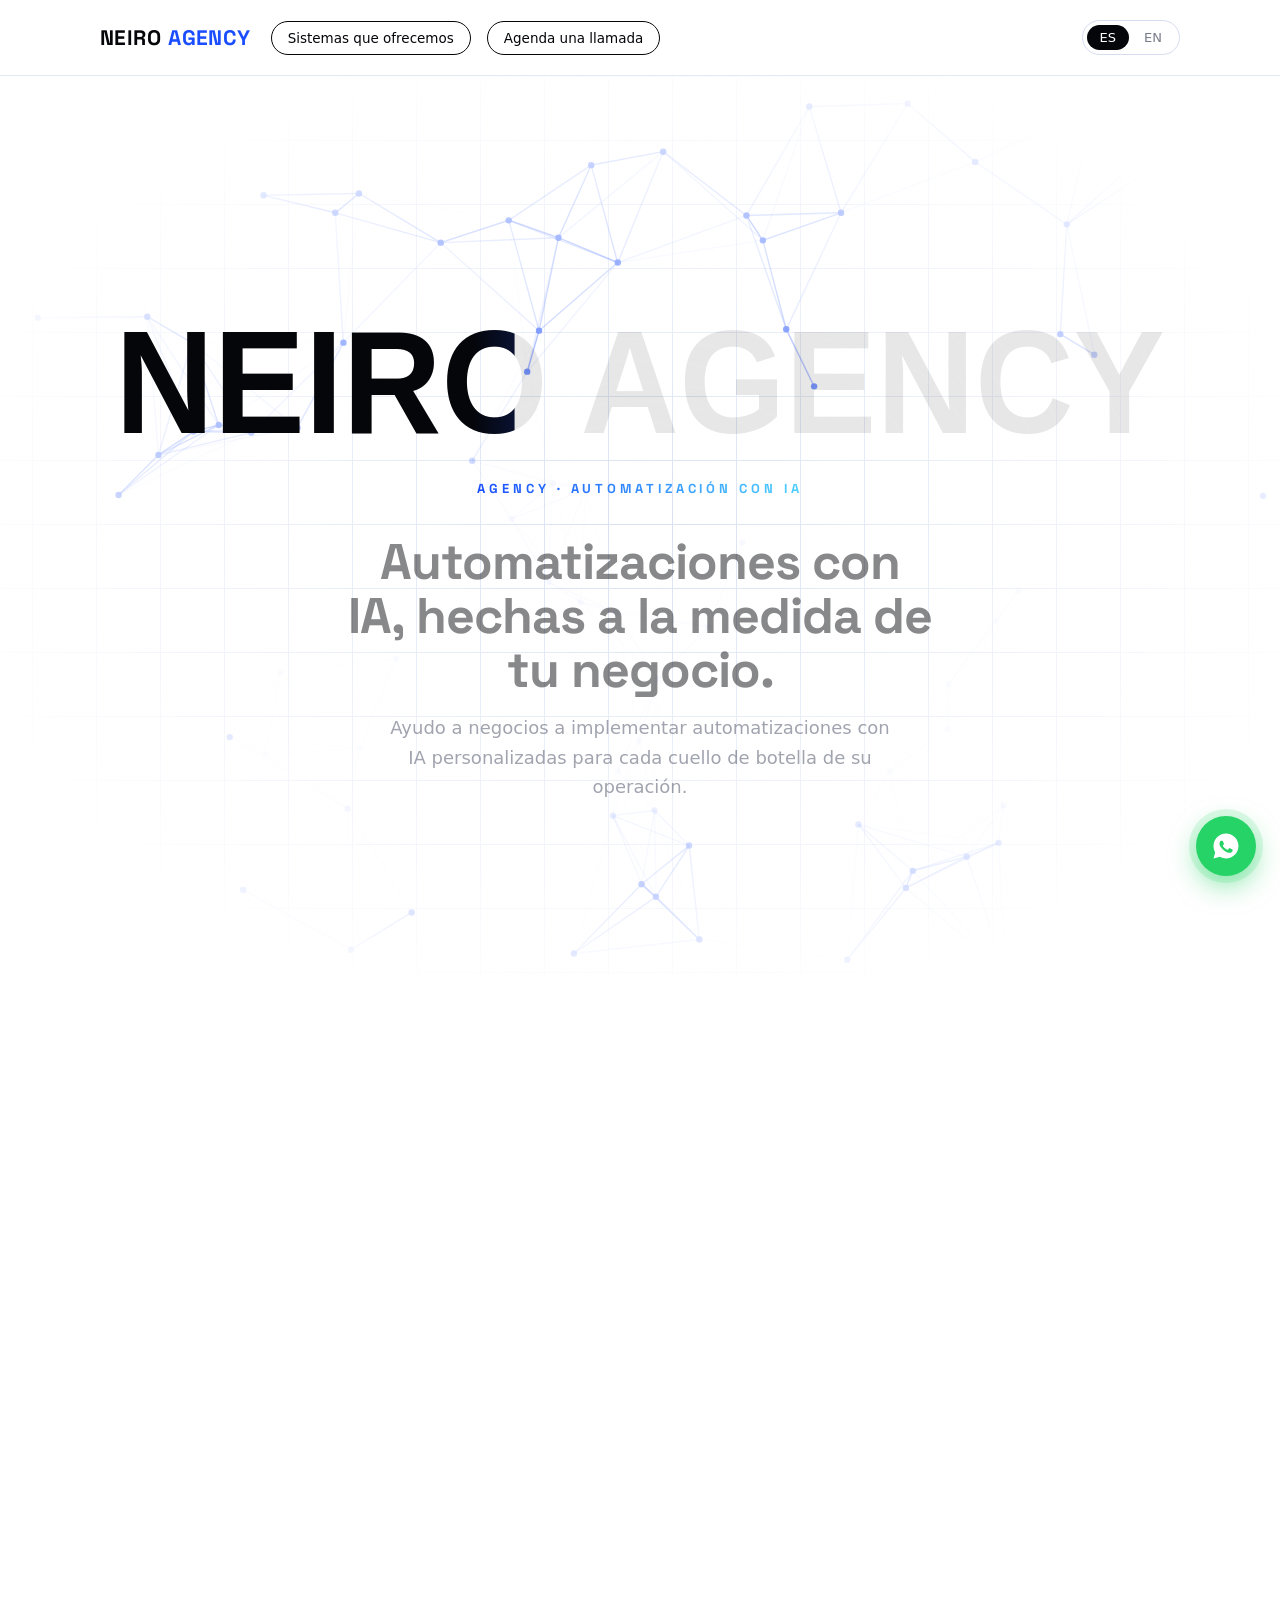
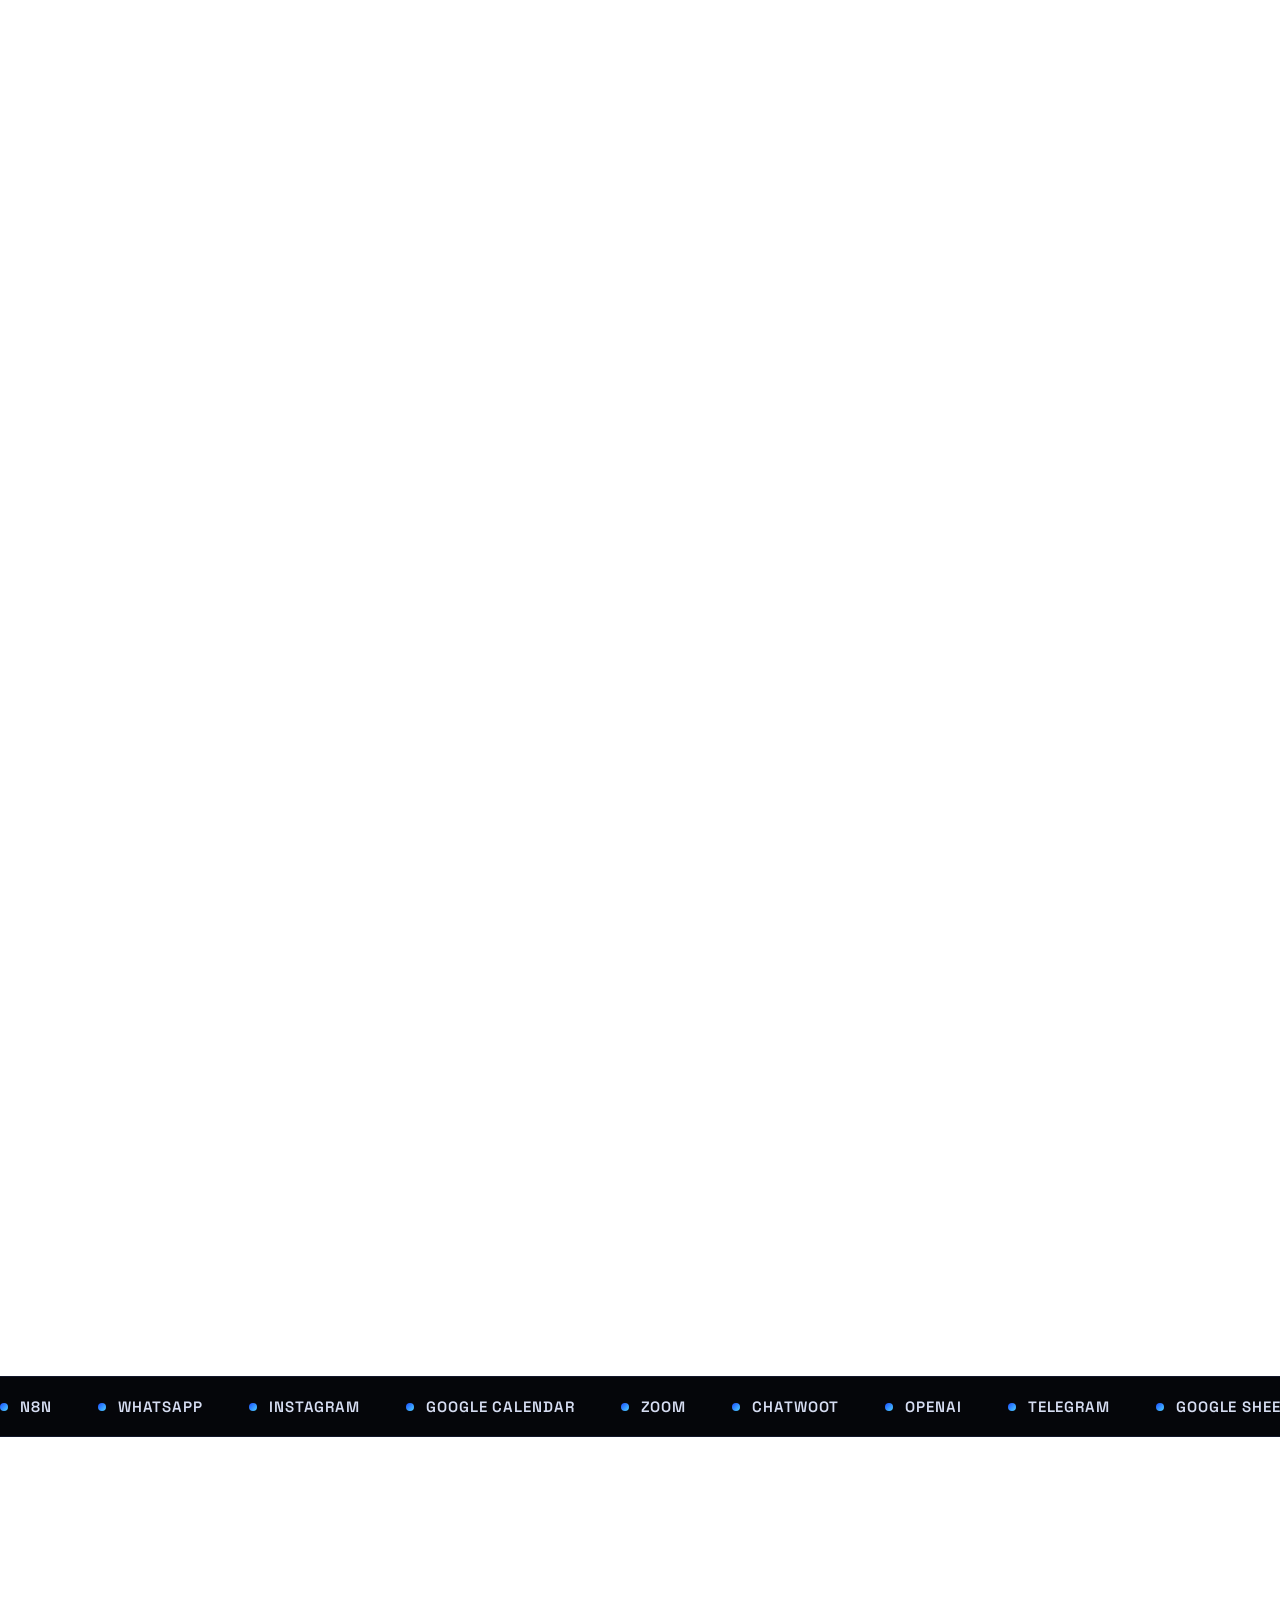
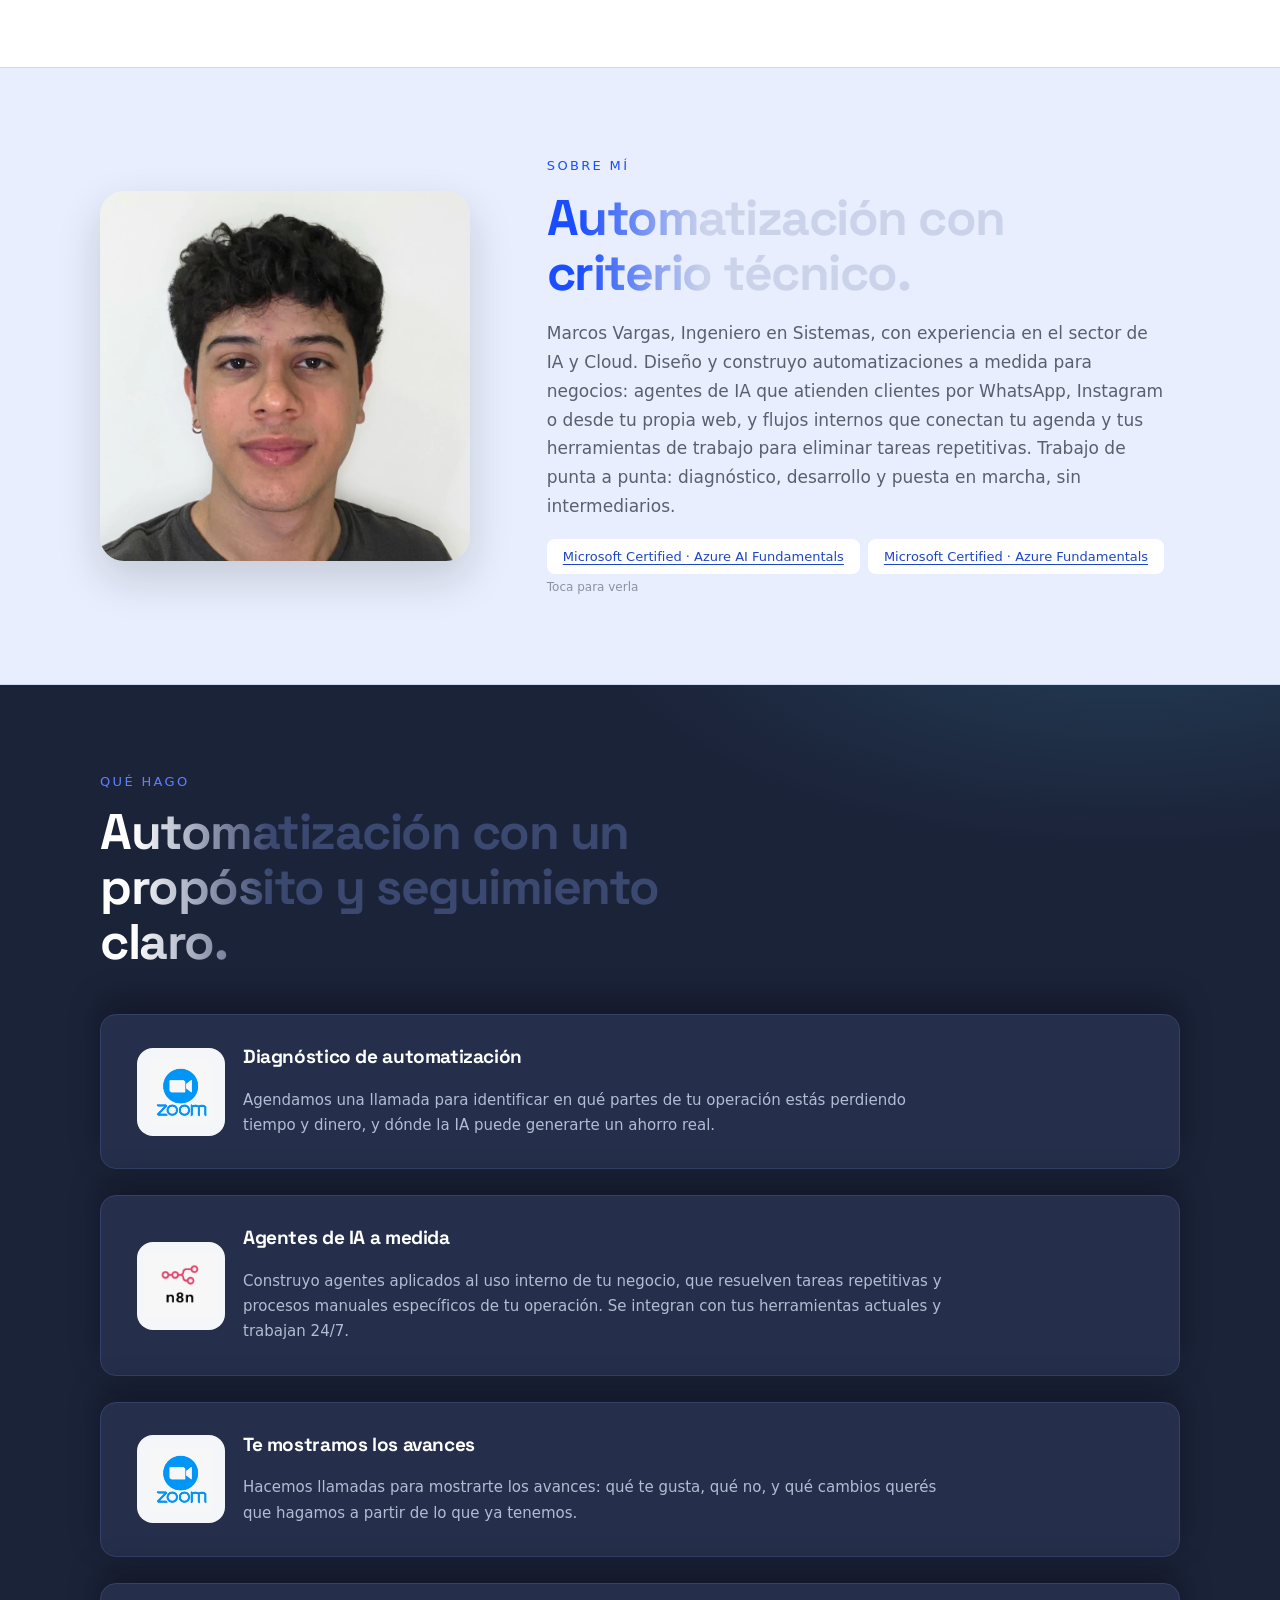
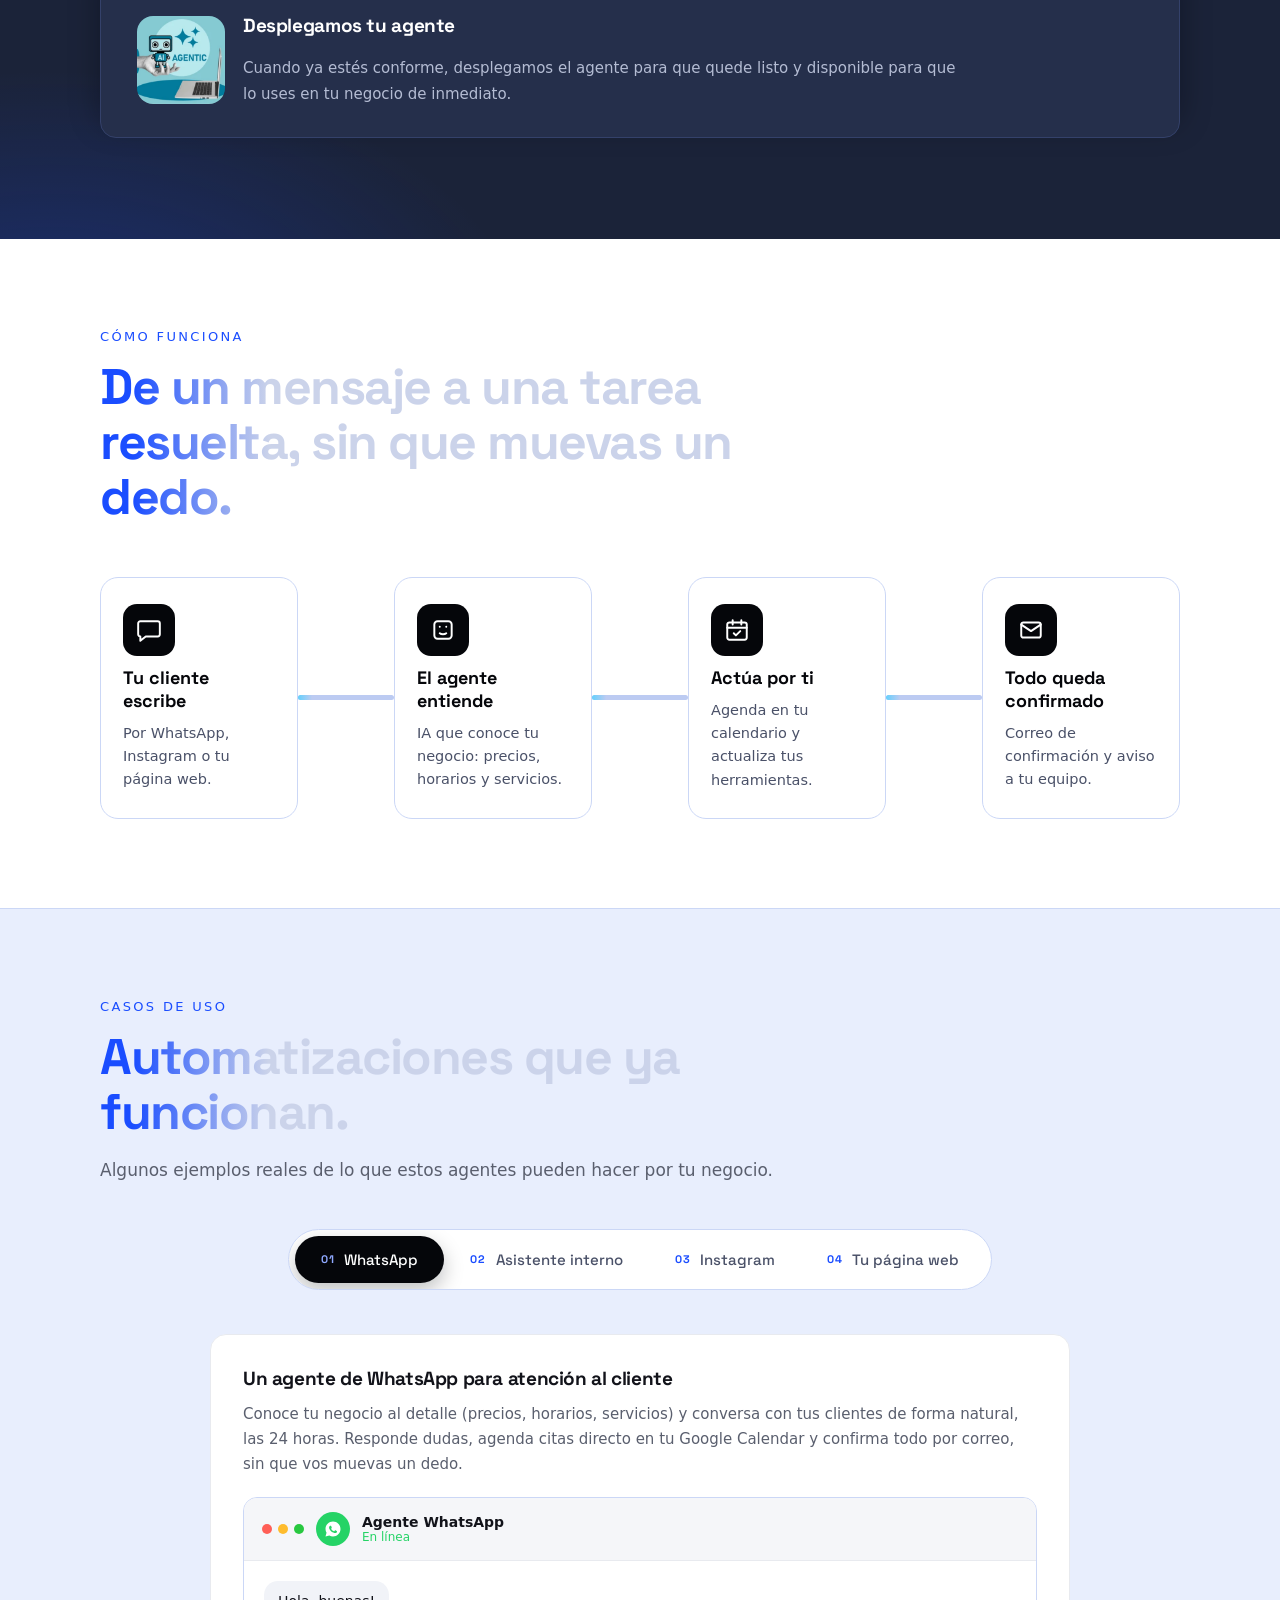
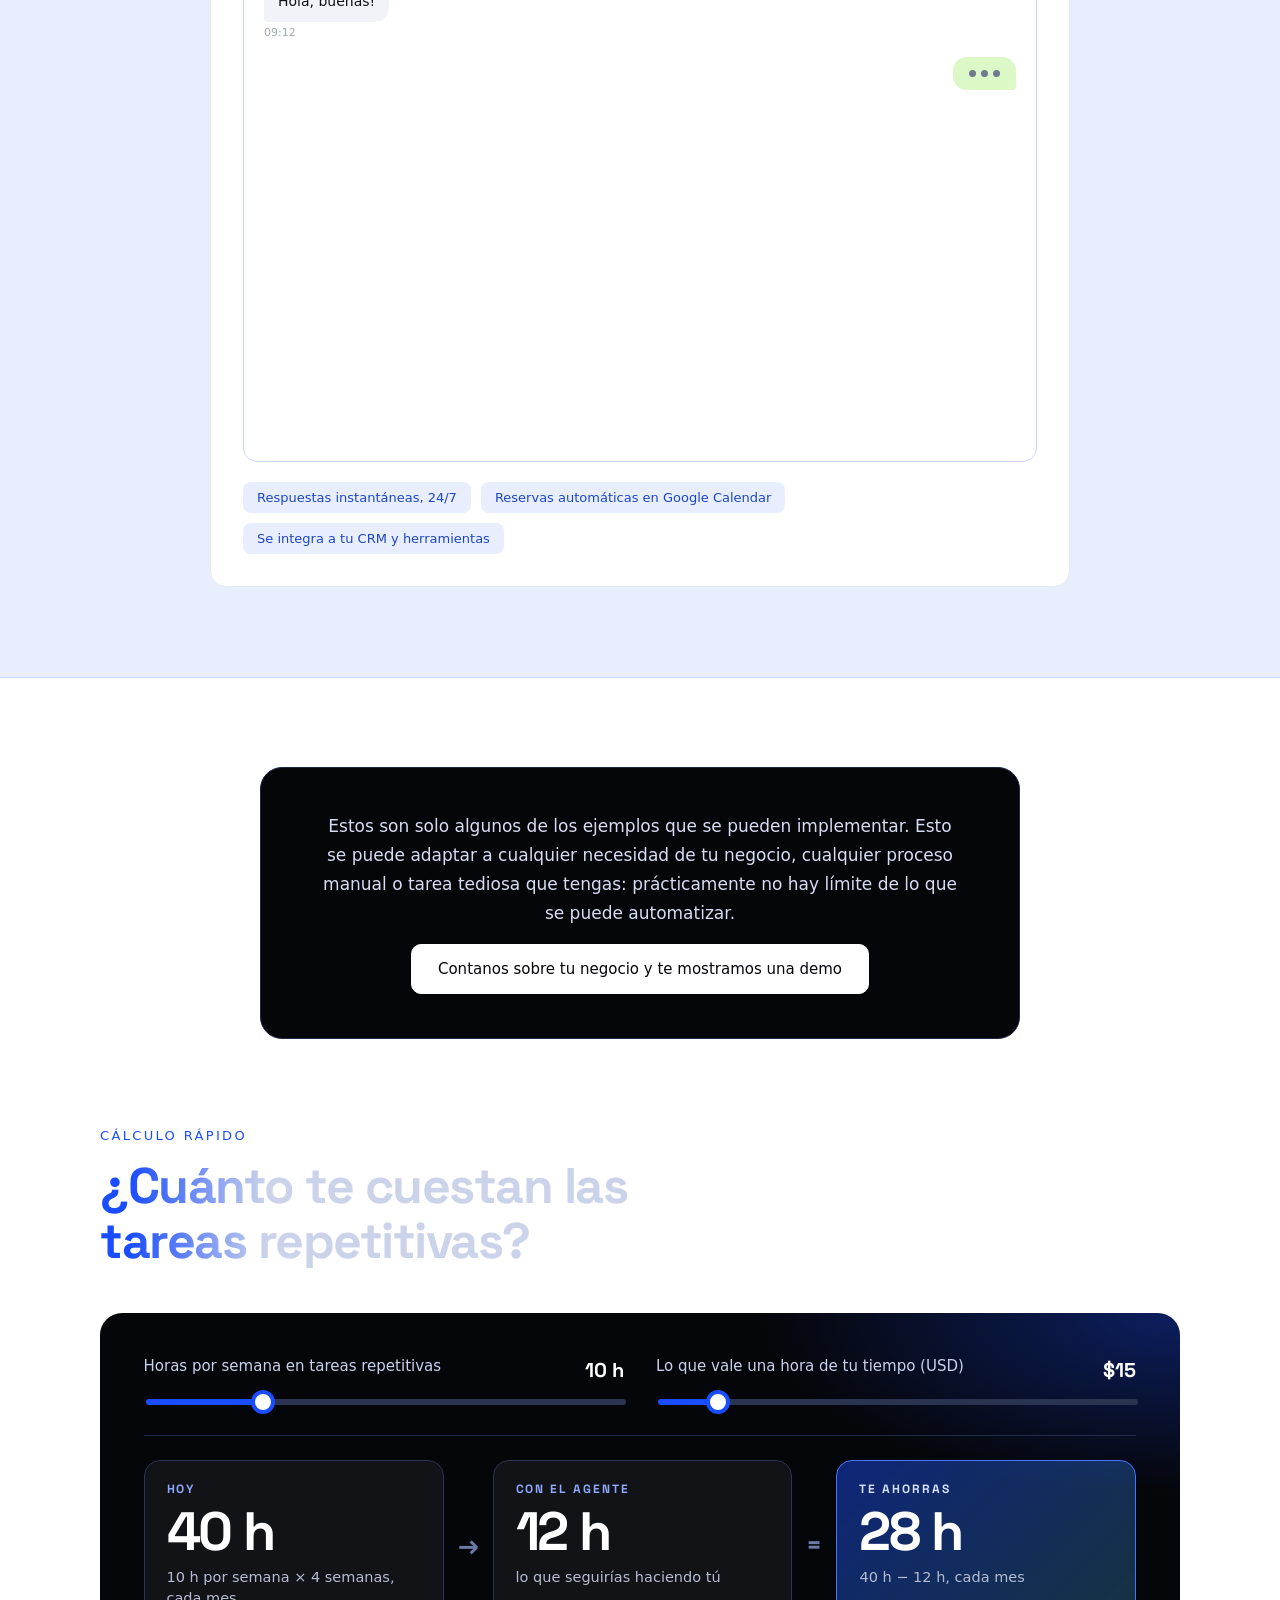
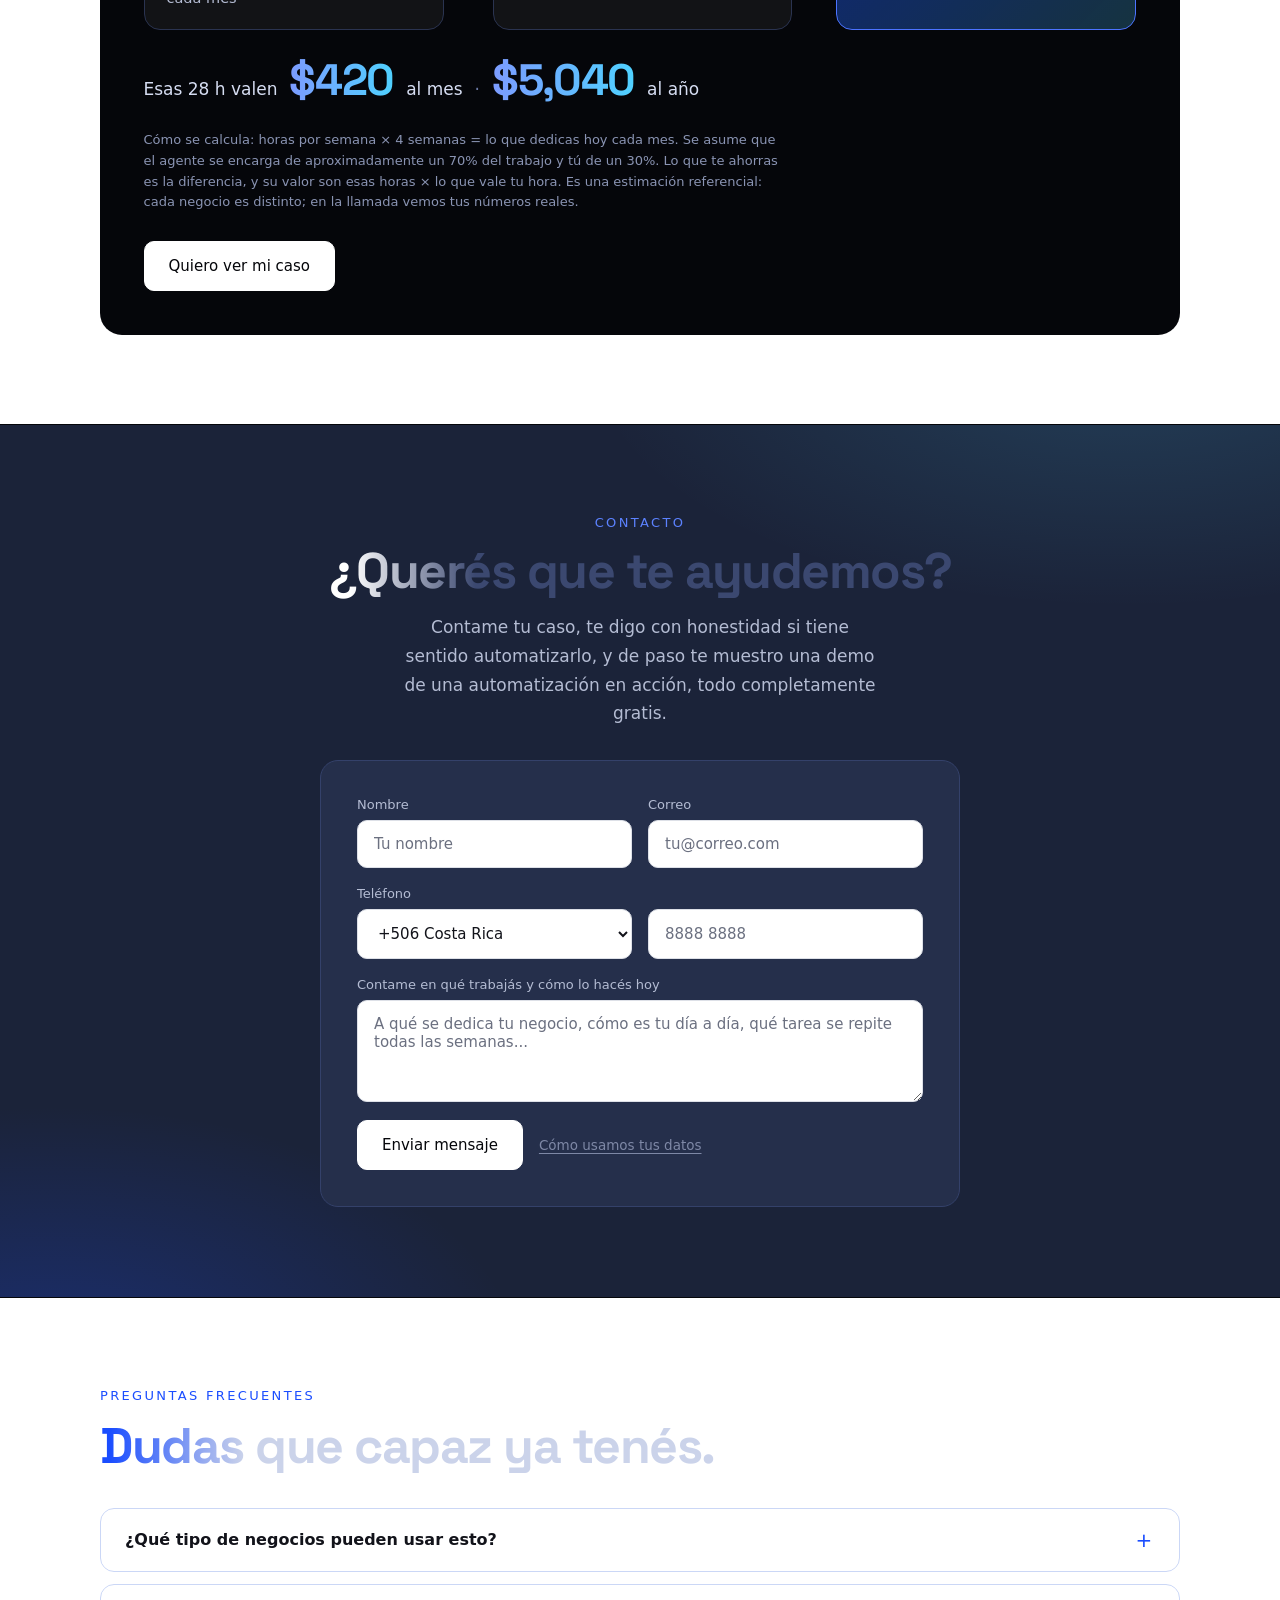
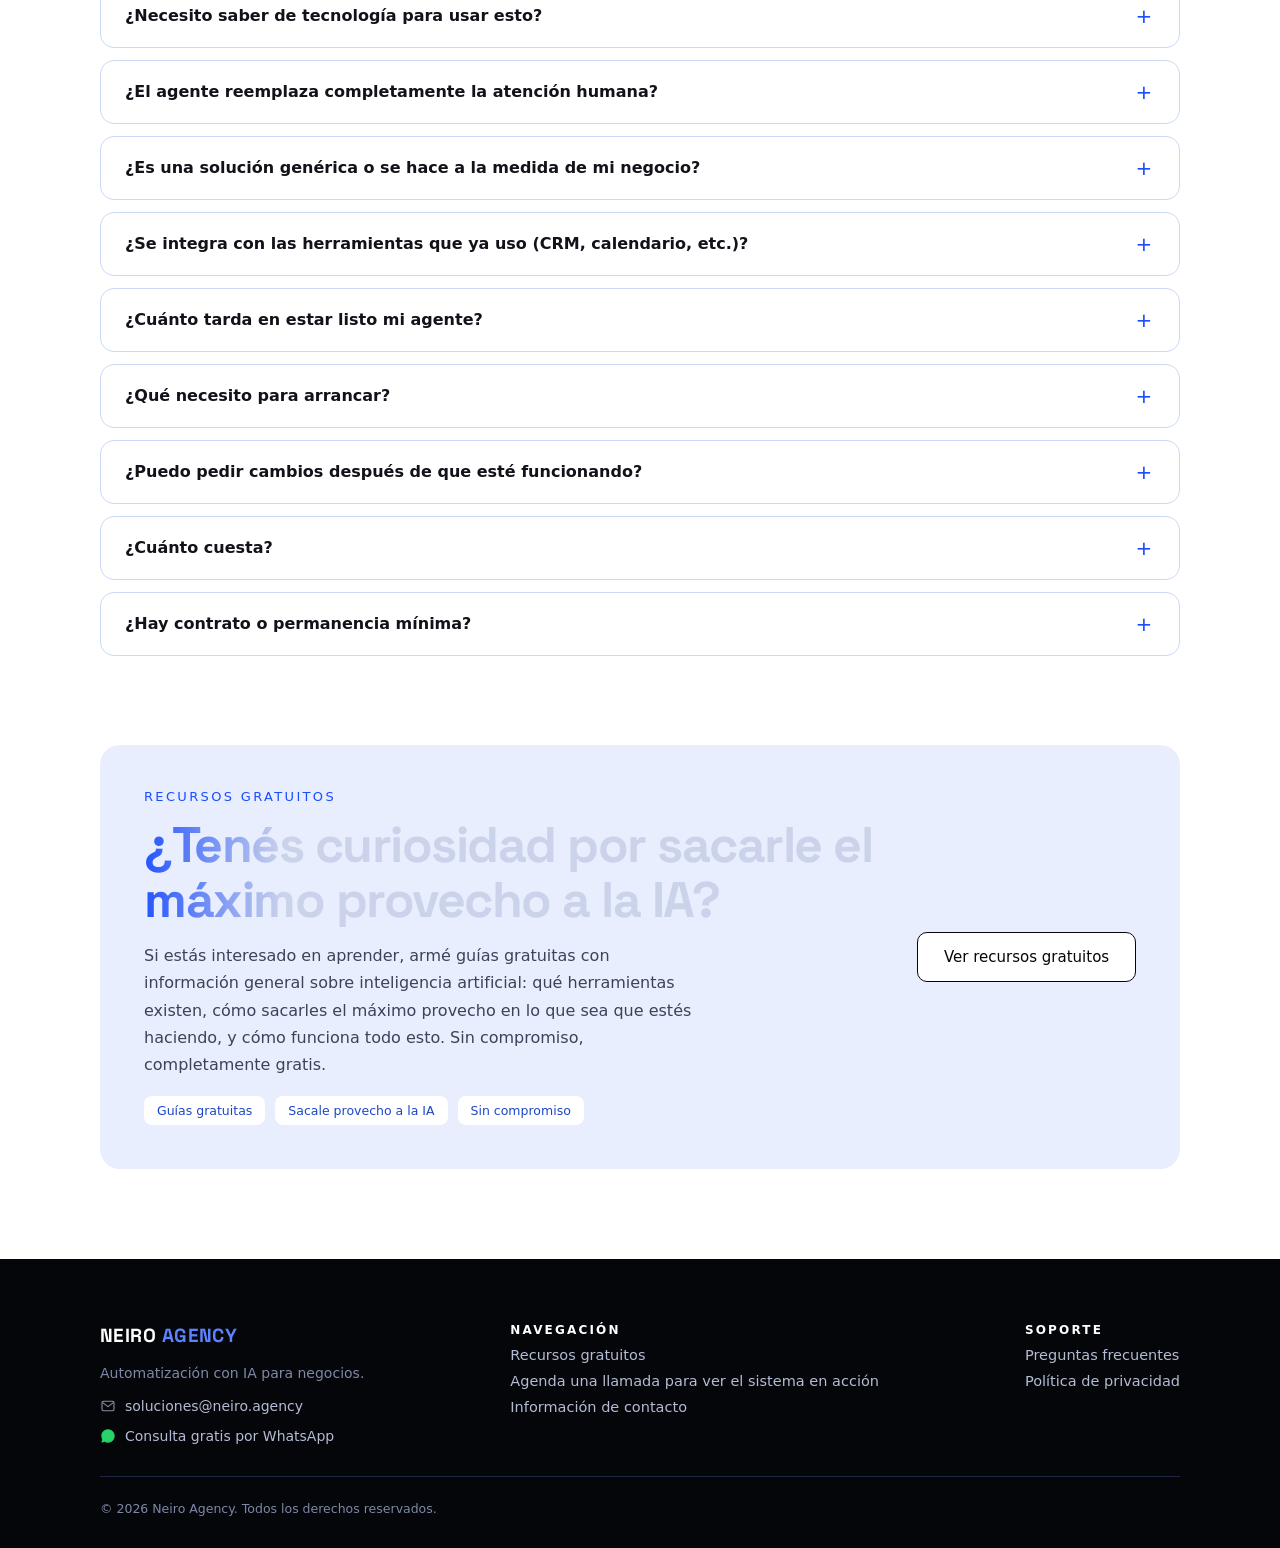
<file: index.html>
<!doctype html>
<html lang="es">
<head>
<meta charset="utf-8">
<meta name="viewport" content="width=device-width, initial-scale=1">
<title>Neiro Agency | Automatización con IA en Costa Rica</title>
<meta name="description" content="Agencia de automatización con IA en Costa Rica: agentes para WhatsApp, Instagram y web, y flujos a la medida de tu negocio. Agenda una llamada.">
<meta property="og:title" content="Neiro Agency | Automatización con IA en Costa Rica">
<meta property="og:description" content="Agencia de automatización con IA en Costa Rica: agentes para WhatsApp, Instagram y web, y flujos a la medida de tu negocio. Agenda una llamada.">
<meta property="og:image" content="https://www.neiro.agency/img/og-image.png">
<meta property="og:url" content="https://www.neiro.agency/">
<meta property="og:type" content="website">
<meta name="twitter:card" content="summary_large_image">
<meta name="twitter:title" content="Neiro Agency | Automatización con IA en Costa Rica">
<meta name="twitter:description" content="Agencia de automatización con IA en Costa Rica: agentes para WhatsApp, Instagram y web, y flujos a la medida de tu negocio. Agenda una llamada.">
<meta name="twitter:image" content="https://www.neiro.agency/img/og-image.png">
<link rel="manifest" href="manifest.json">
<link rel="icon" href="/favicon.ico" sizes="48x48">
<link rel="icon" href="/icon-192.png" type="image/png" sizes="192x192">
<link rel="apple-touch-icon" href="/apple-touch-icon.png">
<link rel="canonical" href="https://www.neiro.agency/">
<script type="application/ld+json">
{
  "@context": "https://schema.org",
  "@graph": [
    {
      "@type": "WebSite",
      "@id": "https://www.neiro.agency/#website",
      "name": "Neiro Agency",
      "alternateName": [
        "Neiro"
      ],
      "url": "https://www.neiro.agency/",
      "inLanguage": "es"
    },
    {
      "@type": "Organization",
      "@id": "https://www.neiro.agency/#organization",
      "name": "Neiro Agency",
      "url": "https://www.neiro.agency/",
      "logo": {
        "@type": "ImageObject",
        "url": "https://www.neiro.agency/icon-512.png",
        "width": 512,
        "height": 512
      },
      "sameAs": [
        "https://www.instagram.com/neiro.agency/",
        "https://www.instagram.com/marcosvarbor/",
        "https://www.tiktok.com/@marcosvargas2907"
      ]
    }
  ]
}
</script>
<link rel="stylesheet" href="https://fonts.googleapis.com/css2?family=Space+Grotesk:wght@500;700&display=swap">
<style>
  :root { --accent: #2F6BFF; }
  * { box-sizing: border-box; }
  html { background: #ffffff; }
  body { margin: 0; background: #ffffff; color: #12131A; font-family: ui-sans-serif, system-ui, -apple-system, 'Segoe UI', sans-serif; overflow-x: hidden; overscroll-behavior-x: none; }
  a { color: var(--accent); text-decoration: none; }
  a:hover { color: #1D46C7; }
  a.btn-ghost, a.btn-ghost:hover { color: #12131A; }
  a.btn:not(.btn-ghost), a.btn:not(.btn-ghost):hover { color: #ffffff; }
  a.nav-cta, a.nav-cta:hover { color: #ffffff !important; background: #FF6A3D; }
  a.nav-cta:hover { background: #E85A2E; }
  .live-dot { position: relative; width: 9px; height: 9px; border-radius: 50%; background: #4ADE80; flex-shrink: 0; }
  .live-dot::after { content: ''; position: absolute; inset: -4px; border-radius: 50%; border: 2px solid #4ADE80; opacity: 0; animation: liveRing 1.8s ease-out infinite; }
  @keyframes liveRing { 0% { transform: scale(.6); opacity: .8; } 100% { transform: scale(1.6); opacity: 0; } }
  @media (prefers-reduced-motion: reduce) { .live-dot::after { animation: none; } }
  .faq-item { transition: border-color .25s ease; box-sizing: border-box; }
  .faq-item:hover { border-color: #C9D5F2; }
  .faq-item summary, a.contact-link, a.nav-link { -webkit-tap-highlight-color: transparent; }
  .faq-item summary { outline: none; }
  .faq-item summary:focus-visible { outline: 2px solid var(--accent); outline-offset: 2px; border-radius: 10px; }
  .faq-item summary::-webkit-details-marker { display: none; }
  .faq-item .faq-icon { flex-shrink: 0; width: 22px; height: 22px; display: flex; align-items: center; justify-content: center; font-size: 20px; font-weight: 400; color: var(--accent); transition: transform .3s cubic-bezier(.34,1.56,.64,1); }
  .faq-item[open]:not([data-open="false"]) .faq-icon, .faq-item[data-open="true"] .faq-icon { transform: rotate(45deg); }
  .pill-tag { display: inline-block; transition: transform .4s cubic-bezier(.34,1.56,.64,1), box-shadow .3s ease; }
  .pill-tag:hover { transform: translateY(-4px) scale(1.05); box-shadow: 0 10px 20px rgba(47,107,255,.18); }
  .pill-tag:active { transform: translateY(-1px) scale(.97); box-shadow: 0 4px 10px rgba(47,107,255,.16); }
  .wa-float { position: fixed; bottom: 24px; right: 24px; width: 60px; height: 60px; border-radius: 50%; background: #25D366; display: flex; align-items: center; justify-content: center; box-shadow: 0 10px 24px rgba(37,211,102,.4); z-index: 500; }
  .wa-float:hover { box-shadow: 0 14px 32px rgba(37,211,102,.5) !important; }
  h1, h2, h3 { font-family: 'Space Grotesk', ui-sans-serif, system-ui, sans-serif; margin: 0; letter-spacing: -0.02em; }
  p { margin: 0; }
  input, select, textarea { font-family: inherit; font-size: 15px; color: #12131A; background: #ffffff; border: 1px solid #DDE0E7; border-radius: 10px; padding: 14px 16px; outline: none; width: 100%; transition: border-color .2s ease, box-shadow .2s ease; }
  input:focus, select:focus, textarea:focus { border-color: var(--accent); box-shadow: 0 0 0 3px rgba(47,107,255,.14); }
  input::placeholder, textarea::placeholder { color: #A2A7B5; }
  @keyframes dcFadeUp { from { opacity: 0; transform: translateY(16px); } to { opacity: 1; transform: none; } }
  .reveal { transition: opacity .8s cubic-bezier(.22,.68,.3,1), transform .8s cubic-bezier(.22,.68,.3,1); }
  body[data-anim="on"] .reveal { opacity: 0; transform: translateY(22px); }
  body[data-anim="on"] .reveal.is-in { opacity: 1; transform: none; }
  .reveal[data-d="1"] { transition-delay: .09s; }
  .reveal[data-d="2"] { transition-delay: .18s; }
  .reveal[data-d="3"] { transition-delay: .27s; }
  .pop { animation: dcFadeUp .45s cubic-bezier(.22,.68,.3,1) both; }
  .lift { transition: transform .45s cubic-bezier(.34,1.56,.64,1), box-shadow .35s ease, border-color .3s ease; }
  .lift:hover, body[data-anim="on"] .reveal.is-in.lift:hover { transform: translateY(-8px) scale(1.015); box-shadow: 0 18px 40px rgba(18,19,26,.12); border-color: #C9D5F2 !important; transition-delay: 0s; }
  .lift:active, body[data-anim="on"] .reveal.is-in.lift:active { transform: translateY(-2px) scale(.99); box-shadow: 0 6px 16px rgba(18,19,26,.1); transition-delay: 0s; }
  .btn { cursor: pointer; user-select: none; transition: transform .4s cubic-bezier(.34,1.56,.64,1), box-shadow .3s ease, background-color .22s ease, border-color .22s ease; border: none; font: inherit; }
  .btn:hover { transform: translateY(-3px) scale(1.03); box-shadow: 0 12px 28px rgba(47,107,255,.28); }
  a.nav-link { display: inline-block; transition: transform .4s cubic-bezier(.34,1.56,.64,1); }
  a.nav-link:hover { transform: translateY(-2px) scale(1.06); }
  .btn:active { transform: translateY(0); box-shadow: none; }
  .btn-ghost:hover { box-shadow: 0 10px 24px rgba(18,19,26,.10); border-color: #B9C0CF; }
  .rail { scrollbar-width: none; -ms-overflow-style: none; }
  .rail::-webkit-scrollbar { display: none; width: 0; height: 0; }
  .arrow { cursor: pointer; transition: background-color .2s ease, border-color .2s ease, transform .4s cubic-bezier(.34,1.56,.64,1); border: none; font: inherit; }
  .arrow:hover { background: #EDF2FF; border-color: var(--accent); transform: translateY(-3px) scale(1.08); }
  .field-error { font-size: 13px; color: #C0392B; }
  .info-grid { display: grid; grid-template-columns: 1fr; gap: 1px; background: #E8EAEF; border: 1px solid #E8EAEF; border-radius: 18px; overflow: hidden; }
  @media (min-width: 640px) { .info-grid { grid-template-columns: repeat(2, minmax(0, 1fr)); } }
  @media (min-width: 900px) { .info-grid { grid-template-columns: repeat(3, minmax(0, 1fr)); } }
  .lang-btn.is-active { color: #ffffff !important; background: #FF6A3D !important; }
  .lang-btn, .btn, a { touch-action: manipulation; }
  @media (max-width: 480px) {
    .lang-btn { padding: 9px 15px !important; font-size: 14px !important; }
    .phone-row select, .phone-row input { font-size: 16px !important; }
    .footer-row { flex-direction: column; justify-content: center; text-align: center; }
    .footer-row .footer-meta { align-items: center; }
  }
  @media (max-width: 640px) {
    .header-outer { justify-content: space-between; }
    .header-logo { order: 1; }
    .header-toggle { order: 2; margin-left: 0; }
    .header-links { order: 3; flex-basis: 100%; }
    .header-links { gap: 6px !important; }
    .header-links .nav-cta { font-size: 12px !important; padding: 7px 10px !important; white-space: nowrap; }
  }
  .lang-btn:not(.is-active) { color: #777C8A !important; background: transparent !important; }
  [hidden] { display: none !important; }
  a.contact-link { text-decoration: none; color: inherit; }
  a.contact-link:hover .contact-text, a.contact-link.contact-mail:hover { text-decoration: underline; text-underline-offset: 3px; }
  a.contact-link:focus-visible { outline: 2px solid var(--accent); outline-offset: 4px; border-radius: 4px; }
  @keyframes dcFade { from { opacity: 0; } to { opacity: 1; } }
  @keyframes dcPopIn { from { opacity: 0; transform: translateY(14px) scale(.96); } to { opacity: 1; transform: none; } }
  .modal { position: fixed; inset: 0; z-index: 1000; display: flex; align-items: center; justify-content: center; padding: 20px; }
  .modal-backdrop { position: absolute; inset: 0; background: rgba(18,19,26,.55); animation: dcFade .2s ease both; }
  .modal-card { position: relative; width: 100%; max-width: 420px; max-height: calc(100vh - 40px); max-height: calc(100dvh - 40px); overflow-y: auto; background: #ffffff; border-radius: 20px; padding: 36px 28px 28px; text-align: center; display: flex; flex-direction: column; align-items: center; gap: 12px; box-shadow: 0 24px 60px rgba(18,19,26,.28); animation: dcPopIn .28s cubic-bezier(.22,.68,.3,1) both; }
  .modal-x { position: absolute; top: 10px; right: 10px; width: 38px; height: 38px; display: flex; align-items: center; justify-content: center; border: none; background: transparent; border-radius: 10px; font-size: 26px; line-height: 1; color: #5A5F6E; cursor: pointer; transition: background-color .2s ease; }
  .modal-x:hover { background: #F1F3F8; }
  .modal-icon { width: 56px; height: 56px; border-radius: 50%; display: flex; align-items: center; justify-content: center; flex-shrink: 0; }
  .modal-icon.ok { background: var(--accent); }
  .modal-icon.err { background: #C0392B; }
  .modal-card h3 { font-size: 21px; line-height: 1.3; font-weight: 700; color: #12131A; }
  .modal-card p { font-size: 15px; line-height: 1.6; color: #444C63; }
  .hp { position: absolute; left: -9999px; top: auto; width: 1px; height: 1px; overflow: hidden; }
  @media (prefers-reduced-motion: reduce) {
    .reveal, .pop, .lift, .btn, .arrow, .modal-card, .modal-backdrop { animation: none !important; transition: none !important; opacity: 1 !important; transform: none !important; }
  }
</style>
<link rel="stylesheet" href="neiro-theme.css?v=20261111">
<link rel="preconnect" href="https://chatwoot.neiro.agency" crossorigin>
<link rel="preload" as="script" href="https://chatwoot.neiro.agency/packs/js/sdk.js">
<noscript><style>#preloader{display:none!important}</style></noscript>
</head>
<body class="is-loading">
<div id="preloader" aria-hidden="true"><div class="pl-logo"><img src="img/neiro-agency-logo.svg" alt=""><span class="pl-fill"></span></div><div class="pl-count">0</div><i class="pl-bar"></i></div>

<div id="site-header" style="border-bottom: 1px solid #ECEDF1; background: #ffffff; position: fixed; top: 0; left: 0; right: 0; width: 100%; z-index: 10;">
  <div class="header-outer" style="max-width: 1160px; margin: 0 auto; padding: 20px clamp(20px, 4vw, 40px); display: flex; align-items: center; justify-content: flex-start; gap: 16px 20px; flex-wrap: wrap;">
    <div class="header-logo" style="font-family: 'Space Grotesk', ui-sans-serif, system-ui, sans-serif; font-weight: 700; font-size: 21px; letter-spacing: -0.02em; display: flex; gap: 7px;">
      <span style="color: #12131A;">Neiro</span><span style="color: var(--accent);">Agency</span>
    </div>
    <div class="header-links" style="display: flex; align-items: center; gap: 16px; flex-wrap: wrap;">
      <a href="#casos-de-uso" class="btn nav-cta" data-en="What we offer" style="font-size: 13.5px; font-weight: 500; border-radius: 999px; padding: 8px 16px;">Sistemas que ofrecemos</a>
      <a href="contacto.html" class="btn nav-cta" data-en="Book a call" style="font-size: 13.5px; font-weight: 500; border-radius: 999px; padding: 8px 16px;">Agenda una llamada</a>
    </div>
    <div class="header-toggle" style="display: flex; align-items: center; gap: 2px; border: 1px solid #E4E6EC; border-radius: 999px; padding: 4px; margin-left: auto;">
      <button class="btn lang-btn is-active" id="lang-es" style="font-size: 13px; font-weight: 500; border-radius: 999px; padding: 5px 13px;">ES</button>
      <button class="btn lang-btn" id="lang-en" style="font-size: 13px; font-weight: 500; border-radius: 999px; padding: 5px 13px;">EN</button>
    </div>
  </div>
</div>
<div id="header-spacer"></div>

<section class="hero-track" id="inicio">
  <div class="hero-sticky">
    <div class="hero-glow" aria-hidden="true"></div>
    <div class="hero-logo" role="img" aria-label="NEIRO Agency">
      <img class="hero-logo-base" src="img/neiro-agency-logo.svg" alt="" aria-hidden="true">
      <span class="hero-logo-fill" aria-hidden="true"></span>
    </div>
    <span class="hero-tag">AGENCY · AUTOMATIZACIÓN CON IA</span>
    <div class="hero-copy">
    <h1 data-en="AI automations, tailored to your business." style="font-size: clamp(34px, 5vw, 58px); line-height: 1.06; font-weight: 700; color: #12131A; text-wrap: pretty;">Automatizaciones con IA, hechas a la medida de tu negocio.</h1>
    <p data-en="I help businesses implement custom AI automations for every bottleneck in their operation." style="font-size: clamp(16px, 1.6vw, 18px); line-height: 1.65; color: #5A5F6E; max-width: 520px;">Ayudo a negocios a implementar automatizaciones con IA personalizadas para cada cuello de botella de su operación.</p>
    </div>
    <span class="hero-scroll" aria-hidden="true"><i></i></span>
  </div>
</section>

<div class="marquee" role="region" aria-label="Herramientas">
  <div class="marquee-track"><span><i></i>n8n</span><span><i></i>WhatsApp</span><span><i></i>Instagram</span><span><i></i>Google Calendar</span><span><i></i>Zoom</span><span><i></i>Chatwoot</span><span><i></i>OpenAI</span><span><i></i>Telegram</span><span><i></i>Google Sheets</span><span><i></i>Gmail</span></div>
</div>

<section class="stats">
  <div class="stat reveal"><b data-count="41">41</b><span data-en="free guides">guías gratuitas</span></div>
  <div class="stat reveal" data-d="1"><b>24/7</b><span data-en="agents working for you">agentes trabajando por ti</span></div>
    <div class="stat reveal" data-d="2"><b data-count="0">0</b><span data-en="middlemen, end to end">intermediarios, de punta a punta</span></div>
</section>


<div class="sec-light" style="background: #FAFBFD; border-top: 1px solid #ECEDF1; border-bottom: 1px solid #ECEDF1;">
  <div class="reveal" style="max-width: 1160px; margin: 0 auto; padding: clamp(56px, 7vw, 92px) clamp(20px, 4vw, 40px); display: flex; align-items: center; gap: clamp(40px, 6vw, 80px); flex-wrap: wrap;">
    <div style="flex: 0 0 clamp(250px, 30vw, 370px); width: clamp(250px, 30vw, 370px); height: clamp(250px, 30vw, 370px); border-radius: 24px; overflow: hidden; box-shadow: 0 18px 44px rgba(18,19,26,.16);">
      <img src="img/marcos.jpg" alt="Marcos Vargas" style="width: 100%; height: 100%; object-fit: cover; display: block;">
    </div>
    <div style="flex: 1 1 420px; display: flex; flex-direction: column; align-items: flex-start; gap: 18px;">
      <span data-en="About me" style="font-size: 13px; font-weight: 500; letter-spacing: 0.12em; text-transform: uppercase; color: var(--accent);">Sobre mí</span>
      <h2 data-en="Automation with technical judgment." style="font-size: clamp(26px, 3vw, 30px); line-height: 1.22; font-weight: 700; color: #12131A;">Automatización con criterio técnico.</h2>
      <p data-en="Marcos Vargas, Systems Engineer, with experience in AI and Cloud. I design and build custom automations for businesses: AI agents that talk to customers on WhatsApp, Instagram or your own website, and internal workflows that connect your calendar and your tools to remove repetitive work. I handle everything end to end: diagnosis, development and rollout, with no middlemen." style="font-size: clamp(15px, 1.6vw, 17px); line-height: 1.7; color: #5A5F6E; max-width: 620px;">Marcos Vargas, Ingeniero en Sistemas, con experiencia en el sector de IA y Cloud. Diseño y construyo automatizaciones a medida para negocios: agentes de IA que atienden clientes por WhatsApp, Instagram o desde tu propia web, y flujos internos que conectan tu agenda y tus herramientas de trabajo para eliminar tareas repetitivas. Trabajo de punta a punta: diagnóstico, desarrollo y puesta en marcha, sin intermediarios.</p>
      <div style="display: flex; flex-direction: column; align-items: flex-start; gap: 6px;">
        <div style="display: flex; flex-wrap: wrap; gap: 8px;">
          <a class="pill-tag" href="https://learn.microsoft.com/api/credentials/share/en-us/MarcosVargas-8392/3A2CA150854E9B7E?sharingId=3E9BD1F639E4439" target="_blank" rel="noopener" style="font-size: 13px; font-weight: 500; color: #1D46C7; background: #EDF2FF; border-radius: 8px; padding: 10px 16px; text-decoration: underline; text-underline-offset: 3px;">Microsoft Certified · Azure AI Fundamentals</a>
          <a class="pill-tag" href="https://learn.microsoft.com/api/credentials/share/en-us/MarcosVargas-8392/8D9307924DBA666E?sharingId=3E9BD1F639E4439" target="_blank" rel="noopener" style="font-size: 13px; font-weight: 500; color: #1D46C7; background: #EDF2FF; border-radius: 8px; padding: 10px 16px; text-decoration: underline; text-underline-offset: 3px;">Microsoft Certified · Azure Fundamentals</a>
        </div>
        <span data-en="Tap to verify" style="font-size: 12px; color: #8C91A0;">Toca para verla</span>
      </div>
    </div>
  </div>
</div>

<div class="sec-dark"><div style="max-width: 1160px; width: 100%; margin: 0 auto; padding: clamp(60px, 7vw, 96px) clamp(20px, 4vw, 40px); display: flex; flex-direction: column; gap: 44px;">
  <div class="reveal" style="display: flex; flex-direction: column; gap: 16px; max-width: 680px;">
    <span data-en="What I do" style="font-size: 13px; font-weight: 500; letter-spacing: 0.12em; text-transform: uppercase; color: var(--accent);">Qué hago</span>
    <h2 data-en="Automation with a clear purpose and follow-through." style="font-size: clamp(28px, 4vw, 38px); line-height: 1.16; font-weight: 700; color: #12131A;">Automatización con un propósito y seguimiento claro.</h2>
  </div>
  <div class="stack-grid" style="display: grid; grid-template-columns: repeat(auto-fit, minmax(min(420px, 100%), 1fr)); gap: 24px;">

    <div class="reveal lift" style="border: 1px solid #E8EAEF; border-radius: 16px; padding: 32px; display: flex; flex-direction: column; gap: 18px; background: #ffffff;">
      <div style="width: 88px; height: 88px; border-radius: 16px; background: #F5F6F9; display: flex; align-items: center; justify-content: center; overflow: hidden;">
        <img src="img/zoom.png" alt="Zoom" style="width: 64px; height: 64px; object-fit: contain;">
      </div>
      <h3 data-en="Automation diagnosis" style="font-size: 19px; line-height: 1.3; font-weight: 700; color: #12131A;">Diagnóstico de automatización</h3>
      <p data-en="We schedule a call to identify where your operation is losing time and money, and where AI can create real savings for your business." style="font-size: 15px; line-height: 1.68; color: #5A5F6E;">Agendamos una llamada para identificar en qué partes de tu operación estás perdiendo tiempo y dinero, y dónde la IA puede generarte un ahorro real.</p>
    </div>

    <div class="reveal lift" data-d="1" style="border: 1px solid #E8EAEF; border-radius: 16px; padding: 32px; display: flex; flex-direction: column; gap: 18px; background: #ffffff;">
      <div style="width: 88px; height: 88px; border-radius: 16px; background: #F5F6F9; display: flex; align-items: center; justify-content: center; overflow: hidden;">
        <img src="img/n8n.png" alt="n8n" style="width: 74px; height: 74px; object-fit: contain;">
      </div>
      <h3 data-en="Custom AI agents" style="font-size: 19px; line-height: 1.3; font-weight: 700; color: #12131A;">Agentes de IA a medida</h3>
      <p data-en="I build agents for internal use in your business, solving repetitive tasks and manual processes specific to your operation. They integrate with your current tools and work 24/7." style="font-size: 15px; line-height: 1.68; color: #5A5F6E;">Construyo agentes aplicados al uso interno de tu negocio, que resuelven tareas repetitivas y procesos manuales específicos de tu operación. Se integran con tus herramientas actuales y trabajan 24/7.</p>
    </div>

    <div class="reveal lift" data-d="2" style="border: 1px solid #E8EAEF; border-radius: 16px; padding: 32px; display: flex; flex-direction: column; gap: 18px; background: #ffffff;">
      <div style="width: 88px; height: 88px; border-radius: 16px; background: #F5F6F9; display: flex; align-items: center; justify-content: center; overflow: hidden;">
        <img src="img/zoom.png" alt="Zoom" style="width: 64px; height: 64px; object-fit: contain;">
      </div>
      <h3 data-en="We show you the progress" style="font-size: 19px; line-height: 1.3; font-weight: 700; color: #12131A;">Te mostramos los avances</h3>
      <p data-en="We hop on calls to walk you through the progress: what you like, what you don't, and what changes you want based on what we've already built." style="font-size: 15px; line-height: 1.68; color: #5A5F6E;">Hacemos llamadas para mostrarte los avances: qué te gusta, qué no, y qué cambios querés que hagamos a partir de lo que ya tenemos.</p>
    </div>

    <div class="reveal lift" data-d="3" style="border: 1px solid #E8EAEF; border-radius: 16px; padding: 32px; display: flex; flex-direction: column; gap: 18px; background: #ffffff;">
      <div style="width: 88px; height: 88px; border-radius: 16px; background: #F5F6F9; display: flex; align-items: center; justify-content: center; overflow: hidden;">
        <img src="img/despliegue.png" alt="Despliegue" style="width: 100%; height: 100%; object-fit: cover;">
      </div>
      <h3 data-en="We deploy your agent" style="font-size: 19px; line-height: 1.3; font-weight: 700; color: #12131A;">Desplegamos tu agente</h3>
      <p data-en="Once you're happy with it, we deploy the agent so it's ready and available for you to start using in your business right away." style="font-size: 15px; line-height: 1.68; color: #5A5F6E;">Cuando ya estés conforme, desplegamos el agente para que quede listo y disponible para que lo uses en tu negocio de inmediato.</p>
    </div>

  </div>
</div>

</div>

<div class="how" id="como-funciona">
  <div class="how-in">
    <div class="reveal" style="display:flex;flex-direction:column;gap:16px;max-width:680px;">
      <span data-en="How it works" style="font-size: 13px; font-weight: 500; letter-spacing: 0.12em; text-transform: uppercase; color: var(--accent);">Cómo funciona</span>
      <h2 data-en="From a message to a done task, on its own." style="font-size: clamp(28px, 4vw, 38px); line-height: 1.16; font-weight: 700; color: #12131A;">De un mensaje a una tarea resuelta, sin que muevas un dedo.</h2>
    </div>
    <div class="flow">
      <div class="flow-node reveal"><span class="flow-ico"><svg viewBox="0 0 24 24" fill="none" stroke="currentColor" stroke-width="1.8" stroke-linecap="round" stroke-linejoin="round" aria-hidden="true"><path d="M4 4h16a2 2 0 0 1 2 2v10a2 2 0 0 1-2 2H9l-5 4v-4a2 2 0 0 1-2-2V6a2 2 0 0 1 2-2Z"/></svg></span><b data-en="Your customer writes">Tu cliente escribe</b><p data-en="On WhatsApp, Instagram or your website.">Por WhatsApp, Instagram o tu página web.</p></div>
      <i class="flow-link" aria-hidden="true"></i>
      <div class="flow-node reveal" data-d="1"><span class="flow-ico"><svg viewBox="0 0 24 24" fill="none" stroke="currentColor" stroke-width="1.8" stroke-linecap="round" stroke-linejoin="round" aria-hidden="true"><rect x="4" y="4" width="16" height="16" rx="3"/><path d="M9 9h.01M15 9h.01M9 15c1.5 1.2 4.5 1.2 6 0"/></svg></span><b data-en="The agent understands">El agente entiende</b><p data-en="AI that knows your business: prices, hours, services.">IA que conoce tu negocio: precios, horarios y servicios.</p></div>
      <i class="flow-link" aria-hidden="true"></i>
      <div class="flow-node reveal" data-d="2"><span class="flow-ico"><svg viewBox="0 0 24 24" fill="none" stroke="currentColor" stroke-width="1.8" stroke-linecap="round" stroke-linejoin="round" aria-hidden="true"><rect x="3" y="5" width="18" height="16" rx="2"/><path d="M3 10h18M8 3v4M16 3v4M9 15l2 2 4-4"/></svg></span><b data-en="It acts for you">Actúa por ti</b><p data-en="Books on your calendar and updates your tools.">Agenda en tu calendario y actualiza tus herramientas.</p></div>
      <i class="flow-link" aria-hidden="true"></i>
      <div class="flow-node reveal" data-d="3"><span class="flow-ico"><svg viewBox="0 0 24 24" fill="none" stroke="currentColor" stroke-width="1.8" stroke-linecap="round" stroke-linejoin="round" aria-hidden="true"><rect x="3" y="5" width="18" height="14" rx="2"/><path d="m3 7 9 6 9-6"/></svg></span><b data-en="Everything is confirmed">Todo queda confirmado</b><p data-en="Confirmation email and a heads-up for your team.">Correo de confirmación y aviso a tu equipo.</p></div>
    </div>
  </div>
</div>

<div id="casos-de-uso" style="background: #FAFBFD; border-top: 1px solid #ECEDF1; border-bottom: 1px solid #ECEDF1;">
  <div style="max-width: 1160px; width: 100%; margin: 0 auto; padding: clamp(60px, 7vw, 96px) clamp(20px, 4vw, 40px); display: flex; flex-direction: column; gap: 44px;">
    <div class="reveal" style="display: flex; flex-direction: column; gap: 16px; max-width: 680px;">
      <span data-en="Use cases" style="font-size: 13px; font-weight: 500; letter-spacing: 0.12em; text-transform: uppercase; color: var(--accent);">Casos de uso</span>
      <h2 data-en="Automations that already work." style="font-size: clamp(28px, 4vw, 38px); line-height: 1.16; font-weight: 700; color: #12131A;">Automatizaciones que ya funcionan.</h2>
      <p data-en="Some real examples of what these agents can do for your business." style="font-size: clamp(15px, 1.6vw, 17px); line-height: 1.7; color: #5A5F6E;">Algunos ejemplos reales de lo que estos agentes pueden hacer por tu negocio.</p>
    </div>

    <div class="uc-tabs reveal" role="tablist" aria-label="Casos de uso">
      <i class="uc-ind" aria-hidden="true"></i>
      <button type="button" class="uc-tab is-active" role="tab" aria-selected="true" data-uc="0"><b>01</b><span data-en="WhatsApp">WhatsApp</span></button>
      <button type="button" class="uc-tab" role="tab" aria-selected="false" data-uc="1"><b>02</b><span data-en="Internal assistant">Asistente interno</span></button>
      <button type="button" class="uc-tab" role="tab" aria-selected="false" data-uc="2"><b>03</b><span data-en="Instagram">Instagram</span></button>
      <button type="button" class="uc-tab" role="tab" aria-selected="false" data-uc="3"><b>04</b><span data-en="Your website">Tu página web</span></button>
    </div>

    <div class="uc-grid" style="display: grid; grid-template-columns: repeat(auto-fit, minmax(min(460px, 100%), 1fr)); gap: 32px;">

      <div class="reveal lift" style="border: 1px solid #E8EAEF; border-radius: 16px; padding: 32px; display: flex; flex-direction: column; gap: 20px; background: #ffffff;">
        <div style="display: flex; flex-direction: column; gap: 10px;">
          <h3 data-en="A WhatsApp agent for customer service" style="font-size: 19px; line-height: 1.3; font-weight: 700; color: #12131A;">Un agente de WhatsApp para atención al cliente</h3>
          <p data-en="It knows your business inside out (prices, hours, services) and talks to your customers naturally, 24/7. It answers questions, books appointments straight into your Google Calendar and confirms everything by email, without you lifting a finger." style="font-size: 15px; line-height: 1.68; color: #5A5F6E;">Conoce tu negocio al detalle (precios, horarios, servicios) y conversa con tus clientes de forma natural, las 24 horas. Responde dudas, agenda citas directo en tu Google Calendar y confirma todo por correo, sin que vos muevas un dedo.</p>
        </div>

        <div style="border: 1px solid #E8EAEF; border-radius: 14px; overflow: hidden; background: #ffffff;">
          <div class="wa-card-header" style="background: #F5F6F9; padding: 14px 18px; display: flex; align-items: center; gap: 12px; border-bottom: 1px solid #E8EAEF; flex-wrap: wrap; row-gap: 10px;">
            <div style="display: flex; gap: 6px;" aria-hidden="true">
              <span style="width: 10px; height: 10px; border-radius: 50%; background: #FF5F57; display: inline-block;"></span>
              <span style="width: 10px; height: 10px; border-radius: 50%; background: #FEBC2E; display: inline-block;"></span>
              <span style="width: 10px; height: 10px; border-radius: 50%; background: #28C840; display: inline-block;"></span>
            </div>
            <div style="width: 34px; height: 34px; border-radius: 50%; background: #25D366; display: flex; align-items: center; justify-content: center; flex-shrink: 0;">
              <svg viewBox="0 0 24 24" fill="#ffffff" style="width: 18px; height: 18px;" aria-hidden="true"><path d="M12 2C6.48 2 2 6.48 2 12c0 1.86.5 3.6 1.38 5.1L2 22l5.05-1.35A9.94 9.94 0 0 0 12 22c5.52 0 10-4.48 10-10S17.52 2 12 2Zm5.2 14.2c-.22.62-1.28 1.18-1.77 1.24-.46.06-1.02.08-1.65-.1-.38-.11-.86-.27-1.48-.53-2.6-1.12-4.3-3.74-4.43-3.92-.13-.18-1.06-1.41-1.06-2.69 0-1.28.67-1.9.9-2.16.24-.26.52-.32.7-.32h.5c.16 0 .37-.03.58.44.22.5.74 1.74.8 1.86.06.13.1.28.02.46-.08.18-.13.28-.26.43-.13.15-.27.34-.39.46-.13.13-.26.27-.11.53.15.26.67 1.1 1.44 1.78.99.88 1.83 1.16 2.09 1.29.26.13.41.11.56-.07.15-.18.65-.75.82-1.01.17-.26.34-.22.57-.13.24.08 1.5.71 1.76.84.26.13.43.19.5.3.06.13.06.7-.16 1.32Z"></path></svg>
            </div>
            <div style="flex: 1;">
              <div data-en="WhatsApp Agent" style="font-weight: 700; font-size: 14px; color: #12131A;">Agente WhatsApp</div>
              <div data-en="Online" style="font-size: 12px; color: #25D366;">En línea</div>
            </div>
          </div>
          <div style="padding: 20px; display: flex; flex-direction: column; gap: 14px;">
            <div style="align-self: flex-start; max-width: 82%;">
              <div data-en="Hi there!" style="background: #F1F3F8; border-radius: 14px 14px 14px 4px; padding: 10px 14px; font-size: 14px; line-height: 1.5; color: #12131A;">Hola, buenas!</div>
              <div style="font-size: 11px; color: #A2A7B5; margin-top: 4px;">09:12</div>
            </div>
            <div style="align-self: flex-end; max-width: 82%;">
              <div data-en="Hi! 👋 Welcome to the business. How can I help you today?" style="background: #DCF8C6; border-radius: 14px 14px 4px 14px; padding: 10px 14px; font-size: 14px; line-height: 1.5; color: #12131A;">¡Hola! 👋 Bienvenido. ¿En qué te puedo ayudar hoy?</div>
              <div style="font-size: 11px; color: #A2A7B5; margin-top: 4px; text-align: right;">09:12</div>
            </div>
            <div style="align-self: flex-start; max-width: 82%;">
              <div data-en="I'd like some information about your services" style="background: #F1F3F8; border-radius: 14px 14px 14px 4px; padding: 10px 14px; font-size: 14px; line-height: 1.5; color: #12131A;">Quiero información sobre sus servicios</div>
              <div style="font-size: 11px; color: #A2A7B5; margin-top: 4px;">09:13</div>
            </div>
            <div style="align-self: flex-end; max-width: 82%;">
              <div data-en="Of course! We offer ✅ Diagnosis ✅ Custom agents ✅ Automated support. Want me to book you a call to go over it?" style="background: #DCF8C6; border-radius: 14px 14px 4px 14px; padding: 10px 14px; font-size: 14px; line-height: 1.5; color: #12131A;">¡Claro! Ofrecemos ✅ Diagnóstico ✅ Agentes a medida ✅ Atención automatizada. ¿Querés que te agende una llamada para verlo con detalle?</div>
              <div style="font-size: 11px; color: #A2A7B5; margin-top: 4px; text-align: right;">09:13</div>
            </div>
            <div style="align-self: flex-start; max-width: 82%;">
              <div data-en="Yes, book me an appointment for Thursday at 3pm" style="background: #F1F3F8; border-radius: 14px 14px 14px 4px; padding: 10px 14px; font-size: 14px; line-height: 1.5; color: #12131A;">Sí, agendame una cita para el jueves a las 3pm</div>
              <div style="font-size: 11px; color: #A2A7B5; margin-top: 4px;">09:14</div>
            </div>
            <div style="align-self: flex-end; max-width: 82%;">
              <div data-en="✅ Done! Your appointment is set for Thursday at 3:00pm. I just sent you an email with the confirmation so you can save it." style="background: #DCF8C6; border-radius: 14px 14px 4px 14px; padding: 10px 14px; font-size: 14px; line-height: 1.5; color: #12131A;">✅ ¡Listo! Tu cita quedó para el jueves a las 3:00pm. Ahí te envié un correo con la confirmación para que la guardes.</div>
              <div style="font-size: 11px; color: #A2A7B5; margin-top: 4px; text-align: right;">09:14</div>
            </div>
          </div>
        </div>

        <div style="display: flex; flex-wrap: wrap; gap: 10px;">
          <span class="pill-tag" data-en="Instant replies, 24/7" style="font-size: 13px; font-weight: 500; color: #1D46C7; background: #EDF2FF; border-radius: 8px; padding: 8px 14px;">Respuestas instantáneas, 24/7</span>
          <span class="pill-tag" data-en="Auto-booking in Google Calendar" style="font-size: 13px; font-weight: 500; color: #1D46C7; background: #EDF2FF; border-radius: 8px; padding: 8px 14px;">Reservas automáticas en Google Calendar</span>
          <span class="pill-tag" data-en="Integrates with your CRM and tools" style="font-size: 13px; font-weight: 500; color: #1D46C7; background: #EDF2FF; border-radius: 8px; padding: 8px 14px;">Se integra a tu CRM y herramientas</span>
        </div>
      </div>

      <div class="reveal lift" data-d="1" style="border: 1px solid #E8EAEF; border-radius: 16px; padding: 32px; display: flex; flex-direction: column; gap: 20px; background: #ffffff;">
        <div style="display: flex; flex-direction: column; gap: 10px;">
          <h3 data-en="An internal assistant that knows your company" style="font-size: 19px; line-height: 1.3; font-weight: 700; color: #12131A;">Un asistente interno que conoce tu empresa</h3>
          <p data-en="A private assistant connected to a database with all your business's information: PDFs, manuals, policies, procedures. You and your team can ask it anything about the company, like an always-available internal guide, and it finds the answer in seconds. It can also book appointments straight into your Google Calendar." style="font-size: 15px; line-height: 1.68; color: #5A5F6E;">Un asistente privado conectado a una base de datos con toda la información de tu negocio: PDFs, manuales, políticas, procedimientos. Vos y tu equipo le pueden preguntar lo que sea sobre la empresa, como una guía interna siempre disponible, y él encuentra la respuesta en segundos. Además, puede agendar citas directo en tu Google Calendar.</p>
        </div>

        <div style="border: 1px solid #E8EAEF; border-radius: 14px; overflow: hidden; background: #ffffff;">
          <div style="background: #F5F6F9; padding: 14px 18px; display: flex; align-items: center; gap: 12px; border-bottom: 1px solid #E8EAEF;">
            <div style="display: flex; gap: 6px;" aria-hidden="true">
              <span style="width: 10px; height: 10px; border-radius: 50%; background: #FF5F57; display: inline-block;"></span>
              <span style="width: 10px; height: 10px; border-radius: 50%; background: #FEBC2E; display: inline-block;"></span>
              <span style="width: 10px; height: 10px; border-radius: 50%; background: #28C840; display: inline-block;"></span>
            </div>
            <div style="width: 34px; height: 34px; border-radius: 50%; background: #29A9EA; display: flex; align-items: center; justify-content: center; flex-shrink: 0;">
              <svg viewBox="0 0 24 24" fill="#ffffff" style="width: 17px; height: 17px;" aria-hidden="true"><path d="M21.5 3.5 2.9 10.9c-1.2.5-1.2 1.2-.2 1.5l4.8 1.5 1.8 5.6c.2.6.4.8.8.8.4 0 .6-.2.8-.5l2.3-2.2 4.8 3.5c.9.5 1.5.2 1.7-.8l3.1-14.5c.3-1.2-.4-1.7-1.2-1.3ZM8.6 13.6l9.5-6c.4-.3.8-.1.5.2l-8 7.4-.3 3.1-1.3-4.7Z"></path></svg>
            </div>
            <div>
              <div data-en="Internal Assistant" style="font-weight: 700; font-size: 14px; color: #12131A;">Asistente interno</div>
              <div data-en="Online" style="font-size: 12px; color: #29A9EA;">En línea</div>
            </div>
          </div>
          <div style="padding: 20px; display: flex; flex-direction: column; gap: 14px;">
            <div style="align-self: flex-end; max-width: 82%;">
              <div data-en="What's our return policy?" style="background: #EDF2FF; border-radius: 14px 14px 4px 14px; padding: 10px 14px; font-size: 14px; line-height: 1.5; color: #12131A;">¿Cuál es nuestra política de devoluciones?</div>
              <div style="font-size: 11px; color: #A2A7B5; margin-top: 4px; text-align: right;">10:02</div>
            </div>
            <div style="align-self: flex-start; max-width: 82%;">
              <div data-en="Customers have 30 days to return a product with its receipt. Source: Customer Service Manual.pdf, page 12." style="background: #F1F3F8; border-radius: 14px 14px 14px 4px; padding: 10px 14px; font-size: 14px; line-height: 1.5; color: #12131A;">Los clientes tienen 30 días para devolver un producto con su factura. Fuente: Manual de atención al cliente.pdf, página 12.</div>
              <div style="font-size: 11px; color: #A2A7B5; margin-top: 4px;">10:02</div>
            </div>
            <div style="align-self: flex-end; max-width: 82%;">
              <div data-en="Book a meeting with the supplier on Tuesday at 10am" style="background: #EDF2FF; border-radius: 14px 14px 4px 14px; padding: 10px 14px; font-size: 14px; line-height: 1.5; color: #12131A;">Agendame una reunión con el proveedor el martes a las 10am</div>
              <div style="font-size: 11px; color: #A2A7B5; margin-top: 4px; text-align: right;">10:04</div>
            </div>
            <div style="align-self: flex-start; max-width: 82%;">
              <div data-en="Tuesday at 10:00am is free in your calendar. Want me to book it?" style="background: #F1F3F8; border-radius: 14px 14px 14px 4px; padding: 10px 14px; font-size: 14px; line-height: 1.5; color: #12131A;">El martes a las 10:00am está libre en tu calendario. ¿La agendo?</div>
              <div style="font-size: 11px; color: #A2A7B5; margin-top: 4px;">10:04</div>
            </div>
            <div style="align-self: flex-end; max-width: 82%;">
              <div data-en="Yes, book it" style="background: #EDF2FF; border-radius: 14px 14px 4px 14px; padding: 10px 14px; font-size: 14px; line-height: 1.5; color: #12131A;">Sí, agendala</div>
              <div style="font-size: 11px; color: #A2A7B5; margin-top: 4px; text-align: right;">10:05</div>
            </div>
            <div style="align-self: flex-start; max-width: 82%;">
              <div data-en="✅ Done! Meeting booked in your Google Calendar for Tuesday at 10:00am." style="background: #F1F3F8; border-radius: 14px 14px 14px 4px; padding: 10px 14px; font-size: 14px; line-height: 1.5; color: #12131A;">✅ ¡Listo! Reunión agendada en tu Google Calendar el martes a las 10:00am.</div>
              <div style="font-size: 11px; color: #A2A7B5; margin-top: 4px;">10:05</div>
            </div>
          </div>
        </div>

        <div style="display: flex; flex-wrap: wrap; gap: 10px;">
          <span class="pill-tag" data-en="Answers questions about your company" style="font-size: 13px; font-weight: 500; color: #1D46C7; background: #EDF2FF; border-radius: 8px; padding: 8px 14px;">Responde dudas sobre tu empresa</span>
          <span class="pill-tag" data-en="Always-available internal guide" style="font-size: 13px; font-weight: 500; color: #1D46C7; background: #EDF2FF; border-radius: 8px; padding: 8px 14px;">Guía interna siempre disponible</span>
          <span class="pill-tag" data-en="Books appointments in Google Calendar" style="font-size: 13px; font-weight: 500; color: #1D46C7; background: #EDF2FF; border-radius: 8px; padding: 8px 14px;">Agenda citas en Google Calendar</span>
          <span class="pill-tag" data-en="Searches your PDFs and documents in seconds" style="font-size: 13px; font-weight: 500; color: #1D46C7; background: #EDF2FF; border-radius: 8px; padding: 8px 14px;">Busca en tus PDFs y documentos en segundos</span>
        </div>
      </div>

      <div class="reveal lift" data-d="2" style="border: 1px solid #E8EAEF; border-radius: 16px; padding: 32px; display: flex; flex-direction: column; gap: 20px; background: #ffffff;">
        <div style="display: flex; flex-direction: column; gap: 10px;">
          <h3 data-en="An Instagram agent that qualifies leads and closes sales" style="font-size: 19px; line-height: 1.3; font-weight: 700; color: #12131A;">Un agente de Instagram que califica leads y cierra ventas</h3>
          <p data-en="It answers comments and DMs the moment someone shows interest, asks a couple of qualifying questions, and hands over a discount code or payment link, without you having to be glued to your phone." style="font-size: 15px; line-height: 1.68; color: #5A5F6E;">Responde comentarios y DMs apenas alguien muestra interés, hace un par de preguntas para calificarlo, y le entrega un código de descuento o link de pago, sin que vos tengas que estar pegado al teléfono.</p>
        </div>

        <div style="border: 1px solid #E8EAEF; border-radius: 14px; overflow: hidden; background: #ffffff;">
          <div style="background: #F5F6F9; padding: 14px 18px; display: flex; align-items: center; gap: 12px; border-bottom: 1px solid #E8EAEF;">
            <div style="display: flex; gap: 6px;" aria-hidden="true">
              <span style="width: 10px; height: 10px; border-radius: 50%; background: #FF5F57; display: inline-block;"></span>
              <span style="width: 10px; height: 10px; border-radius: 50%; background: #FEBC2E; display: inline-block;"></span>
              <span style="width: 10px; height: 10px; border-radius: 50%; background: #28C840; display: inline-block;"></span>
            </div>
            <div style="width: 34px; height: 34px; border-radius: 50%; overflow: hidden; flex-shrink: 0;">
              <img src="img/instagram.png" alt="Instagram" style="width: 100%; height: 100%; object-fit: cover;">
            </div>
            <div>
              <div data-en="Instagram Agent" style="font-weight: 700; font-size: 14px; color: #12131A;">Agente Instagram</div>
              <div data-en="Online" style="font-size: 12px; color: #C0197B;">En línea</div>
            </div>
          </div>
          <div style="padding: 20px; display: flex; flex-direction: column; gap: 14px;">
            <div style="align-self: flex-start; max-width: 82%;">
              <div data-en="Hi! I saw your post, how much is the course?" style="background: #F1F3F8; border-radius: 14px 14px 14px 4px; padding: 10px 14px; font-size: 14px; line-height: 1.5; color: #12131A;">Hola! Vi tu post, ¿cuánto cuesta el curso?</div>
              <div style="font-size: 11px; color: #A2A7B5; margin-top: 4px;">18:20</div>
            </div>
            <div style="align-self: flex-end; max-width: 82%;">
              <div data-en="Hi! 👋 It's $97. Quick question: are you already selling something, or just starting out?" style="background: #FDE7F3; border-radius: 14px 14px 4px 14px; padding: 10px 14px; font-size: 14px; line-height: 1.5; color: #12131A;">¡Hola! 👋 Cuesta $97. Una pregunta rápida: ¿ya vendés algo o estás arrancando de cero?</div>
              <div style="font-size: 11px; color: #A2A7B5; margin-top: 4px; text-align: right;">18:20</div>
            </div>
            <div style="align-self: flex-start; max-width: 82%;">
              <div data-en="Starting from scratch" style="background: #F1F3F8; border-radius: 14px 14px 14px 4px; padding: 10px 14px; font-size: 14px; line-height: 1.5; color: #12131A;">Estoy arrancando de cero</div>
              <div style="font-size: 11px; color: #A2A7B5; margin-top: 4px;">18:21</div>
            </div>
            <div style="align-self: flex-end; max-width: 82%;">
              <div data-en="Perfect, for people just starting we have a bundle with mentoring included 🎁. Sending you a link with a discount code, just for today" style="background: #FDE7F3; border-radius: 14px 14px 4px 14px; padding: 10px 14px; font-size: 14px; line-height: 1.5; color: #12131A;">Perfecto, para quienes arrancan tenemos un combo con mentoría incluida 🎁. Te mando el link con un código de descuento solo por hoy</div>
              <div style="font-size: 11px; color: #A2A7B5; margin-top: 4px; text-align: right;">18:21</div>
            </div>
            <div style="align-self: flex-start; max-width: 82%;">
              <div data-en="Send it over" style="background: #F1F3F8; border-radius: 14px 14px 14px 4px; padding: 10px 14px; font-size: 14px; line-height: 1.5; color: #12131A;">Dale, mandámelo</div>
              <div style="font-size: 11px; color: #A2A7B5; margin-top: 4px;">18:22</div>
            </div>
            <div style="align-self: flex-end; max-width: 82%;">
              <div data-en="✅ Here's your link with the code EMPIEZA10. Any questions, I'm right here." style="background: #FDE7F3; border-radius: 14px 14px 4px 14px; padding: 10px 14px; font-size: 14px; line-height: 1.5; color: #12131A;">✅ Acá tenés el link con el código EMPIEZA10. Cualquier duda, seguimos por acá.</div>
              <div style="font-size: 11px; color: #A2A7B5; margin-top: 4px; text-align: right;">18:22</div>
            </div>
          </div>
        </div>

        <div style="display: flex; flex-wrap: wrap; gap: 10px;">
          <span class="pill-tag" data-en="Answers comments and DMs 24/7" style="font-size: 13px; font-weight: 500; color: #1D46C7; background: #EDF2FF; border-radius: 8px; padding: 8px 14px;">Responde comentarios y DMs, 24/7</span>
          <span class="pill-tag" data-en="Qualifies leads automatically" style="font-size: 13px; font-weight: 500; color: #1D46C7; background: #EDF2FF; border-radius: 8px; padding: 8px 14px;">Califica leads automáticamente</span>
          <span class="pill-tag" data-en="Delivers discount codes and payment links instantly" style="font-size: 13px; font-weight: 500; color: #1D46C7; background: #EDF2FF; border-radius: 8px; padding: 8px 14px;">Entrega códigos de descuento y links de pago al instante</span>
        </div>
      </div>

      <div class="reveal lift" data-d="3" style="border: 1px solid #E8EAEF; border-radius: 16px; padding: 32px; display: flex; flex-direction: column; gap: 20px; background: #ffffff;">
        <div style="display: flex; flex-direction: column; gap: 10px;">
          <h3 data-en="A website with your own AI assistant built in" style="font-size: 19px; line-height: 1.3; font-weight: 700; color: #12131A;">Una página web con tu propio asistente de IA integrado</h3>
          <p data-en="We build your website from scratch, with your products, inventory and everything you need, and integrate an assistant that knows your business inside out: it answers your visitors' questions right there, without them having to write to you anywhere else." style="font-size: 15px; line-height: 1.68; color: #5A5F6E;">Te creamos la página web desde cero, con tus productos, inventario y todo lo que necesites, y le integramos un asistente que conoce tu negocio al detalle: responde las dudas de tus visitantes ahí mismo, sin que tengan que escribirte a ningún otro lado.</p>
        </div>

        <div style="border: 1px solid #E8EAEF; border-radius: 14px; overflow: hidden; background: #ffffff;">
          <div style="background: #F5F6F9; padding: 12px 16px; display: flex; align-items: center; gap: 10px; border-bottom: 1px solid #E8EAEF;">
            <div style="display: flex; gap: 6px; flex-shrink: 0;" aria-hidden="true">
              <span style="width: 10px; height: 10px; border-radius: 50%; background: #FF5F57; display: inline-block;"></span>
              <span style="width: 10px; height: 10px; border-radius: 50%; background: #FEBC2E; display: inline-block;"></span>
              <span style="width: 10px; height: 10px; border-radius: 50%; background: #28C840; display: inline-block;"></span>
            </div>
            <div style="flex: 1; background: #ffffff; border: 1px solid #E4E6EC; border-radius: 8px; padding: 5px 12px; font-size: 12px; color: #8C91A0;">tunegocio.com</div>
          </div>
          <div style="padding: 22px; display: flex; flex-direction: column; gap: 16px;">
            <div style="height: 14px; width: 55%; background: #EEF0F4; border-radius: 4px;"></div>
            <div style="height: 10px; width: 75%; background: #F2F3F6; border-radius: 4px;"></div>
            <div style="display: grid; grid-template-columns: repeat(3, 1fr); gap: 10px;">
              <div style="border: 1px solid #E8EAEF; border-radius: 10px; padding: 12px 8px; display: flex; flex-direction: column; align-items: center; gap: 6px; text-align: center;">
                <div style="width: 100%; height: 46px; background: #EDF2FF; border-radius: 8px; display: flex; align-items: center; justify-content: center; font-size: 22px;" aria-hidden="true">🪑</div>
                <div data-en="Nordic chair" style="font-size: 11px; font-weight: 600; color: #12131A;">Silla nórdica</div>
                <div style="font-size: 11.5px; font-weight: 700; color: var(--accent);">$2</div>
              </div>
              <div style="border: 1px solid #E8EAEF; border-radius: 10px; padding: 12px 8px; display: flex; flex-direction: column; align-items: center; gap: 6px; text-align: center;">
                <div style="width: 100%; height: 46px; background: #EDF2FF; border-radius: 8px; display: flex; align-items: center; justify-content: center; font-size: 22px;" aria-hidden="true">🏺</div>
                <div data-en="Ceramic vase" style="font-size: 11px; font-weight: 600; color: #12131A;">Jarrón cerámico</div>
                <div style="font-size: 11.5px; font-weight: 700; color: var(--accent);">$2</div>
              </div>
              <div style="border: 1px solid #E8EAEF; border-radius: 10px; padding: 12px 8px; display: flex; flex-direction: column; align-items: center; gap: 6px; text-align: center;">
                <div style="width: 100%; height: 46px; background: #EDF2FF; border-radius: 8px; display: flex; align-items: center; justify-content: center; font-size: 22px;" aria-hidden="true">🛋️</div>
                <div data-en="Modular sofa" style="font-size: 11px; font-weight: 600; color: #12131A;">Sofá modular</div>
                <div style="font-size: 11.5px; font-weight: 700; color: var(--accent);">$2</div>
              </div>
            </div>

            <div style="display: flex; justify-content: flex-end; margin-top: 4px;">
              <div style="width: 100%; max-width: 280px; background: #ffffff; border: 1px solid #E8EAEF; border-radius: 12px; box-shadow: 0 14px 30px rgba(18,19,26,.14); overflow: hidden;">
                <div style="background: var(--accent); padding: 9px 12px; display: flex; align-items: center; gap: 8px;">
                  <span style="width: 8px; height: 8px; border-radius: 50%; background: #6FE58F; display: inline-block;"></span>
                  <span data-en="Assistant" style="color: #ffffff; font-size: 12px; font-weight: 700;">Asistente</span>
                </div>
                <div style="padding: 12px; display: flex; flex-direction: column; gap: 8px;">
                  <div style="align-self: flex-start; max-width: 92%;">
                    <div data-en="Do you have this in stock?" style="background: #F1F3F8; border-radius: 10px 10px 10px 3px; padding: 7px 10px; font-size: 12.5px; line-height: 1.4; color: #12131A;">¿Tienen esto en stock?</div>
                  </div>
                  <div style="align-self: flex-end; max-width: 92%;">
                    <div data-en="Yes! 12 units left, shipped in 24-48h." style="background: #EDF2FF; border-radius: 10px 10px 3px 10px; padding: 7px 10px; font-size: 12.5px; line-height: 1.4; color: #12131A;">¡Sí! Quedan 12 unidades, envío en 24-48h.</div>
                  </div>
                  <div style="align-self: flex-start; max-width: 92%;">
                    <div data-en="What are your hours?" style="background: #F1F3F8; border-radius: 10px 10px 10px 3px; padding: 7px 10px; font-size: 12.5px; line-height: 1.4; color: #12131A;">¿Cuál es el horario de atención?</div>
                  </div>
                  <div style="align-self: flex-end; max-width: 92%;">
                    <div data-en="Monday to Saturday, 8am-6pm. Anything else?" style="background: #EDF2FF; border-radius: 10px 10px 3px 10px; padding: 7px 10px; font-size: 12.5px; line-height: 1.4; color: #12131A;">Lunes a sábado, 8am a 6pm. ¿Te ayudo con algo más?</div>
                  </div>
                </div>
              </div>
            </div>
          </div>
        </div>

        <div style="display: flex; flex-wrap: wrap; gap: 10px;">
          <span class="pill-tag" data-en="Website built from scratch, tailored to you" style="font-size: 13px; font-weight: 500; color: #1D46C7; background: #EDF2FF; border-radius: 8px; padding: 8px 14px;">Web hecha a tu medida, desde cero</span>
          <span class="pill-tag" data-en="Shows your up-to-date inventory and products" style="font-size: 13px; font-weight: 500; color: #1D46C7; background: #EDF2FF; border-radius: 8px; padding: 8px 14px;">Muestra tu inventario y productos actualizados</span>
          <span class="pill-tag" data-en="Built-in assistant that knows your business inside out" style="font-size: 13px; font-weight: 500; color: #1D46C7; background: #EDF2FF; border-radius: 8px; padding: 8px 14px;">Asistente integrado que conoce tu negocio al detalle</span>
        </div>
        <button type="button" class="btn" data-open-chat style="align-self: flex-start; display: inline-flex; align-items: center; gap: 10px; font-size: 15px; font-weight: 500; color: #ffffff; background: var(--accent); border-radius: 10px; padding: 14px 24px;"><span class="live-dot" aria-hidden="true"></span><span data-en="Try it here">Pruébalo aquí</span></button>
      </div>

    </div>
  </div>
</div>

<div class="note-sec">
  <div class="note-in">
      <div class="reveal uc-note" style="background: #EDF2FF; border-radius: 18px; padding: clamp(24px, 3vw, 36px); display: flex; flex-direction: column; align-items: center; gap: 16px; text-align: center; max-width: 700px; margin: 0 auto; width: fit-content;">
        <p data-en="These are just some of the examples that can be built. This can be adapted to any need your business has, any manual process or tedious task you deal with: there's practically no limit to what can be automated." style="font-size: clamp(15px, 1.6vw, 17px); line-height: 1.7; color: #1D3A8A; max-width: 640px;">Estos son solo algunos de los ejemplos que se pueden implementar. Esto se puede adaptar a cualquier necesidad de tu negocio, cualquier proceso manual o tarea tediosa que tengas: prácticamente no hay límite de lo que se puede automatizar.</p>
        <a class="btn" href="contacto.html" data-en="Tell us about your business and get a demo" style="display: inline-flex; align-items: center; justify-content: center; font-size: 15px; font-weight: 500; color: #ffffff; background: var(--accent); border-radius: 10px; padding: 15px 26px;">Contanos sobre tu negocio y te mostramos una demo</a>
      </div>
  </div>
</div>

<div class="calc" id="calculadora">
  <div class="calc-in reveal">
    <div style="display:flex;flex-direction:column;gap:16px;max-width:680px;">
      <span data-en="Quick estimate" style="font-size: 13px; font-weight: 500; letter-spacing: 0.12em; text-transform: uppercase; color: var(--accent);">Cálculo rápido</span>
      <h2 data-en="How much time are repetitive tasks costing you?" style="font-size: clamp(28px, 4vw, 38px); line-height: 1.16; font-weight: 700; color: #12131A;">¿Cuánto te cuestan las tareas repetitivas?</h2>
    </div>
    <div class="calc-box">
      <div class="calc-inputs">
        <label><span data-en="Hours per week on repetitive tasks">Horas por semana en tareas repetitivas</span><output id="calc-h-out">10 h</output>
          <input type="range" id="calc-h" min="1" max="40" value="10" step="1" aria-label="Horas por semana"></label>
        <label><span data-en="What one hour of your time is worth (USD)">Lo que vale una hora de tu tiempo (USD)</span><output id="calc-c-out">$15</output>
          <input type="range" id="calc-c" min="5" max="100" value="15" step="1" aria-label="Valor de una hora"></label>
      </div>
      <div class="calc-steps" aria-live="polite">
        <div class="cs"><em id="calc-l-now">HOY</em><b id="calc-r-now">40 h</b><span id="calc-s-now">10 h por semana × 4 semanas, cada mes</span></div>
        <i class="cs-op" aria-hidden="true">→</i>
        <div class="cs"><em id="calc-l-with">CON EL AGENTE</em><b id="calc-r-with">12 h</b><span id="calc-s-with">lo que seguirías haciendo tú</span></div>
        <i class="cs-op" aria-hidden="true">=</i>
        <div class="cs is-key"><em id="calc-l-save">TE AHORRAS</em><b id="calc-r-h">28 h</b><span id="calc-s-save">40 h − 12 h, cada mes</span></div>
      </div>
      <div class="calc-money">
        <span id="calc-m-pre">Esas 28 h valen</span>
        <b id="calc-r-m">$420</b><span id="calc-m-mo">al mes</span>
        <span class="dot" aria-hidden="true">·</span>
        <b id="calc-r-y">$5,040</b><span id="calc-m-yr">al año</span>
      </div>
      <p class="calc-note" data-en="How it is calculated: hours per week × 4 weeks = what you spend each month today. It assumes the agent takes care of roughly 70% of the work and you take care of the other 30%. What you save is the difference, and its value is those hours × what your hour is worth. Rough estimate: every business is different; on the call we go over your real numbers.">Cómo se calcula: horas por semana × 4 semanas = lo que dedicas hoy cada mes. Se asume que el agente se encarga de aproximadamente un 70% del trabajo y tú de un 30%. Lo que te ahorras es la diferencia, y su valor son esas horas × lo que vale tu hora. Es una estimación referencial: cada negocio es distinto; en la llamada vemos tus números reales.</p>
      <a class="btn" href="contacto.html" id="calc-cta" data-en="I want to see my case" style="display:inline-flex;align-self:flex-start;font-size: 15px; font-weight: 500; border-radius: 10px; padding: 15px 24px;">Quiero ver mi caso</a>
    </div>
  </div>
</div>

<div id="agenda" class="sec-dark" style="background: #FAFBFD; border-top: 1px solid #ECEDF1; border-bottom: 1px solid #ECEDF1;">
  <div class="reveal" style="max-width: 720px; margin: 0 auto; padding: clamp(60px, 7vw, 96px) clamp(20px, 4vw, 40px); display: flex; flex-direction: column; gap: 32px;">
    <div style="display: flex; flex-direction: column; align-items: center; gap: 14px; text-align: center;">
      <span data-en="Contact" style="font-size: 13px; font-weight: 500; letter-spacing: 0.12em; text-transform: uppercase; color: var(--accent);">Contacto</span>
      <h2 data-en="Want us to help you?" style="font-size: clamp(28px, 4.2vw, 40px); line-height: 1.16; font-weight: 700; color: #12131A;">¿Querés que te ayudemos?</h2>
      <p data-en="Tell me your situation, I'll be honest about whether it's worth automating, and I'll show you a demo of an automation in action, all completely free." style="font-size: clamp(15px, 1.6vw, 17px); line-height: 1.7; color: #5A5F6E; max-width: 480px;">Contame tu caso, te digo con honestidad si tiene sentido automatizarlo, y de paso te muestro una demo de una automatización en acción, todo completamente gratis.</p>
    </div>

    <div style="background: #ffffff; border: 1px solid #E8EAEF; border-radius: 18px; padding: clamp(24px, 3vw, 36px); display: flex; flex-direction: column; gap: 18px;">
      <div style="display: grid; grid-template-columns: repeat(auto-fit, minmax(220px, 1fr)); gap: 16px;">
        <div style="display: flex; flex-direction: column; gap: 8px;">
          <span data-en="Name" style="font-size: 13px; font-weight: 500; color: #5A5F6E;">Nombre</span>
          <input type="text" id="c-nombre" data-en-ph="Your name" placeholder="Tu nombre">
          <span id="c-nombre-error" class="field-error" hidden></span>
        </div>
        <div style="display: flex; flex-direction: column; gap: 8px;">
          <span data-en="Email" style="font-size: 13px; font-weight: 500; color: #5A5F6E;">Correo</span>
          <input type="email" id="c-correo" data-en-ph="you@email.com" placeholder="tu@correo.com">
          <span id="c-correo-error" class="field-error" hidden></span>
        </div>
      </div>
      <div style="display: flex; flex-direction: column; gap: 8px;">
        <span data-en="Phone" style="font-size: 13px; font-weight: 500; color: #5A5F6E;">Teléfono</span>
        <div class="phone-row" style="display: grid; grid-template-columns: repeat(auto-fit, minmax(220px, 1fr)); gap: 16px;">
          <select id="c-pais-tel" style="width: 100%;">
            <option>+93 Afganistán</option><option>+355 Albania</option><option>+49 Alemania</option><option>+376 Andorra</option>
            <option>+244 Angola</option><option>+1268 Antigua y Barbuda</option><option>+966 Arabia Saudita</option><option>+213 Argelia</option>
            <option>+54 Argentina</option><option>+374 Armenia</option><option>+61 Australia</option><option>+43 Austria</option>
            <option>+994 Azerbaiyán</option><option>+1242 Bahamas</option><option>+880 Bangladés</option><option>+1246 Barbados</option>
            <option>+973 Baréin</option><option>+32 Bélgica</option><option>+501 Belice</option><option>+229 Benín</option>
            <option>+375 Bielorrusia</option><option>+591 Bolivia</option><option>+387 Bosnia y Herzegovina</option><option>+267 Botsuana</option>
            <option>+55 Brasil</option><option>+673 Brunéi</option><option>+359 Bulgaria</option><option>+226 Burkina Faso</option>
            <option>+257 Burundi</option><option>+975 Bután</option><option>+238 Cabo Verde</option><option>+855 Camboya</option>
            <option>+237 Camerún</option><option>+1 Canadá</option><option>+974 Catar</option><option>+235 Chad</option>
            <option>+56 Chile</option><option>+86 China</option><option>+357 Chipre</option><option>+57 Colombia</option>
            <option>+269 Comoras</option><option>+850 Corea del Norte</option><option>+82 Corea del Sur</option><option>+225 Costa de Marfil</option>
            <option selected>+506 Costa Rica</option><option>+385 Croacia</option><option>+53 Cuba</option><option>+45 Dinamarca</option>
            <option>+1767 Dominica</option><option>+593 Ecuador</option><option>+20 Egipto</option><option>+503 El Salvador</option>
            <option>+971 Emiratos Árabes Unidos</option><option>+291 Eritrea</option><option>+421 Eslovaquia</option><option>+386 Eslovenia</option>
            <option>+34 España</option><option>+1 Estados Unidos</option><option>+372 Estonia</option><option>+268 Esuatini</option>
            <option>+251 Etiopía</option><option>+679 Fiyi</option><option>+63 Filipinas</option><option>+358 Finlandia</option>
            <option>+33 Francia</option><option>+241 Gabón</option><option>+220 Gambia</option><option>+995 Georgia</option>
            <option>+233 Ghana</option><option>+1473 Granada</option><option>+30 Grecia</option><option>+502 Guatemala</option>
            <option>+224 Guinea</option><option>+245 Guinea-Bisáu</option><option>+240 Guinea Ecuatorial</option><option>+592 Guyana</option>
            <option>+509 Haití</option><option>+504 Honduras</option><option>+852 Hong Kong</option><option>+36 Hungría</option>
            <option>+91 India</option><option>+62 Indonesia</option><option>+964 Irak</option><option>+98 Irán</option>
            <option>+353 Irlanda</option><option>+354 Islandia</option><option>+972 Israel</option><option>+39 Italia</option>
            <option>+1876 Jamaica</option><option>+81 Japón</option><option>+962 Jordania</option><option>+7 Kazajistán</option>
            <option>+254 Kenia</option><option>+996 Kirguistán</option><option>+686 Kiribati</option><option>+965 Kuwait</option>
            <option>+856 Laos</option><option>+266 Lesoto</option><option>+371 Letonia</option><option>+961 Líbano</option>
            <option>+231 Liberia</option><option>+218 Libia</option><option>+423 Liechtenstein</option><option>+370 Lituania</option>
            <option>+352 Luxemburgo</option><option>+853 Macao</option><option>+261 Madagascar</option><option>+60 Malasia</option>
            <option>+265 Malaui</option><option>+960 Maldivas</option><option>+223 Malí</option><option>+356 Malta</option>
            <option>+212 Marruecos</option><option>+230 Mauricio</option><option>+222 Mauritania</option><option>+52 México</option>
            <option>+373 Moldavia</option><option>+377 Mónaco</option><option>+976 Mongolia</option><option>+382 Montenegro</option>
            <option>+258 Mozambique</option><option>+264 Namibia</option><option>+674 Nauru</option><option>+977 Nepal</option>
            <option>+505 Nicaragua</option><option>+227 Níger</option><option>+234 Nigeria</option><option>+47 Noruega</option>
            <option>+64 Nueva Zelanda</option><option>+968 Omán</option><option>+31 Países Bajos</option><option>+92 Pakistán</option>
            <option>+507 Panamá</option><option>+675 Papúa Nueva Guinea</option><option>+595 Paraguay</option><option>+51 Perú</option>
            <option>+48 Polonia</option><option>+351 Portugal</option><option>+1787 Puerto Rico</option><option>+44 Reino Unido</option>
            <option>+236 República Centroafricana</option><option>+420 República Checa</option><option>+242 República del Congo</option>
            <option>+243 República Democrática del Congo</option><option>+1809 República Dominicana</option><option>+250 Ruanda</option>
            <option>+40 Rumanía</option><option>+7 Rusia</option><option>+685 Samoa</option><option>+378 San Marino</option>
            <option>+1758 Santa Lucía</option><option>+239 Santo Tomé y Príncipe</option><option>+221 Senegal</option><option>+381 Serbia</option>
            <option>+248 Seychelles</option><option>+232 Sierra Leona</option><option>+65 Singapur</option><option>+963 Siria</option>
            <option>+252 Somalia</option><option>+94 Sri Lanka</option><option>+27 Sudáfrica</option><option>+249 Sudán</option>
            <option>+211 Sudán del Sur</option><option>+46 Suecia</option><option>+41 Suiza</option><option>+597 Surinam</option>
            <option>+66 Tailandia</option><option>+886 Taiwán</option><option>+255 Tanzania</option><option>+992 Tayikistán</option>
            <option>+670 Timor Oriental</option><option>+228 Togo</option><option>+676 Tonga</option><option>+1868 Trinidad y Tobago</option>
            <option>+216 Túnez</option><option>+993 Turkmenistán</option><option>+90 Turquía</option><option>+688 Tuvalu</option>
            <option>+380 Ucrania</option><option>+256 Uganda</option><option>+598 Uruguay</option><option>+998 Uzbekistán</option>
            <option>+678 Vanuatu</option><option>+58 Venezuela</option><option>+84 Vietnam</option><option>+967 Yemen</option>
            <option>+253 Yibuti</option><option>+260 Zambia</option><option>+263 Zimbabue</option>
          </select>
          <input type="tel" id="c-telefono" placeholder="8888 8888" style="width: 100%;">
        </div>
        <span id="c-tel-error" class="field-error" hidden></span>
      </div>
      <div style="display: flex; flex-direction: column; gap: 8px;">
        <span data-en="Tell me what you do and how you do it today" style="font-size: 13px; font-weight: 500; color: #5A5F6E;">Contame en qué trabajás y cómo lo hacés hoy</span>
        <textarea rows="4" id="c-mensaje" data-en-ph="What your business does, what your day-to-day looks like, what task repeats every week..." placeholder="A qué se dedica tu negocio, cómo es tu día a día, qué tarea se repite todas las semanas..."></textarea>
      </div>
      <div class="hp" aria-hidden="true"><label>Website <input type="text" id="c-website" tabindex="-1" autocomplete="off"></label></div>
      <div style="display: flex; align-items: center; gap: 16px; flex-wrap: wrap;">
        <button class="btn" id="c-submit" data-en="Send message" style="font-size: 15px; font-weight: 500; color: #ffffff; background: var(--accent); border-radius: 10px; padding: 15px 24px; text-align: center;">Enviar mensaje</button>
        <a href="privacidad.html" id="privacy-link" target="_blank" rel="noopener" data-en="How we use your data" style="font-size: 13.5px; color: #8C91A0; text-decoration: underline; text-underline-offset: 3px;">Cómo usamos tus datos</a>
      </div>
    </div>
  </div>
</div>

<div id="faq" style="max-width: 1160px; width: 100%; margin: 0 auto; padding: clamp(60px, 7vw, 96px) clamp(20px, 4vw, 40px); display: flex; flex-direction: column; gap: 34px;">
  <div class="reveal" style="display: flex; flex-direction: column; gap: 16px; max-width: 680px;">
    <span data-en="Frequently asked questions" style="font-size: 13px; font-weight: 500; letter-spacing: 0.12em; text-transform: uppercase; color: var(--accent);">Preguntas frecuentes</span>
    <h2 data-en="Questions you probably already have." style="font-size: clamp(28px, 4vw, 38px); line-height: 1.16; font-weight: 700; color: #12131A;">Dudas que capaz ya tenés.</h2>
  </div>

  <div class="reveal" style="display: flex; flex-direction: column; gap: 12px;">

    <details class="faq-item" style="border: 1px solid #E8EAEF; border-radius: 14px; background: #ffffff; padding: 0 24px;">
      <summary style="cursor: pointer; padding: 20px 0; font-weight: 700; font-size: 16px; color: #12131A; list-style: none; display: flex; align-items: center; justify-content: space-between; gap: 16px;">
        <span data-en="What kind of businesses can use this?">¿Qué tipo de negocios pueden usar esto?</span>
        <span class="faq-icon" aria-hidden="true">+</span>
      </summary>
      <p data-en="Any business with repetitive manual processes, or that gets a lot of messages and questions you don't have time to answer. It doesn't matter what industry you're in or how big you are." style="margin: 0; padding: 0 0 22px; font-size: 15px; line-height: 1.68; color: #5A5F6E;">Cualquier negocio con procesos manuales repetitivos, o que reciba muchos mensajes y consultas que no te da tiempo de responder. No importa el rubro ni el tamaño.</p>
    </details>

    <details class="faq-item" style="border: 1px solid #E8EAEF; border-radius: 14px; background: #ffffff; padding: 0 24px;">
      <summary style="cursor: pointer; padding: 20px 0; font-weight: 700; font-size: 16px; color: #12131A; list-style: none; display: flex; align-items: center; justify-content: space-between; gap: 16px;">
        <span data-en="Do I need to know about technology to use this?">¿Necesito saber de tecnología para usar esto?</span>
        <span class="faq-icon" aria-hidden="true">+</span>
      </summary>
      <p data-en="No. We take care of everything, from the diagnosis to the rollout. The agent does the work for you." style="margin: 0; padding: 0 0 22px; font-size: 15px; line-height: 1.68; color: #5A5F6E;">No. Nosotros nos encargamos de todo, desde el diagnóstico hasta la puesta en marcha. El agente hace el trabajo por vos.</p>
    </details>

    <details class="faq-item" style="border: 1px solid #E8EAEF; border-radius: 14px; background: #ffffff; padding: 0 24px;">
      <summary style="cursor: pointer; padding: 20px 0; font-weight: 700; font-size: 16px; color: #12131A; list-style: none; display: flex; align-items: center; justify-content: space-between; gap: 16px;">
        <span data-en="Does the agent completely replace human support?">¿El agente reemplaza completamente la atención humana?</span>
        <span class="faq-icon" aria-hidden="true">+</span>
      </summary>
      <p data-en="Not necessarily. It can handle everything repetitive and only escalate to you the cases that really need your input." style="margin: 0; padding: 0 0 22px; font-size: 15px; line-height: 1.68; color: #5A5F6E;">No necesariamente. Puede resolver todo lo repetitivo y escalarte solo los casos que realmente necesitan que vos intervengas.</p>
    </details>

    <details class="faq-item" style="border: 1px solid #E8EAEF; border-radius: 14px; background: #ffffff; padding: 0 24px;">
      <summary style="cursor: pointer; padding: 20px 0; font-weight: 700; font-size: 16px; color: #12131A; list-style: none; display: flex; align-items: center; justify-content: space-between; gap: 16px;">
        <span data-en="Is this a generic solution, or is it tailored to my business?">¿Es una solución genérica o se hace a la medida de mi negocio?</span>
        <span class="faq-icon" aria-hidden="true">+</span>
      </summary>
      <p data-en="It's built to the measure of your business, fully customized. No generic templates." style="margin: 0; padding: 0 0 22px; font-size: 15px; line-height: 1.68; color: #5A5F6E;">Se hace a la medida de tu negocio, completamente personalizada. Nada de plantillas genéricas.</p>
    </details>

    <details class="faq-item" style="border: 1px solid #E8EAEF; border-radius: 14px; background: #ffffff; padding: 0 24px;">
      <summary style="cursor: pointer; padding: 20px 0; font-weight: 700; font-size: 16px; color: #12131A; list-style: none; display: flex; align-items: center; justify-content: space-between; gap: 16px;">
        <span data-en="Does it integrate with the tools I already use (CRM, calendar, etc.)?">¿Se integra con las herramientas que ya uso (CRM, calendario, etc.)?</span>
        <span class="faq-icon" aria-hidden="true">+</span>
      </summary>
      <p data-en="Yes, of course. It integrates with the tools you already use, so you don't have to change how you work." style="margin: 0; padding: 0 0 22px; font-size: 15px; line-height: 1.68; color: #5A5F6E;">Sí, claro. Se integra con las herramientas que ya usás, para que no tengas que cambiar tu forma de trabajar.</p>
    </details>

    <details class="faq-item" style="border: 1px solid #E8EAEF; border-radius: 14px; background: #ffffff; padding: 0 24px;">
      <summary style="cursor: pointer; padding: 20px 0; font-weight: 700; font-size: 16px; color: #12131A; list-style: none; display: flex; align-items: center; justify-content: space-between; gap: 16px;">
        <span data-en="How long until my agent is ready?">¿Cuánto tarda en estar listo mi agente?</span>
        <span class="faq-icon" aria-hidden="true">+</span>
      </summary>
      <p data-en="It depends on the complexity, but it always goes through the same stages: diagnosis, development, progress calls and rollout." style="margin: 0; padding: 0 0 22px; font-size: 15px; line-height: 1.68; color: #5A5F6E;">Depende de la complejidad, pero siempre pasa por las mismas etapas: diagnóstico, construcción, avances en llamada y despliegue.</p>
    </details>

    <details class="faq-item" style="border: 1px solid #E8EAEF; border-radius: 14px; background: #ffffff; padding: 0 24px;">
      <summary style="cursor: pointer; padding: 20px 0; font-weight: 700; font-size: 16px; color: #12131A; list-style: none; display: flex; align-items: center; justify-content: space-between; gap: 16px;">
        <span data-en="What do I need to get started?">¿Qué necesito para arrancar?</span>
        <span class="faq-icon" aria-hidden="true">+</span>
      </summary>
      <p data-en="Just a call to tell me about your business and what you'd like to automate. From there, we take care of coordinating everything else." style="margin: 0; padding: 0 0 22px; font-size: 15px; line-height: 1.68; color: #5A5F6E;">Solo una llamada para contarme de tu negocio y qué te gustaría automatizar. De ahí en adelante, nosotros nos encargamos de coordinar todo lo demás.</p>
    </details>

    <details class="faq-item" style="border: 1px solid #E8EAEF; border-radius: 14px; background: #ffffff; padding: 0 24px;">
      <summary style="cursor: pointer; padding: 20px 0; font-weight: 700; font-size: 16px; color: #12131A; list-style: none; display: flex; align-items: center; justify-content: space-between; gap: 16px;">
        <span data-en="Can I request changes after it's up and running?">¿Puedo pedir cambios después de que esté funcionando?</span>
        <span class="faq-icon" aria-hidden="true">+</span>
      </summary>
      <p data-en="Yes. Small changes or improvements can usually be made and are included in the maintenance plan (optional). Bigger changes we look at case by case." style="margin: 0; padding: 0 0 22px; font-size: 15px; line-height: 1.68; color: #5A5F6E;">Sí. Cambios pequeños o mejoras se pueden hacer normalmente, que están incluidas dentro del plan de mantenimiento (opcional). Cambios más grandes los vemos según el caso.</p>
    </details>

    <details class="faq-item" style="border: 1px solid #E8EAEF; border-radius: 14px; background: #ffffff; padding: 0 24px;">
      <summary style="cursor: pointer; padding: 20px 0; font-weight: 700; font-size: 16px; color: #12131A; list-style: none; display: flex; align-items: center; justify-content: space-between; gap: 16px;">
        <span data-en="How much does it cost?">¿Cuánto cuesta?</span>
        <span class="faq-icon" aria-hidden="true">+</span>
      </summary>
      <p data-en="It depends on the complexity of the project. On the diagnosis call I give you a concrete number." style="margin: 0; padding: 0 0 22px; font-size: 15px; line-height: 1.68; color: #5A5F6E;">Depende de la complejidad del proyecto. En la llamada de diagnóstico te doy un número concreto.</p>
    </details>

    <details class="faq-item" style="border: 1px solid #E8EAEF; border-radius: 14px; background: #ffffff; padding: 0 24px;">
      <summary style="cursor: pointer; padding: 20px 0; font-weight: 700; font-size: 16px; color: #12131A; list-style: none; display: flex; align-items: center; justify-content: space-between; gap: 16px;">
        <span data-en="Is there a contract or minimum commitment?">¿Hay contrato o permanencia mínima?</span>
        <span class="faq-icon" aria-hidden="true">+</span>
      </summary>
      <p data-en="There's no lifetime contract or forced commitment. We work out an agreement based on what you need, and if at some point you don't want to continue, that's no problem." style="margin: 0; padding: 0 0 22px; font-size: 15px; line-height: 1.68; color: #5A5F6E;">No hay contrato de por vida ni permanencia forzada. Llegamos a un acuerdo según lo que necesites, y si en algún momento ya no querés seguir, no hay problema.</p>
    </details>

  </div>
</div>

<div style="max-width: 1160px; width: 100%; margin: 0 auto; padding: 0 clamp(20px, 4vw, 40px) clamp(60px, 7vw, 96px);">
  <div class="reveal lift" style="background: #EDF2FF; border-radius: 20px; padding: clamp(28px, 4vw, 44px); display: flex; flex-wrap: wrap; gap: 32px; align-items: center; justify-content: space-between;">
    <div style="flex: 1; min-width: 280px; display: flex; flex-direction: column; gap: 14px;">
      <span data-en="Free resources" style="font-size: 13px; font-weight: 500; letter-spacing: 0.12em; text-transform: uppercase; color: var(--accent);">Recursos gratuitos</span>
      <h2 data-en="Curious about getting the most out of AI?" style="font-size: clamp(22px, 3vw, 30px); line-height: 1.2; font-weight: 700; color: #12131A;">¿Tenés curiosidad por sacarle el máximo provecho a la IA?</h2>
      <p data-en="If you're interested in learning, I put together free guides with general information about artificial intelligence: what tools exist, how to get the most out of them in whatever you're doing, and how it all works. No strings attached, completely free." style="font-size: clamp(14.5px, 1.5vw, 16px); line-height: 1.7; color: #3A4359; max-width: 560px;">Si estás interesado en aprender, armé guías gratuitas con información general sobre inteligencia artificial: qué herramientas existen, cómo sacarles el máximo provecho en lo que sea que estés haciendo, y cómo funciona todo esto. Sin compromiso, completamente gratis.</p>
      <div style="display: flex; flex-wrap: wrap; gap: 10px; margin-top: 4px;">
        <span class="pill-tag" data-en="Free guides" style="font-size: 12.5px; font-weight: 500; color: #1D46C7; background: #ffffff; border-radius: 8px; padding: 7px 13px;">Guías gratuitas</span>
        <span class="pill-tag" data-en="Get the most out of AI" style="font-size: 12.5px; font-weight: 500; color: #1D46C7; background: #ffffff; border-radius: 8px; padding: 7px 13px;">Sacale provecho a la IA</span>
        <span class="pill-tag" data-en="No strings attached" style="font-size: 12.5px; font-weight: 500; color: #1D46C7; background: #ffffff; border-radius: 8px; padding: 7px 13px;">Sin compromiso</span>
      </div>
    </div>
    <a class="btn lift" href="recursos.html" data-en="See free resources" style="display: inline-flex; align-items: center; justify-content: center; flex-shrink: 0; font-size: 15px; font-weight: 500; color: #ffffff; background: var(--accent); border-radius: 10px; padding: 15px 26px; white-space: nowrap;">Ver recursos gratuitos</a>
  </div>
</div>

<div class="sec-dark sec-footer" style="border-top: 1px solid #ECEDF1; background: #FAFBFD;">
  <div style="max-width: 1160px; margin: 0 auto; padding: clamp(48px, 6vw, 64px) clamp(20px, 4vw, 40px) 32px; display: flex; flex-direction: column; gap: 32px;">
    <div style="display: flex; flex-wrap: wrap; justify-content: space-between; gap: 32px;">
      <div style="display: flex; flex-direction: column; gap: 14px; max-width: 300px;">
        <div class="brand-up" style="font-family: 'Space Grotesk', ui-sans-serif, system-ui, sans-serif; font-weight: 700; font-size: 19px; letter-spacing: -0.02em; display: flex; gap: 6px;">
          <span style="color: #12131A;">Neiro</span><span style="color: var(--accent);">Agency</span>
        </div>
        <p data-en="AI automation for businesses." style="font-size: 14px; color: #8C91A0; line-height: 1.6;">Automatización con IA para negocios.</p>
        <a class="contact-link" href="mailto:soluciones@neiro.agency" style="display: flex; align-items: center; gap: 9px;">
          <svg viewBox="0 0 24 24" fill="none" stroke="#8C91A0" stroke-width="1.6" stroke-linecap="round" stroke-linejoin="round" style="width: 16px; height: 16px; flex-shrink: 0;" aria-hidden="true"><rect x="3" y="5" width="18" height="14" rx="2"></rect><path d="m4 7 8 6 8-6"></path></svg>
          <span style="font-size: 14px; color: #5A5F6E;">soluciones@neiro.agency</span>
        </a>
        <a class="contact-link" href="https://wa.me/50671907855?text=Hola%2C%20quiero%20saber%20m%C3%A1s%20sobre%20las%20automatizaciones%20con%20IA" target="_blank" rel="noopener noreferrer" style="display: flex; align-items: center; gap: 9px;">
          <svg viewBox="0 0 24 24" fill="#25D366" style="width: 16px; height: 16px; flex-shrink: 0;" aria-hidden="true"><path d="M12 2C6.48 2 2 6.48 2 12c0 1.86.5 3.6 1.38 5.1L2 22l5.05-1.35A9.94 9.94 0 0 0 12 22c5.52 0 10-4.48 10-10S17.52 2 12 2Z"></path></svg>
          <span data-en="Free consultation via WhatsApp" style="font-size: 14px; color: #5A5F6E;">Consulta gratis por WhatsApp</span>
        </a>
      </div>
      <div style="display: flex; flex-direction: column; gap: 10px;">
        <span data-en="Navigation" style="font-size: 12px; font-weight: 700; letter-spacing: 0.08em; text-transform: uppercase; color: #12131A;">Navegación</span>
        <a href="recursos.html" class="nav-link" data-en="Free resources" style="font-size: 14.5px; color: #5A5F6E;">Recursos gratuitos</a>
        <a href="contacto.html" class="nav-link" data-en="Book a call to see the system in action" style="font-size: 14.5px; color: #5A5F6E;">Agenda una llamada para ver el sistema en acción</a>
        <a href="informacion.html" class="nav-link" data-en="Contact information" style="font-size: 14.5px; color: #5A5F6E;">Información de contacto</a>
      </div>
      <div style="display: flex; flex-direction: column; gap: 10px;">
        <span data-en="Support" style="font-size: 12px; font-weight: 700; letter-spacing: 0.08em; text-transform: uppercase; color: #12131A;">Soporte</span>
        <a href="#faq" class="nav-link" data-en="FAQ" style="font-size: 14.5px; color: #5A5F6E;">Preguntas frecuentes</a>
        <a href="privacidad.html" class="nav-link" data-en="Privacy policy" style="font-size: 14.5px; color: #5A5F6E;">Política de privacidad</a>
      </div>
    </div>
    <div class="footer-row" style="display: flex; align-items: center; justify-content: space-between; gap: 16px; flex-wrap: wrap; padding-top: 24px; border-top: 1px solid #E8EAEF;">
      <span data-en="© 2026 Neiro Agency. All rights reserved." style="font-size: 12.5px; color: #B0B4C0;">© 2026 Neiro Agency. Todos los derechos reservados.</span>
    </div>
  </div>
</div>

<div id="modal" class="modal" hidden role="dialog" aria-modal="true" aria-labelledby="modal-title" aria-describedby="modal-text">
  <div class="modal-backdrop" data-close></div>
  <div class="modal-card">
    <button type="button" class="modal-x" id="modal-x" data-close aria-label="Cerrar">&times;</button>
    <div class="modal-icon ok" id="modal-icon"></div>
    <h3 id="modal-title"></h3>
    <p id="modal-text"></p>
    <button type="button" class="btn" id="modal-ok" data-close style="margin-top: 8px; width: 100%; font-size: 15px; font-weight: 500; color: #ffffff; background: var(--accent); border-radius: 10px; padding: 14px 24px;"></button>
  </div>
</div>

<a class="btn wa-float" href="https://wa.me/50671907855?text=Hola%2C%20quiero%20saber%20m%C3%A1s%20sobre%20las%20automatizaciones%20con%20IA" target="_blank" rel="noopener noreferrer" aria-label="Escribinos por WhatsApp">
  <svg viewBox="0 0 24 24" fill="#ffffff" style="width: 30px; height: 30px;" aria-hidden="true"><path d="M12 2C6.48 2 2 6.48 2 12c0 1.86.5 3.6 1.38 5.1L2 22l5.05-1.35A9.94 9.94 0 0 0 12 22c5.52 0 10-4.48 10-10S17.52 2 12 2Zm5.2 14.2c-.22.62-1.28 1.18-1.77 1.24-.46.06-1.02.08-1.65-.1-.38-.11-.86-.27-1.48-.53-2.6-1.12-4.3-3.74-4.43-3.92-.13-.18-1.06-1.41-1.06-2.69 0-1.28.67-1.9.9-2.16.24-.26.52-.32.7-.32h.5c.16 0 .37-.03.58.44.22.5.74 1.74.8 1.86.06.13.1.28.02.46-.08.18-.13.28-.26.43-.13.15-.27.34-.39.46-.13.13-.26.27-.11.53.15.26.67 1.1 1.44 1.78.99.88 1.83 1.16 2.09 1.29.26.13.41.11.56-.07.15-.18.65-.75.82-1.01.17-.26.34-.22.57-.13.24.08 1.5.71 1.76.84.26.13.43.19.5.3.06.13.06.7-.16 1.32Z"></path></svg>
</a>

<script src="script.js"></script>
<script src="neiro-fx.js"></script>
<script src="neiro-extras.js"></script>
</body>
</html>
</file>
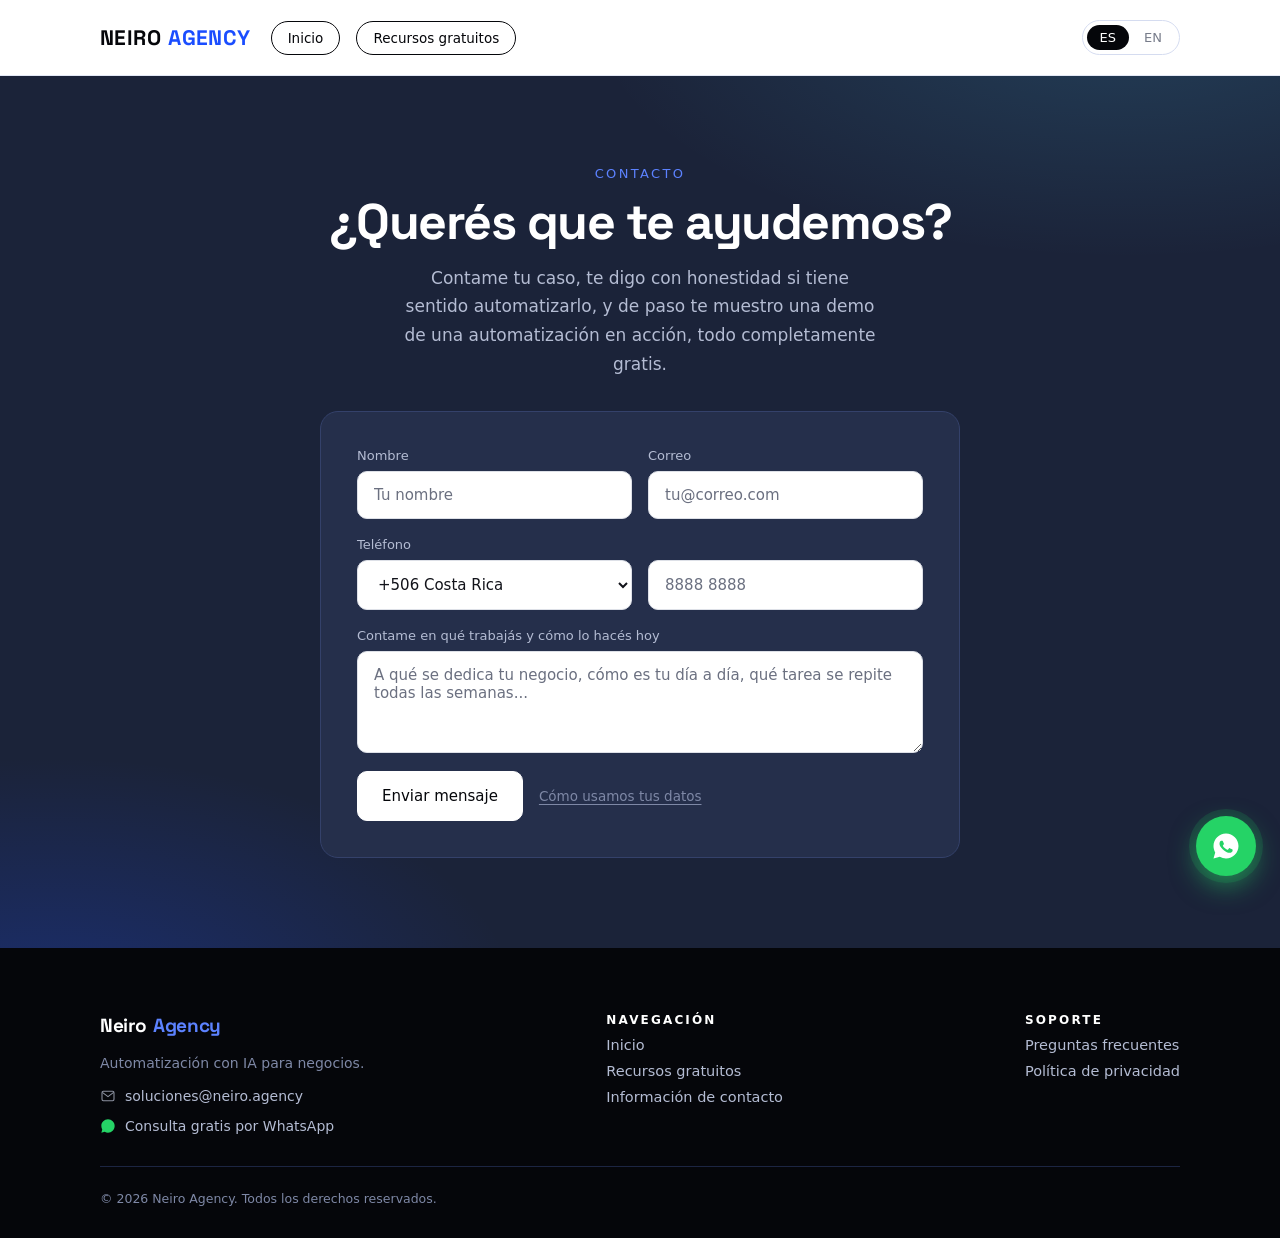
<file: contacto.html>
<!doctype html>
<html lang="es">
<head>
<meta charset="utf-8">
<meta name="viewport" content="width=device-width, initial-scale=1">
<title>Contacto · Neiro Agency</title>
<meta name="description" content="Contanos tu caso y te decimos con honestidad si tiene sentido automatizarlo.">
<meta property="og:title" content="Contacto · Neiro Agency">
<meta property="og:description" content="Contanos tu caso y te decimos con honestidad si tiene sentido automatizarlo.">
<meta property="og:image" content="https://www.neiro.agency/img/og-image.png">
<meta property="og:url" content="https://www.neiro.agency/contacto.html">
<meta property="og:type" content="website">
<meta name="twitter:card" content="summary_large_image">
<meta name="twitter:title" content="Contacto · Neiro Agency">
<meta name="twitter:description" content="Contanos tu caso y te decimos con honestidad si tiene sentido automatizarlo.">
<meta name="twitter:image" content="https://www.neiro.agency/img/og-image.png">
<link rel="manifest" href="manifest.json">
<link rel="icon" href="/favicon.ico" sizes="48x48">
<link rel="icon" href="/icon-192.png" type="image/png" sizes="192x192">
<link rel="apple-touch-icon" href="/apple-touch-icon.png">
<link rel="canonical" href="https://www.neiro.agency/contacto.html">
<link rel="stylesheet" href="https://fonts.googleapis.com/css2?family=Space+Grotesk:wght@500;700&display=swap">
<style>
  :root { --accent: #2F6BFF; }
  * { box-sizing: border-box; }
  html { background: #ffffff; }
  body { margin: 0; background: #ffffff; color: #12131A; font-family: ui-sans-serif, system-ui, -apple-system, 'Segoe UI', sans-serif; overflow-x: hidden; overscroll-behavior-x: none; }
  a { color: var(--accent); text-decoration: none; }
  a:hover { color: #1D46C7; }
  h1, h2, h3 { font-family: 'Space Grotesk', ui-sans-serif, system-ui, sans-serif; margin: 0; letter-spacing: -0.02em; }
  p { margin: 0; }
  input, select, textarea { font-family: inherit; font-size: 15px; color: #12131A; background: #ffffff; border: 1px solid #DDE0E7; border-radius: 10px; padding: 14px 16px; outline: none; width: 100%; transition: border-color .2s ease, box-shadow .2s ease; }
  input:focus, select:focus, textarea:focus { border-color: var(--accent); box-shadow: 0 0 0 3px rgba(47,107,255,.14); }
  input::placeholder, textarea::placeholder { color: #A2A7B5; }
  @keyframes dcFadeUp { from { opacity: 0; transform: translateY(16px); } to { opacity: 1; transform: none; } }
  .reveal { transition: opacity .8s cubic-bezier(.22,.68,.3,1), transform .8s cubic-bezier(.22,.68,.3,1); }
  body[data-anim="on"] .reveal { opacity: 0; transform: translateY(22px); }
  body[data-anim="on"] .reveal.is-in { opacity: 1; transform: none; }
  .btn { cursor: pointer; user-select: none; transition: transform .4s cubic-bezier(.34,1.56,.64,1), box-shadow .3s ease, background-color .22s ease, border-color .22s ease; border: none; font: inherit; }
  .btn:hover { transform: translateY(-3px) scale(1.03); box-shadow: 0 12px 28px rgba(47,107,255,.28); }
  a.btn:not(.btn-ghost), a.btn:not(.btn-ghost):hover { color: #ffffff; }
  a.nav-cta, a.nav-cta:hover { color: #ffffff !important; background: #FF6A3D; }
  a.nav-cta:hover { background: #E85A2E; }
  .pill-tag { display: inline-block; transition: transform .4s cubic-bezier(.34,1.56,.64,1), box-shadow .3s ease; }
  .pill-tag:hover { transform: translateY(-4px) scale(1.05); box-shadow: 0 10px 20px rgba(47,107,255,.18); }
  .wa-float { position: fixed; bottom: 24px; right: 24px; width: 60px; height: 60px; border-radius: 50%; background: #25D366; display: flex; align-items: center; justify-content: center; box-shadow: 0 10px 24px rgba(37,211,102,.4); z-index: 500; }
  .wa-float:hover { box-shadow: 0 14px 32px rgba(37,211,102,.5) !important; }
  a.nav-link { display: inline-block; transition: transform .4s cubic-bezier(.34,1.56,.64,1); }
  a.nav-link:hover { transform: translateY(-2px) scale(1.06); }
  .btn:active { transform: translateY(0); box-shadow: none; }
  .field-error { font-size: 13px; color: #C0392B; }
  .info-grid { display: grid; grid-template-columns: 1fr; gap: 1px; background: #E8EAEF; border: 1px solid #E8EAEF; border-radius: 18px; overflow: hidden; }
  @media (min-width: 640px) { .info-grid { grid-template-columns: repeat(2, minmax(0, 1fr)); } }
  @media (min-width: 900px) { .info-grid { grid-template-columns: repeat(3, minmax(0, 1fr)); } }
  .lang-btn.is-active { color: #ffffff !important; background: #FF6A3D !important; }
  .lang-btn, .btn, a { touch-action: manipulation; }
  @media (max-width: 480px) {
    .lang-btn { padding: 9px 15px !important; font-size: 14px !important; }
    .phone-row select, .phone-row input { font-size: 16px !important; }
    .footer-row { flex-direction: column; justify-content: center; text-align: center; }
    .footer-row .footer-meta { align-items: center; }
  }
  @media (max-width: 640px) {
    .header-outer { justify-content: space-between; }
    .header-logo { order: 1; }
    .header-toggle { order: 2; margin-left: 0; }
    .header-links { order: 3; flex-basis: 100%; }
    .header-links { gap: 6px !important; }
    .header-links .nav-cta { font-size: 12px !important; padding: 7px 10px !important; white-space: nowrap; }
  }
  .lang-btn:not(.is-active) { color: #777C8A !important; background: transparent !important; }
  [hidden] { display: none !important; }
  a.contact-link { text-decoration: none; color: inherit; }
  a.contact-link:hover .contact-text, a.contact-link.contact-mail:hover { text-decoration: underline; text-underline-offset: 3px; }
  a.contact-link:focus-visible { outline: 2px solid var(--accent); outline-offset: 4px; border-radius: 4px; }
  @keyframes dcFade { from { opacity: 0; } to { opacity: 1; } }
  @keyframes dcPopIn { from { opacity: 0; transform: translateY(14px) scale(.96); } to { opacity: 1; transform: none; } }
  .modal { position: fixed; inset: 0; z-index: 1000; display: flex; align-items: center; justify-content: center; padding: 20px; }
  .modal-backdrop { position: absolute; inset: 0; background: rgba(18,19,26,.55); animation: dcFade .2s ease both; }
  .modal-card { position: relative; width: 100%; max-width: 420px; max-height: calc(100vh - 40px); max-height: calc(100dvh - 40px); overflow-y: auto; background: #ffffff; border-radius: 20px; padding: 36px 28px 28px; text-align: center; display: flex; flex-direction: column; align-items: center; gap: 12px; box-shadow: 0 24px 60px rgba(18,19,26,.28); animation: dcPopIn .28s cubic-bezier(.22,.68,.3,1) both; }
  .modal-x { position: absolute; top: 10px; right: 10px; width: 38px; height: 38px; display: flex; align-items: center; justify-content: center; border: none; background: transparent; border-radius: 10px; font-size: 26px; line-height: 1; color: #5A5F6E; cursor: pointer; transition: background-color .2s ease; }
  .modal-x:hover { background: #F1F3F8; }
  .modal-icon { width: 56px; height: 56px; border-radius: 50%; display: flex; align-items: center; justify-content: center; flex-shrink: 0; }
  .modal-icon.ok { background: var(--accent); }
  .modal-icon.err { background: #C0392B; }
  .modal-card h3 { font-size: 21px; line-height: 1.3; font-weight: 700; color: #12131A; }
  .modal-card p { font-size: 15px; line-height: 1.6; color: #444C63; }
  .hp { position: absolute; left: -9999px; top: auto; width: 1px; height: 1px; overflow: hidden; }
  @media (prefers-reduced-motion: reduce) {
    .reveal, .btn, .modal-card, .modal-backdrop { animation: none !important; transition: none !important; opacity: 1 !important; transform: none !important; }
  }
</style>
<link rel="stylesheet" href="neiro-theme.css?v=20261111">
<link rel="preconnect" href="https://chatwoot.neiro.agency" crossorigin>
<link rel="preload" as="script" href="https://chatwoot.neiro.agency/packs/js/sdk.js">
</head>
<body>

<div id="site-header" style="border-bottom: 1px solid #ECEDF1; background: #ffffff; position: fixed; top: 0; left: 0; right: 0; width: 100%; z-index: 10;">
  <div class="header-outer" style="max-width: 1160px; margin: 0 auto; padding: 20px clamp(20px, 4vw, 40px); display: flex; align-items: center; justify-content: flex-start; gap: 16px 20px; flex-wrap: wrap;">
    <a href="index.html" class="header-logo" style="font-family: 'Space Grotesk', ui-sans-serif, system-ui, sans-serif; font-weight: 700; font-size: 21px; letter-spacing: -0.02em; display: flex; gap: 7px;">
      <span style="color: #12131A;">Neiro</span><span style="color: var(--accent);">Agency</span>
    </a>
    <div class="header-links" style="display: flex; align-items: center; gap: 16px; flex-wrap: wrap;">
      <a href="index.html" class="btn nav-cta" data-en="Home" style="font-size: 13.5px; font-weight: 500; border-radius: 999px; padding: 8px 16px;">Inicio</a>
      <a href="recursos.html" class="btn nav-cta" data-en="Free resources" style="font-size: 13.5px; font-weight: 500; border-radius: 999px; padding: 8px 16px;">Recursos gratuitos</a>
    </div>
    <div class="header-toggle" style="display: flex; align-items: center; gap: 2px; border: 1px solid #E4E6EC; border-radius: 999px; padding: 4px; margin-left: auto;">
        <button class="btn lang-btn is-active" id="lang-es" style="font-size: 13px; font-weight: 500; border-radius: 999px; padding: 5px 13px;">ES</button>
        <button class="btn lang-btn" id="lang-en" style="font-size: 13px; font-weight: 500; border-radius: 999px; padding: 5px 13px;">EN</button>
      </div>
  </div>
</div>
<div id="header-spacer"></div>

<div id="contacto" class="sec-dark" style="background: #FAFBFD; border-bottom: 1px solid #ECEDF1;">
  <div class="reveal" style="max-width: 720px; margin: 0 auto; padding: clamp(60px, 7vw, 96px) clamp(20px, 4vw, 40px); display: flex; flex-direction: column; gap: 32px;">
    <div style="display: flex; flex-direction: column; align-items: center; gap: 14px; text-align: center;">
      <span data-en="Contact" style="font-size: 13px; font-weight: 500; letter-spacing: 0.12em; text-transform: uppercase; color: var(--accent);">Contacto</span>
      <h2 data-en="Want us to help you?" style="font-size: clamp(28px, 4.2vw, 40px); line-height: 1.16; font-weight: 700; color: #12131A;">¿Querés que te ayudemos?</h2>
      <p data-en="Tell me your situation, I'll be honest about whether it's worth automating, and I'll show you a demo of an automation in action, all completely free." style="font-size: clamp(15px, 1.6vw, 17px); line-height: 1.7; color: #5A5F6E; max-width: 480px;">Contame tu caso, te digo con honestidad si tiene sentido automatizarlo, y de paso te muestro una demo de una automatización en acción, todo completamente gratis.</p>
    </div>

    <div style="background: #ffffff; border: 1px solid #E8EAEF; border-radius: 18px; padding: clamp(24px, 3vw, 36px); display: flex; flex-direction: column; gap: 18px;">
      <div style="display: grid; grid-template-columns: repeat(auto-fit, minmax(220px, 1fr)); gap: 16px;">
        <div style="display: flex; flex-direction: column; gap: 8px;">
          <span data-en="Name" style="font-size: 13px; font-weight: 500; color: #5A5F6E;">Nombre</span>
          <input type="text" id="c-nombre" data-en-ph="Your name" placeholder="Tu nombre">
          <span id="c-nombre-error" class="field-error" hidden></span>
        </div>
        <div style="display: flex; flex-direction: column; gap: 8px;">
          <span data-en="Email" style="font-size: 13px; font-weight: 500; color: #5A5F6E;">Correo</span>
          <input type="email" id="c-correo" data-en-ph="you@email.com" placeholder="tu@correo.com">
          <span id="c-correo-error" class="field-error" hidden></span>
        </div>
      </div>
      <div style="display: flex; flex-direction: column; gap: 8px;">
        <span data-en="Phone" style="font-size: 13px; font-weight: 500; color: #5A5F6E;">Teléfono</span>
        <div class="phone-row" style="display: grid; grid-template-columns: repeat(auto-fit, minmax(220px, 1fr)); gap: 16px;">
          <select id="c-pais-tel" style="width: 100%;">
            <option>+93 Afganistán</option><option>+355 Albania</option><option>+49 Alemania</option><option>+376 Andorra</option>
            <option>+244 Angola</option><option>+1268 Antigua y Barbuda</option><option>+966 Arabia Saudita</option><option>+213 Argelia</option>
            <option>+54 Argentina</option><option>+374 Armenia</option><option>+61 Australia</option><option>+43 Austria</option>
            <option>+994 Azerbaiyán</option><option>+1242 Bahamas</option><option>+880 Bangladés</option><option>+1246 Barbados</option>
            <option>+973 Baréin</option><option>+32 Bélgica</option><option>+501 Belice</option><option>+229 Benín</option>
            <option>+375 Bielorrusia</option><option>+591 Bolivia</option><option>+387 Bosnia y Herzegovina</option><option>+267 Botsuana</option>
            <option>+55 Brasil</option><option>+673 Brunéi</option><option>+359 Bulgaria</option><option>+226 Burkina Faso</option>
            <option>+257 Burundi</option><option>+975 Bután</option><option>+238 Cabo Verde</option><option>+855 Camboya</option>
            <option>+237 Camerún</option><option>+1 Canadá</option><option>+974 Catar</option><option>+235 Chad</option>
            <option>+56 Chile</option><option>+86 China</option><option>+357 Chipre</option><option>+57 Colombia</option>
            <option>+269 Comoras</option><option>+850 Corea del Norte</option><option>+82 Corea del Sur</option><option>+225 Costa de Marfil</option>
            <option selected>+506 Costa Rica</option><option>+385 Croacia</option><option>+53 Cuba</option><option>+45 Dinamarca</option>
            <option>+1767 Dominica</option><option>+593 Ecuador</option><option>+20 Egipto</option><option>+503 El Salvador</option>
            <option>+971 Emiratos Árabes Unidos</option><option>+291 Eritrea</option><option>+421 Eslovaquia</option><option>+386 Eslovenia</option>
            <option>+34 España</option><option>+1 Estados Unidos</option><option>+372 Estonia</option><option>+268 Esuatini</option>
            <option>+251 Etiopía</option><option>+679 Fiyi</option><option>+63 Filipinas</option><option>+358 Finlandia</option>
            <option>+33 Francia</option><option>+241 Gabón</option><option>+220 Gambia</option><option>+995 Georgia</option>
            <option>+233 Ghana</option><option>+1473 Granada</option><option>+30 Grecia</option><option>+502 Guatemala</option>
            <option>+224 Guinea</option><option>+245 Guinea-Bisáu</option><option>+240 Guinea Ecuatorial</option><option>+592 Guyana</option>
            <option>+509 Haití</option><option>+504 Honduras</option><option>+852 Hong Kong</option><option>+36 Hungría</option>
            <option>+91 India</option><option>+62 Indonesia</option><option>+964 Irak</option><option>+98 Irán</option>
            <option>+353 Irlanda</option><option>+354 Islandia</option><option>+972 Israel</option><option>+39 Italia</option>
            <option>+1876 Jamaica</option><option>+81 Japón</option><option>+962 Jordania</option><option>+7 Kazajistán</option>
            <option>+254 Kenia</option><option>+996 Kirguistán</option><option>+686 Kiribati</option><option>+965 Kuwait</option>
            <option>+856 Laos</option><option>+266 Lesoto</option><option>+371 Letonia</option><option>+961 Líbano</option>
            <option>+231 Liberia</option><option>+218 Libia</option><option>+423 Liechtenstein</option><option>+370 Lituania</option>
            <option>+352 Luxemburgo</option><option>+853 Macao</option><option>+261 Madagascar</option><option>+60 Malasia</option>
            <option>+265 Malaui</option><option>+960 Maldivas</option><option>+223 Malí</option><option>+356 Malta</option>
            <option>+212 Marruecos</option><option>+230 Mauricio</option><option>+222 Mauritania</option><option>+52 México</option>
            <option>+373 Moldavia</option><option>+377 Mónaco</option><option>+976 Mongolia</option><option>+382 Montenegro</option>
            <option>+258 Mozambique</option><option>+264 Namibia</option><option>+674 Nauru</option><option>+977 Nepal</option>
            <option>+505 Nicaragua</option><option>+227 Níger</option><option>+234 Nigeria</option><option>+47 Noruega</option>
            <option>+64 Nueva Zelanda</option><option>+968 Omán</option><option>+31 Países Bajos</option><option>+92 Pakistán</option>
            <option>+507 Panamá</option><option>+675 Papúa Nueva Guinea</option><option>+595 Paraguay</option><option>+51 Perú</option>
            <option>+48 Polonia</option><option>+351 Portugal</option><option>+1787 Puerto Rico</option><option>+44 Reino Unido</option>
            <option>+236 República Centroafricana</option><option>+420 República Checa</option><option>+242 República del Congo</option>
            <option>+243 República Democrática del Congo</option><option>+1809 República Dominicana</option><option>+250 Ruanda</option>
            <option>+40 Rumanía</option><option>+7 Rusia</option><option>+685 Samoa</option><option>+378 San Marino</option>
            <option>+1758 Santa Lucía</option><option>+239 Santo Tomé y Príncipe</option><option>+221 Senegal</option><option>+381 Serbia</option>
            <option>+248 Seychelles</option><option>+232 Sierra Leona</option><option>+65 Singapur</option><option>+963 Siria</option>
            <option>+252 Somalia</option><option>+94 Sri Lanka</option><option>+27 Sudáfrica</option><option>+249 Sudán</option>
            <option>+211 Sudán del Sur</option><option>+46 Suecia</option><option>+41 Suiza</option><option>+597 Surinam</option>
            <option>+66 Tailandia</option><option>+886 Taiwán</option><option>+255 Tanzania</option><option>+992 Tayikistán</option>
            <option>+670 Timor Oriental</option><option>+228 Togo</option><option>+676 Tonga</option><option>+1868 Trinidad y Tobago</option>
            <option>+216 Túnez</option><option>+993 Turkmenistán</option><option>+90 Turquía</option><option>+688 Tuvalu</option>
            <option>+380 Ucrania</option><option>+256 Uganda</option><option>+598 Uruguay</option><option>+998 Uzbekistán</option>
            <option>+678 Vanuatu</option><option>+58 Venezuela</option><option>+84 Vietnam</option><option>+967 Yemen</option>
            <option>+253 Yibuti</option><option>+260 Zambia</option><option>+263 Zimbabue</option>
          </select>
          <input type="tel" id="c-telefono" placeholder="8888 8888" style="width: 100%;">
        </div>
        <span id="c-tel-error" class="field-error" hidden></span>
      </div>
      <div style="display: flex; flex-direction: column; gap: 8px;">
        <span data-en="Tell me what you do and how you do it today" style="font-size: 13px; font-weight: 500; color: #5A5F6E;">Contame en qué trabajás y cómo lo hacés hoy</span>
        <textarea rows="4" id="c-mensaje" data-en-ph="What your business does, what your day-to-day looks like, what task repeats every week..." placeholder="A qué se dedica tu negocio, cómo es tu día a día, qué tarea se repite todas las semanas..."></textarea>
      </div>
      <div class="hp" aria-hidden="true"><label>Website <input type="text" id="c-website" tabindex="-1" autocomplete="off"></label></div>
      <div style="display: flex; align-items: center; gap: 16px; flex-wrap: wrap;">
        <button class="btn" id="c-submit" data-en="Send message" style="font-size: 15px; font-weight: 500; color: #ffffff; background: var(--accent); border-radius: 10px; padding: 15px 24px; text-align: center;">Enviar mensaje</button>
        <a href="privacidad.html" id="privacy-link" target="_blank" rel="noopener" data-en="How we use your data" style="font-size: 13.5px; color: #8C91A0; text-decoration: underline; text-underline-offset: 3px;">Cómo usamos tus datos</a>
      </div>
    </div>
  </div>
</div>

<div class="sec-dark sec-footer" style="border-top: 1px solid #ECEDF1; background: #FAFBFD;">
  <div style="max-width: 1160px; margin: 0 auto; padding: clamp(48px, 6vw, 64px) clamp(20px, 4vw, 40px) 32px; display: flex; flex-direction: column; gap: 32px;">
    <div style="display: flex; flex-wrap: wrap; justify-content: space-between; gap: 32px;">
      <div style="display: flex; flex-direction: column; gap: 14px; max-width: 300px;">
        <a href="index.html" style="font-family: 'Space Grotesk', ui-sans-serif, system-ui, sans-serif; font-weight: 700; font-size: 19px; letter-spacing: -0.02em; display: flex; gap: 6px;">
          <span style="color: #12131A;">Neiro</span><span style="color: var(--accent);">Agency</span>
        </a>
        <p data-en="AI automation for businesses." style="font-size: 14px; color: #8C91A0; line-height: 1.6;">Automatización con IA para negocios.</p>
        <a class="contact-link" href="mailto:soluciones@neiro.agency" style="display: flex; align-items: center; gap: 9px;">
          <svg viewBox="0 0 24 24" fill="none" stroke="#8C91A0" stroke-width="1.6" stroke-linecap="round" stroke-linejoin="round" style="width: 16px; height: 16px; flex-shrink: 0;" aria-hidden="true"><rect x="3" y="5" width="18" height="14" rx="2"></rect><path d="m4 7 8 6 8-6"></path></svg>
          <span style="font-size: 14px; color: #5A5F6E;">soluciones@neiro.agency</span>
        </a>
        <a class="contact-link" href="https://wa.me/50671907855?text=Hola%2C%20quiero%20saber%20m%C3%A1s%20sobre%20las%20automatizaciones%20con%20IA" target="_blank" rel="noopener noreferrer" style="display: flex; align-items: center; gap: 9px;">
          <svg viewBox="0 0 24 24" fill="#25D366" style="width: 16px; height: 16px; flex-shrink: 0;" aria-hidden="true"><path d="M12 2C6.48 2 2 6.48 2 12c0 1.86.5 3.6 1.38 5.1L2 22l5.05-1.35A9.94 9.94 0 0 0 12 22c5.52 0 10-4.48 10-10S17.52 2 12 2Z"></path></svg>
          <span data-en="Free consultation via WhatsApp" style="font-size: 14px; color: #5A5F6E;">Consulta gratis por WhatsApp</span>
        </a>
      </div>
      <div style="display: flex; flex-direction: column; gap: 10px;">
        <span data-en="Navigation" style="font-size: 12px; font-weight: 700; letter-spacing: 0.08em; text-transform: uppercase; color: #12131A;">Navegación</span>
        <a href="index.html" class="nav-link" data-en="Home" style="font-size: 14.5px; color: #5A5F6E;">Inicio</a>
        <a href="recursos.html" class="nav-link" data-en="Free resources" style="font-size: 14.5px; color: #5A5F6E;">Recursos gratuitos</a>
        <a href="informacion.html" class="nav-link" data-en="Contact information" style="font-size: 14.5px; color: #5A5F6E;">Información de contacto</a>
      </div>
      <div style="display: flex; flex-direction: column; gap: 10px;">
        <span data-en="Support" style="font-size: 12px; font-weight: 700; letter-spacing: 0.08em; text-transform: uppercase; color: #12131A;">Soporte</span>
        <a href="index.html#faq" class="nav-link" data-en="FAQ" style="font-size: 14.5px; color: #5A5F6E;">Preguntas frecuentes</a>
        <a href="privacidad.html" class="nav-link" data-en="Privacy policy" style="font-size: 14.5px; color: #5A5F6E;">Política de privacidad</a>
      </div>
    </div>
    <div class="footer-row" style="display: flex; align-items: center; justify-content: space-between; gap: 16px; flex-wrap: wrap; padding-top: 24px; border-top: 1px solid #E8EAEF;">
      <span data-en="© 2026 Neiro Agency. All rights reserved." style="font-size: 12.5px; color: #B0B4C0;">© 2026 Neiro Agency. Todos los derechos reservados.</span>
    </div>
  </div>
</div>

<div id="modal" class="modal" hidden role="dialog" aria-modal="true" aria-labelledby="modal-title" aria-describedby="modal-text">
  <div class="modal-backdrop" data-close></div>
  <div class="modal-card">
    <button type="button" class="modal-x" id="modal-x" data-close aria-label="Cerrar">&times;</button>
    <div class="modal-icon ok" id="modal-icon"></div>
    <h3 id="modal-title"></h3>
    <p id="modal-text"></p>
    <button type="button" class="btn" id="modal-ok" data-close style="margin-top: 8px; width: 100%; font-size: 15px; font-weight: 500; color: #ffffff; background: var(--accent); border-radius: 10px; padding: 14px 24px;"></button>
  </div>
</div>

<a class="btn wa-float" href="https://wa.me/50671907855?text=Hola%2C%20quiero%20saber%20m%C3%A1s%20sobre%20las%20automatizaciones%20con%20IA" target="_blank" rel="noopener noreferrer" aria-label="Escribinos por WhatsApp">
  <svg viewBox="0 0 24 24" fill="#ffffff" style="width: 30px; height: 30px;" aria-hidden="true"><path d="M12 2C6.48 2 2 6.48 2 12c0 1.86.5 3.6 1.38 5.1L2 22l5.05-1.35A9.94 9.94 0 0 0 12 22c5.52 0 10-4.48 10-10S17.52 2 12 2Zm5.2 14.2c-.22.62-1.28 1.18-1.77 1.24-.46.06-1.02.08-1.65-.1-.38-.11-.86-.27-1.48-.53-2.6-1.12-4.3-3.74-4.43-3.92-.13-.18-1.06-1.41-1.06-2.69 0-1.28.67-1.9.9-2.16.24-.26.52-.32.7-.32h.5c.16 0 .37-.03.58.44.22.5.74 1.74.8 1.86.06.13.1.28.02.46-.08.18-.13.28-.26.43-.13.15-.27.34-.39.46-.13.13-.26.27-.11.53.15.26.67 1.1 1.44 1.78.99.88 1.83 1.16 2.09 1.29.26.13.41.11.56-.07.15-.18.65-.75.82-1.01.17-.26.34-.22.57-.13.24.08 1.5.71 1.76.84.26.13.43.19.5.3.06.13.06.7-.16 1.32Z"></path></svg>
</a>

<script src="script.js"></script>
<script src="neiro-fx.js"></script>
<script src="neiro-extras.js"></script>
</body>
</html>
</file>
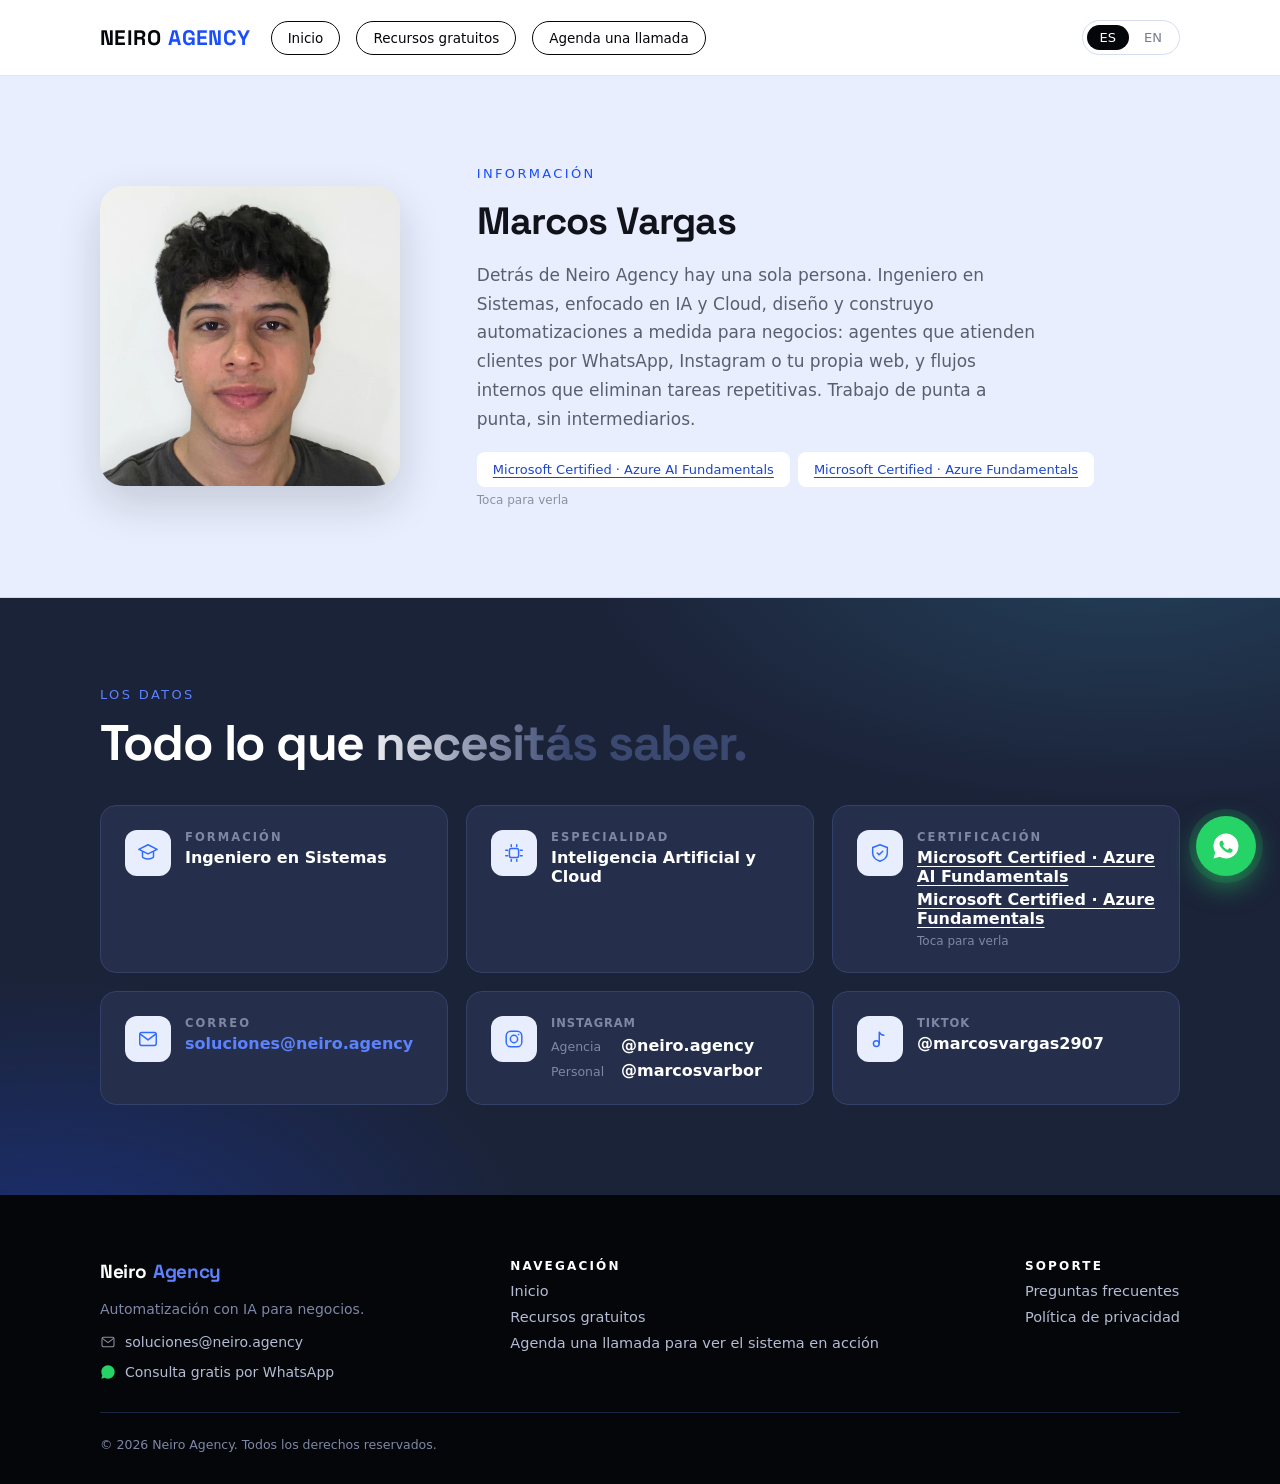
<file: informacion.html>
<!doctype html>
<html lang="es">
<head>
<meta charset="utf-8">
<meta name="viewport" content="width=device-width, initial-scale=1">
<title>Información · Neiro Agency</title>
<meta name="description" content="Quién está detrás de Neiro Agency: formación, especialidad y cómo contactarme.">
<meta property="og:title" content="Información · Neiro Agency">
<meta property="og:description" content="Quién está detrás de Neiro Agency: formación, especialidad y cómo contactarme.">
<meta property="og:image" content="https://www.neiro.agency/img/og-image.png">
<meta property="og:url" content="https://www.neiro.agency/informacion.html">
<meta property="og:type" content="website">
<meta name="twitter:card" content="summary_large_image">
<meta name="twitter:title" content="Información · Neiro Agency">
<meta name="twitter:description" content="Quién está detrás de Neiro Agency: formación, especialidad y cómo contactarme.">
<meta name="twitter:image" content="https://www.neiro.agency/img/og-image.png">
<link rel="manifest" href="manifest.json">
<link rel="icon" href="/favicon.ico" sizes="48x48">
<link rel="icon" href="/icon-192.png" type="image/png" sizes="192x192">
<link rel="apple-touch-icon" href="/apple-touch-icon.png">
<link rel="canonical" href="https://www.neiro.agency/informacion.html">
<link rel="stylesheet" href="https://fonts.googleapis.com/css2?family=Space+Grotesk:wght@500;700&display=swap">
<style>
  :root { --accent: #2F6BFF; }
  * { box-sizing: border-box; }
  html { background: #ffffff; }
  body { margin: 0; background: #ffffff; color: #12131A; font-family: ui-sans-serif, system-ui, -apple-system, 'Segoe UI', sans-serif; overflow-x: hidden; overscroll-behavior-x: none; }
  a { color: var(--accent); text-decoration: none; }
  a:hover { color: #1D46C7; }
  h1, h2, h3 { font-family: 'Space Grotesk', ui-sans-serif, system-ui, sans-serif; margin: 0; letter-spacing: -0.02em; }
  p { margin: 0; }
  @keyframes dcFadeUp { from { opacity: 0; transform: translateY(16px); } to { opacity: 1; transform: none; } }
  .reveal { transition: opacity .8s cubic-bezier(.22,.68,.3,1), transform .8s cubic-bezier(.22,.68,.3,1); }
  body[data-anim="on"] .reveal { opacity: 0; transform: translateY(22px); }
  body[data-anim="on"] .reveal.is-in { opacity: 1; transform: none; }
  .lift { transition: transform .45s cubic-bezier(.34,1.56,.64,1), box-shadow .35s ease, border-color .3s ease; }
  .lift:hover, body[data-anim="on"] .reveal.is-in.lift:hover { transform: translateY(-6px) scale(1.015); box-shadow: 0 16px 36px rgba(18,19,26,.1); border-color: #C9D5F2 !important; transition-delay: 0s; }
  .lift:active, body[data-anim="on"] .reveal.is-in.lift:active { transform: translateY(-2px) scale(.99); box-shadow: 0 6px 16px rgba(18,19,26,.1); transition-delay: 0s; }
  .btn { cursor: pointer; user-select: none; transition: transform .4s cubic-bezier(.34,1.56,.64,1), box-shadow .3s ease, background-color .22s ease, border-color .22s ease; border: none; font: inherit; }
  .btn:hover { transform: translateY(-3px) scale(1.03); box-shadow: 0 12px 28px rgba(47,107,255,.28); }
  .btn:active { transform: translateY(0); box-shadow: none; }
  a.btn:not(.btn-ghost), a.btn:not(.btn-ghost):hover { color: #ffffff; }
  a.nav-cta, a.nav-cta:hover { color: #ffffff !important; background: #FF6A3D; }
  a.nav-cta:hover { background: #E85A2E; }
  a.nav-link { display: inline-block; transition: transform .4s cubic-bezier(.34,1.56,.64,1); }
  a.nav-link:hover { transform: translateY(-2px) scale(1.06); }
  a.nav-link:active { transform: translateY(0) scale(.97); }
  .pill-tag { display: inline-block; transition: transform .4s cubic-bezier(.34,1.56,.64,1), box-shadow .3s ease; }
  .pill-tag:hover { transform: translateY(-4px) scale(1.05); box-shadow: 0 10px 20px rgba(47,107,255,.18); }
  .pill-tag:active { transform: translateY(-1px) scale(.97); box-shadow: 0 4px 10px rgba(47,107,255,.16); }
  .lang-btn.is-active { color: #ffffff !important; background: #FF6A3D !important; }
  .lang-btn:not(.is-active) { color: #777C8A !important; background: transparent !important; }
  .lang-btn, .btn, a { touch-action: manipulation; }
  a.contact-link { text-decoration: none; color: inherit; }
  a.contact-link:hover .contact-text { text-decoration: underline; text-underline-offset: 3px; }
  a.contact-link:focus-visible { outline: 2px solid var(--accent); outline-offset: 4px; border-radius: 4px; }
  .wa-float { position: fixed; bottom: 24px; right: 24px; width: 60px; height: 60px; border-radius: 50%; background: #25D366; display: flex; align-items: center; justify-content: center; box-shadow: 0 10px 24px rgba(37,211,102,.4); z-index: 500; }
  .wa-float:hover { box-shadow: 0 14px 32px rgba(37,211,102,.5) !important; }
  @keyframes dcFade { from { opacity: 0; } to { opacity: 1; } }
  @keyframes dcPopIn { from { opacity: 0; transform: translateY(14px) scale(.96); } to { opacity: 1; transform: none; } }
  .modal { position: fixed; inset: 0; z-index: 1000; display: flex; align-items: center; justify-content: center; padding: 20px; }
  .modal-backdrop { position: absolute; inset: 0; background: rgba(18,19,26,.55); animation: dcFade .2s ease both; }
  .modal-card { position: relative; width: 100%; max-width: 420px; max-height: calc(100vh - 40px); max-height: calc(100dvh - 40px); overflow-y: auto; background: #ffffff; border-radius: 20px; padding: 36px 28px 28px; text-align: center; display: flex; flex-direction: column; align-items: center; gap: 12px; box-shadow: 0 24px 60px rgba(18,19,26,.28); animation: dcPopIn .28s cubic-bezier(.22,.68,.3,1) both; }
  .modal-x { position: absolute; top: 10px; right: 10px; width: 38px; height: 38px; display: flex; align-items: center; justify-content: center; border: none; background: transparent; border-radius: 10px; font-size: 26px; line-height: 1; color: #5A5F6E; cursor: pointer; transition: background-color .2s ease; }
  .modal-x:hover { background: #F1F3F8; }
  .modal-icon { width: 56px; height: 56px; border-radius: 50%; display: flex; align-items: center; justify-content: center; flex-shrink: 0; }
  .modal-icon.ok { background: var(--accent); }
  .modal-icon.err { background: #C0392B; }
  .modal-card h3 { font-size: 21px; line-height: 1.3; font-weight: 700; color: #12131A; }
  .modal-card p { font-size: 15px; line-height: 1.6; color: #444C63; }
  [hidden] { display: none !important; }
  @media (max-width: 480px) {
    .lang-btn { padding: 9px 15px !important; font-size: 14px !important; }
    .footer-row { flex-direction: column; justify-content: center; text-align: center; }
    .footer-row .footer-meta { align-items: center; }
  }
  @media (max-width: 640px) {
    .header-outer { justify-content: space-between; }
    .header-logo { order: 1; }
    .header-toggle { order: 2; margin-left: 0; }
    .header-links { order: 3; flex-basis: 100%; }
    .header-links { gap: 6px !important; }
    .header-links .nav-cta { font-size: 12px !important; padding: 7px 10px !important; white-space: nowrap; }
  }
  @media (prefers-reduced-motion: reduce) {
    .reveal, .lift, .btn { animation: none !important; transition: none !important; opacity: 1 !important; transform: none !important; }
  }
</style>
<link rel="stylesheet" href="neiro-theme.css?v=20261111">
<link rel="preconnect" href="https://chatwoot.neiro.agency" crossorigin>
<link rel="preload" as="script" href="https://chatwoot.neiro.agency/packs/js/sdk.js">
</head>
<body>

<div id="site-header" style="border-bottom: 1px solid #ECEDF1; background: #ffffff; position: fixed; top: 0; left: 0; right: 0; width: 100%; z-index: 10;">
  <div class="header-outer" style="max-width: 1160px; margin: 0 auto; padding: 20px clamp(20px, 4vw, 40px); display: flex; align-items: center; justify-content: flex-start; gap: 16px 20px; flex-wrap: wrap;">
    <a href="index.html" class="header-logo" style="font-family: 'Space Grotesk', ui-sans-serif, system-ui, sans-serif; font-weight: 700; font-size: 21px; letter-spacing: -0.02em; display: flex; gap: 7px;">
      <span style="color: #12131A;">Neiro</span><span style="color: var(--accent);">Agency</span>
    </a>
    <div class="header-links" style="display: flex; align-items: center; gap: 16px; flex-wrap: wrap;">
      <a href="index.html" class="btn nav-cta" data-en="Home" style="font-size: 13.5px; font-weight: 500; border-radius: 999px; padding: 8px 16px;">Inicio</a>
      <a href="recursos.html" class="btn nav-cta" data-en="Free resources" style="font-size: 13.5px; font-weight: 500; border-radius: 999px; padding: 8px 16px;">Recursos gratuitos</a>
      <a href="contacto.html" class="btn nav-cta" data-en="Book a call" style="font-size: 13.5px; font-weight: 500; border-radius: 999px; padding: 8px 16px;">Agenda una llamada</a>
    </div>
    <div class="header-toggle" style="display: flex; align-items: center; gap: 2px; border: 1px solid #E4E6EC; border-radius: 999px; padding: 4px; margin-left: auto;">
      <button class="btn lang-btn is-active" id="lang-es" style="font-size: 13px; font-weight: 500; border-radius: 999px; padding: 5px 13px;">ES</button>
      <button class="btn lang-btn" id="lang-en" style="font-size: 13px; font-weight: 500; border-radius: 999px; padding: 5px 13px;">EN</button>
    </div>
  </div>
</div>
<div id="header-spacer"></div>

<div class="sec-light" style="background: #FAFBFD; border-bottom: 1px solid #ECEDF1;">
  <div class="reveal" style="max-width: 1160px; margin: 0 auto; padding: clamp(56px, 7vw, 92px) clamp(20px, 4vw, 40px); display: flex; align-items: center; gap: clamp(40px, 6vw, 80px); flex-wrap: wrap;">
    <div style="flex: 0 0 clamp(220px, 26vw, 300px); width: clamp(220px, 26vw, 300px); height: clamp(220px, 26vw, 300px); border-radius: 24px; overflow: hidden; box-shadow: 0 18px 44px rgba(18,19,26,.16);">
      <img src="img/marcos.jpg" alt="Marcos Vargas" style="width: 100%; height: 100%; object-fit: cover; display: block;">
    </div>
    <div style="flex: 1 1 380px; display: flex; flex-direction: column; align-items: flex-start; gap: 18px;">
      <span data-en="Information" style="font-size: 13px; font-weight: 500; letter-spacing: 0.12em; text-transform: uppercase; color: var(--accent);">Información</span>
      <h1 data-en="Marcos Vargas" style="font-size: clamp(28px, 4vw, 38px); line-height: 1.16; font-weight: 700; color: #12131A;">Marcos Vargas</h1>
      <p data-en="There's just one person behind Neiro Agency. Systems Engineer, focused on AI and Cloud, designing and building custom automations for businesses: agents that talk to customers on WhatsApp, Instagram or your own website, and internal workflows that remove repetitive work. I handle everything end to end, with no middlemen." style="font-size: clamp(15px, 1.6vw, 17px); line-height: 1.7; color: #5A5F6E; max-width: 560px;">Detrás de Neiro Agency hay una sola persona. Ingeniero en Sistemas, enfocado en IA y Cloud, diseño y construyo automatizaciones a medida para negocios: agentes que atienden clientes por WhatsApp, Instagram o tu propia web, y flujos internos que eliminan tareas repetitivas. Trabajo de punta a punta, sin intermediarios.</p>
      <div style="display: flex; flex-direction: column; align-items: flex-start; gap: 6px;">
        <div style="display: flex; flex-wrap: wrap; gap: 8px;">
          <a class="pill-tag" href="https://learn.microsoft.com/api/credentials/share/en-us/MarcosVargas-8392/3A2CA150854E9B7E?sharingId=3E9BD1F639E4439" target="_blank" rel="noopener" style="font-size: 13px; font-weight: 500; color: #1D46C7; background: #EDF2FF; border-radius: 8px; padding: 10px 16px; text-decoration: underline; text-underline-offset: 3px;">Microsoft Certified · Azure AI Fundamentals</a>
          <a class="pill-tag" href="https://learn.microsoft.com/api/credentials/share/en-us/MarcosVargas-8392/8D9307924DBA666E?sharingId=3E9BD1F639E4439" target="_blank" rel="noopener" style="font-size: 13px; font-weight: 500; color: #1D46C7; background: #EDF2FF; border-radius: 8px; padding: 10px 16px; text-decoration: underline; text-underline-offset: 3px;">Microsoft Certified · Azure Fundamentals</a>
        </div>
        <span data-en="Tap to verify" style="font-size: 12px; color: #8C91A0;">Toca para verla</span>
      </div>
    </div>
  </div>
</div>

<div class="sec-dark">
<div class="reveal" style="max-width: 1160px; width: 100%; margin: 0 auto; padding: clamp(60px, 7vw, 96px) clamp(20px, 4vw, 40px); display: flex; flex-direction: column; gap: 34px;">
  <div style="display: flex; flex-direction: column; gap: 14px;">
    <span data-en="The details" style="font-size: 13px; font-weight: 500; letter-spacing: 0.12em; text-transform: uppercase; color: var(--accent);">Los datos</span>
    <h2 data-en="Everything you need to know." style="font-size: clamp(28px, 4vw, 38px); line-height: 1.16; font-weight: 700; color: #12131A;">Todo lo que necesitás saber.</h2>
  </div>

  <div style="display: grid; grid-template-columns: repeat(auto-fit, minmax(min(260px, 100%), 1fr)); gap: 18px;">

    <div class="reveal lift" style="border: 1px solid #E8EAEF; border-radius: 16px; padding: 24px; background: #ffffff; display: flex; align-items: flex-start; gap: 14px;">
      <div style="width: 46px; height: 46px; border-radius: 12px; background: #EDF2FF; display: flex; align-items: center; justify-content: center; flex-shrink: 0;">
        <svg viewBox="0 0 24 24" fill="none" stroke="#2F6BFF" stroke-width="1.6" stroke-linecap="round" stroke-linejoin="round" style="width: 22px; height: 22px;" aria-hidden="true">
          <path d="M12 3 2 8l10 5 10-5-10-5Z"></path>
          <path d="M6 10.5V16c0 1 2.7 2.5 6 2.5s6-1.5 6-2.5v-5.5"></path>
        </svg>
      </div>
      <div style="display: flex; flex-direction: column; gap: 4px;">
        <span data-en="Background" style="font-size: 11.5px; font-weight: 600; letter-spacing: 0.08em; text-transform: uppercase; color: #8C91A0;">Formación</span>
        <span data-en="Systems Engineer" style="font-size: 16px; font-weight: 700; color: #12131A;">Ingeniero en Sistemas</span>
      </div>
    </div>

    <div class="reveal lift" data-d="1" style="border: 1px solid #E8EAEF; border-radius: 16px; padding: 24px; background: #ffffff; display: flex; align-items: flex-start; gap: 14px;">
      <div style="width: 46px; height: 46px; border-radius: 12px; background: #EDF2FF; display: flex; align-items: center; justify-content: center; flex-shrink: 0;">
        <svg viewBox="0 0 24 24" fill="none" stroke="#2F6BFF" stroke-width="1.6" stroke-linecap="round" stroke-linejoin="round" style="width: 22px; height: 22px;" aria-hidden="true">
          <rect x="7" y="7" width="10" height="10" rx="2"></rect>
          <path d="M9 3v2M15 3v2M9 19v2M15 19v2M3 9h2M3 15h2M19 9h2M19 15h2"></path>
        </svg>
      </div>
      <div style="display: flex; flex-direction: column; gap: 4px;">
        <span data-en="Specialty" style="font-size: 11.5px; font-weight: 600; letter-spacing: 0.08em; text-transform: uppercase; color: #8C91A0;">Especialidad</span>
        <span data-en="Artificial Intelligence and Cloud" style="font-size: 16px; font-weight: 700; color: #12131A;">Inteligencia Artificial y Cloud</span>
      </div>
    </div>

    <div class="reveal lift" data-d="2" style="border: 1px solid #E8EAEF; border-radius: 16px; padding: 24px; background: #ffffff; display: flex; align-items: flex-start; gap: 14px;">
      <div style="width: 46px; height: 46px; border-radius: 12px; background: #EDF2FF; display: flex; align-items: center; justify-content: center; flex-shrink: 0;">
        <svg viewBox="0 0 24 24" fill="none" stroke="#2F6BFF" stroke-width="1.6" stroke-linecap="round" stroke-linejoin="round" style="width: 22px; height: 22px;" aria-hidden="true">
          <path d="M12 3 4 6v6c0 5 3.5 7.5 8 9 4.5-1.5 8-4 8-9V6l-8-3Z"></path>
          <path d="m9 12 2 2 4-4"></path>
        </svg>
      </div>
      <div style="display: flex; flex-direction: column; gap: 4px;">
        <span data-en="Certification" style="font-size: 11.5px; font-weight: 600; letter-spacing: 0.08em; text-transform: uppercase; color: #8C91A0;">Certificación</span>
        <a class="nav-link" href="https://learn.microsoft.com/api/credentials/share/en-us/MarcosVargas-8392/3A2CA150854E9B7E?sharingId=3E9BD1F639E4439" target="_blank" rel="noopener" style="align-self: flex-start; font-size: 16px; font-weight: 700; color: #12131A; text-decoration: underline; text-underline-offset: 3px;">Microsoft Certified · Azure AI Fundamentals</a>
        <a class="nav-link" href="https://learn.microsoft.com/api/credentials/share/en-us/MarcosVargas-8392/8D9307924DBA666E?sharingId=3E9BD1F639E4439" target="_blank" rel="noopener" style="align-self: flex-start; font-size: 16px; font-weight: 700; color: #12131A; text-decoration: underline; text-underline-offset: 3px;">Microsoft Certified · Azure Fundamentals</a>
        <span data-en="Tap to verify" style="font-size: 12px; font-weight: 400; color: #8C91A0; margin-top: 2px;">Toca para verla</span>
      </div>
    </div>

    <div class="reveal lift" data-d="3" style="border: 1px solid #E8EAEF; border-radius: 16px; padding: 24px; background: #ffffff; display: flex; align-items: flex-start; gap: 14px;">
      <div style="width: 46px; height: 46px; border-radius: 12px; background: #EDF2FF; display: flex; align-items: center; justify-content: center; flex-shrink: 0;">
        <svg viewBox="0 0 24 24" fill="none" stroke="#2F6BFF" stroke-width="1.6" stroke-linecap="round" stroke-linejoin="round" style="width: 22px; height: 22px;" aria-hidden="true">
          <rect x="3" y="5" width="18" height="14" rx="2"></rect>
          <path d="m4 7 8 6 8-6"></path>
        </svg>
      </div>
      <div style="display: flex; flex-direction: column; gap: 4px;">
        <span data-en="Email" style="font-size: 11.5px; font-weight: 600; letter-spacing: 0.08em; text-transform: uppercase; color: #8C91A0;">Correo</span>
        <a class="contact-link" href="mailto:soluciones@neiro.agency" aria-label="Enviar un correo a soluciones@neiro.agency" style="font-size: 16px; font-weight: 700; color: var(--accent);">soluciones@neiro.agency</a>
      </div>
    </div>

    <div class="reveal lift" style="border: 1px solid #E8EAEF; border-radius: 16px; padding: 24px; background: #ffffff; display: flex; align-items: flex-start; gap: 14px;">
      <div style="width: 46px; height: 46px; border-radius: 12px; background: #EDF2FF; display: flex; align-items: center; justify-content: center; flex-shrink: 0;">
        <svg viewBox="0 0 24 24" fill="none" stroke="#2F6BFF" stroke-width="1.6" stroke-linecap="round" stroke-linejoin="round" style="width: 22px; height: 22px;" aria-hidden="true">
          <rect x="3.5" y="3.5" width="17" height="17" rx="5"></rect>
          <circle cx="12" cy="12" r="4"></circle>
          <circle cx="16.9" cy="7.1" r="0.9" fill="#2F6BFF" stroke="none"></circle>
        </svg>
      </div>
      <div style="display: flex; flex-direction: column; gap: 6px;">
        <span style="font-size: 11.5px; font-weight: 600; letter-spacing: 0.08em; text-transform: uppercase; color: #8C91A0;">Instagram</span>
        <a class="contact-link" href="https://www.instagram.com/neiro.agency/" target="_blank" rel="noopener noreferrer" aria-label="Abrir Instagram @neiro.agency" style="display: flex; align-items: baseline; gap: 8px; flex-wrap: wrap;">
          <span data-en="Agency" style="font-size: 12.5px; color: #8C91A0; min-width: 62px;">Agencia</span>
          <span class="contact-text" style="font-size: 16px; font-weight: 700; color: #12131A;">@neiro.agency</span>
        </a>
        <a class="contact-link" href="https://www.instagram.com/marcosvarbor/" target="_blank" rel="noopener noreferrer" aria-label="Abrir Instagram @marcosvarbor" style="display: flex; align-items: baseline; gap: 8px; flex-wrap: wrap;">
          <span data-en="Personal" style="font-size: 12.5px; color: #8C91A0; min-width: 62px;">Personal</span>
          <span class="contact-text" style="font-size: 16px; font-weight: 700; color: #12131A;">@marcosvarbor</span>
        </a>
      </div>
    </div>

    <div class="reveal lift" data-d="1" style="border: 1px solid #E8EAEF; border-radius: 16px; padding: 24px; background: #ffffff; display: flex; align-items: flex-start; gap: 14px;">
      <div style="width: 46px; height: 46px; border-radius: 12px; background: #EDF2FF; display: flex; align-items: center; justify-content: center; flex-shrink: 0;">
        <svg viewBox="0 0 24 24" fill="none" stroke="#2F6BFF" stroke-width="1.6" stroke-linecap="round" stroke-linejoin="round" style="width: 22px; height: 22px;" aria-hidden="true">
          <circle cx="8" cy="17" r="3.2"></circle>
          <path d="M11.2 17V4.5c1 2.1 2.7 3.2 5 3.4"></path>
        </svg>
      </div>
      <div style="display: flex; flex-direction: column; gap: 4px;">
        <span style="font-size: 11.5px; font-weight: 600; letter-spacing: 0.08em; text-transform: uppercase; color: #8C91A0;">TikTok</span>
        <a class="contact-link" href="https://www.tiktok.com/@marcosvargas2907" target="_blank" rel="noopener noreferrer" aria-label="Abrir TikTok @marcosvargas2907">
          <span class="contact-text" style="font-size: 16px; font-weight: 700; color: #12131A;">@marcosvargas2907</span>
        </a>
      </div>
    </div>

  </div>
</div>

</div>

<div class="sec-dark sec-footer" style="border-top: 1px solid #ECEDF1; background: #FAFBFD;">
  <div style="max-width: 1160px; margin: 0 auto; padding: clamp(48px, 6vw, 64px) clamp(20px, 4vw, 40px) 32px; display: flex; flex-direction: column; gap: 32px;">
    <div style="display: flex; flex-wrap: wrap; justify-content: space-between; gap: 32px;">
      <div style="display: flex; flex-direction: column; gap: 14px; max-width: 300px;">
        <a href="index.html" style="font-family: 'Space Grotesk', ui-sans-serif, system-ui, sans-serif; font-weight: 700; font-size: 19px; letter-spacing: -0.02em; display: flex; gap: 6px;">
          <span style="color: #12131A;">Neiro</span><span style="color: var(--accent);">Agency</span>
        </a>
        <p data-en="AI automation for businesses." style="font-size: 14px; color: #8C91A0; line-height: 1.6;">Automatización con IA para negocios.</p>
        <a class="contact-link" href="mailto:soluciones@neiro.agency" style="display: flex; align-items: center; gap: 9px;">
          <svg viewBox="0 0 24 24" fill="none" stroke="#8C91A0" stroke-width="1.6" stroke-linecap="round" stroke-linejoin="round" style="width: 16px; height: 16px; flex-shrink: 0;" aria-hidden="true"><rect x="3" y="5" width="18" height="14" rx="2"></rect><path d="m4 7 8 6 8-6"></path></svg>
          <span style="font-size: 14px; color: #5A5F6E;">soluciones@neiro.agency</span>
        </a>
        <a class="contact-link" href="https://wa.me/50671907855?text=Hola%2C%20quiero%20saber%20m%C3%A1s%20sobre%20las%20automatizaciones%20con%20IA" target="_blank" rel="noopener noreferrer" style="display: flex; align-items: center; gap: 9px;">
          <svg viewBox="0 0 24 24" fill="#25D366" style="width: 16px; height: 16px; flex-shrink: 0;" aria-hidden="true"><path d="M12 2C6.48 2 2 6.48 2 12c0 1.86.5 3.6 1.38 5.1L2 22l5.05-1.35A9.94 9.94 0 0 0 12 22c5.52 0 10-4.48 10-10S17.52 2 12 2Z"></path></svg>
          <span data-en="Free consultation via WhatsApp" style="font-size: 14px; color: #5A5F6E;">Consulta gratis por WhatsApp</span>
        </a>
      </div>
      <div style="display: flex; flex-direction: column; gap: 10px;">
        <span data-en="Navigation" style="font-size: 12px; font-weight: 700; letter-spacing: 0.08em; text-transform: uppercase; color: #12131A;">Navegación</span>
        <a href="index.html" class="nav-link" data-en="Home" style="font-size: 14.5px; color: #5A5F6E;">Inicio</a>
        <a href="recursos.html" class="nav-link" data-en="Free resources" style="font-size: 14.5px; color: #5A5F6E;">Recursos gratuitos</a>
        <a href="contacto.html" class="nav-link" data-en="Book a call to see the system in action" style="font-size: 14.5px; color: #5A5F6E;">Agenda una llamada para ver el sistema en acción</a>
      </div>
      <div style="display: flex; flex-direction: column; gap: 10px;">
        <span data-en="Support" style="font-size: 12px; font-weight: 700; letter-spacing: 0.08em; text-transform: uppercase; color: #12131A;">Soporte</span>
        <a href="index.html#faq" class="nav-link" data-en="FAQ" style="font-size: 14.5px; color: #5A5F6E;">Preguntas frecuentes</a>
        <a href="privacidad.html" class="nav-link" data-en="Privacy policy" style="font-size: 14.5px; color: #5A5F6E;">Política de privacidad</a>
      </div>
    </div>
    <div class="footer-row" style="display: flex; align-items: center; justify-content: space-between; gap: 16px; flex-wrap: wrap; padding-top: 24px; border-top: 1px solid #E8EAEF;">
      <span data-en="© 2026 Neiro Agency. All rights reserved." style="font-size: 12.5px; color: #B0B4C0;">© 2026 Neiro Agency. Todos los derechos reservados.</span>
    </div>
  </div>
</div>

<div id="modal" class="modal" hidden role="dialog" aria-modal="true" aria-labelledby="modal-title" aria-describedby="modal-text">
  <div class="modal-backdrop" data-close></div>
  <div class="modal-card">
    <button type="button" class="modal-x" id="modal-x" data-close aria-label="Cerrar">&times;</button>
    <div class="modal-icon ok" id="modal-icon"></div>
    <h3 id="modal-title"></h3>
    <p id="modal-text"></p>
    <button type="button" class="btn" id="modal-ok" data-close style="margin-top: 8px; width: 100%; font-size: 15px; font-weight: 500; color: #ffffff; background: var(--accent); border-radius: 10px; padding: 14px 24px;"></button>
  </div>
</div>

<a class="btn wa-float" href="https://wa.me/50671907855?text=Hola%2C%20quiero%20saber%20m%C3%A1s%20sobre%20las%20automatizaciones%20con%20IA" target="_blank" rel="noopener noreferrer" aria-label="Escribinos por WhatsApp">
  <svg viewBox="0 0 24 24" fill="#ffffff" style="width: 30px; height: 30px;" aria-hidden="true"><path d="M12 2C6.48 2 2 6.48 2 12c0 1.86.5 3.6 1.38 5.1L2 22l5.05-1.35A9.94 9.94 0 0 0 12 22c5.52 0 10-4.48 10-10S17.52 2 12 2Zm5.2 14.2c-.22.62-1.28 1.18-1.77 1.24-.46.06-1.02.08-1.65-.1-.38-.11-.86-.27-1.48-.53-2.6-1.12-4.3-3.74-4.43-3.92-.13-.18-1.06-1.41-1.06-2.69 0-1.28.67-1.9.9-2.16.24-.26.52-.32.7-.32h.5c.16 0 .37-.03.58.44.22.5.74 1.74.8 1.86.06.13.1.28.02.46-.08.18-.13.28-.26.43-.13.15-.27.34-.39.46-.13.13-.26.27-.11.53.15.26.67 1.1 1.44 1.78.99.88 1.83 1.16 2.09 1.29.26.13.41.11.56-.07.15-.18.65-.75.82-1.01.17-.26.34-.22.57-.13.24.08 1.5.71 1.76.84.26.13.43.19.5.3.06.13.06.7-.16 1.32Z"></path></svg>
</a>

<script src="script.js"></script>
<script src="neiro-fx.js"></script>
<script src="neiro-extras.js"></script>
</body>
</html>
</file>
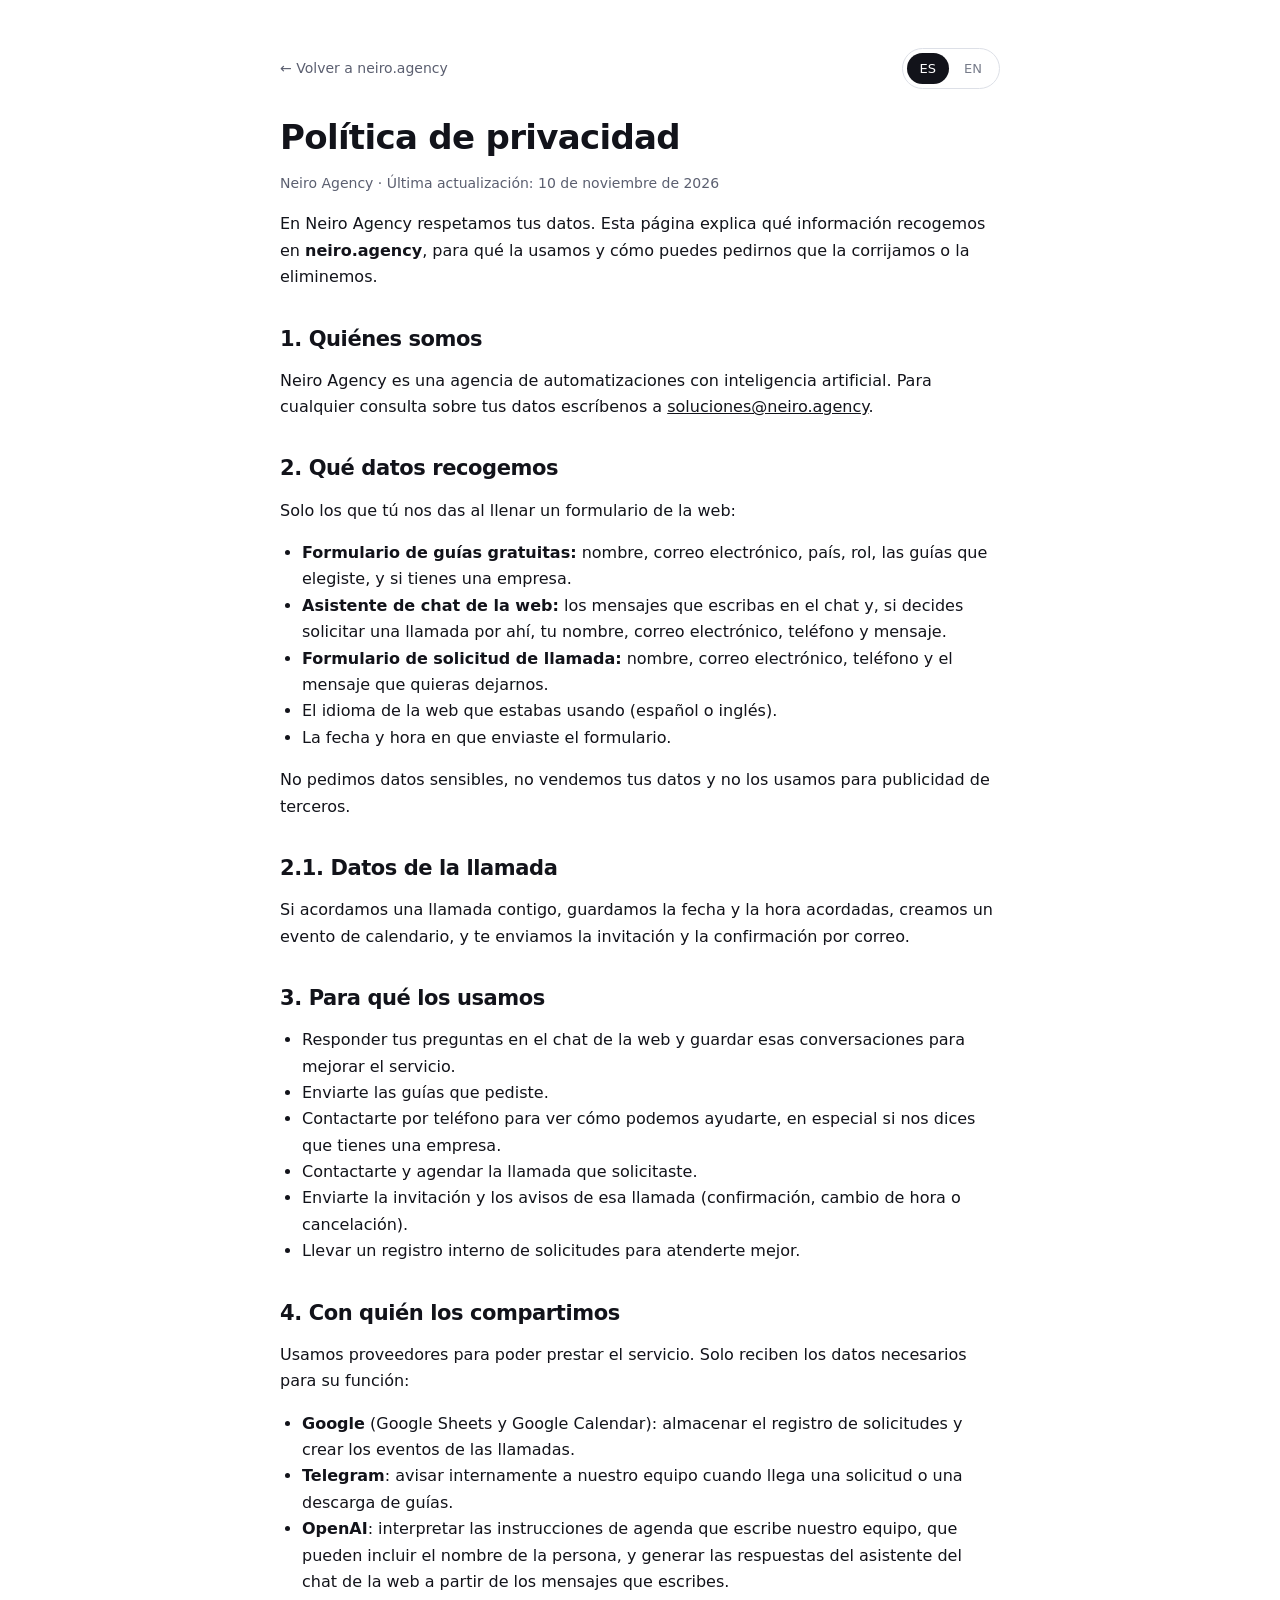
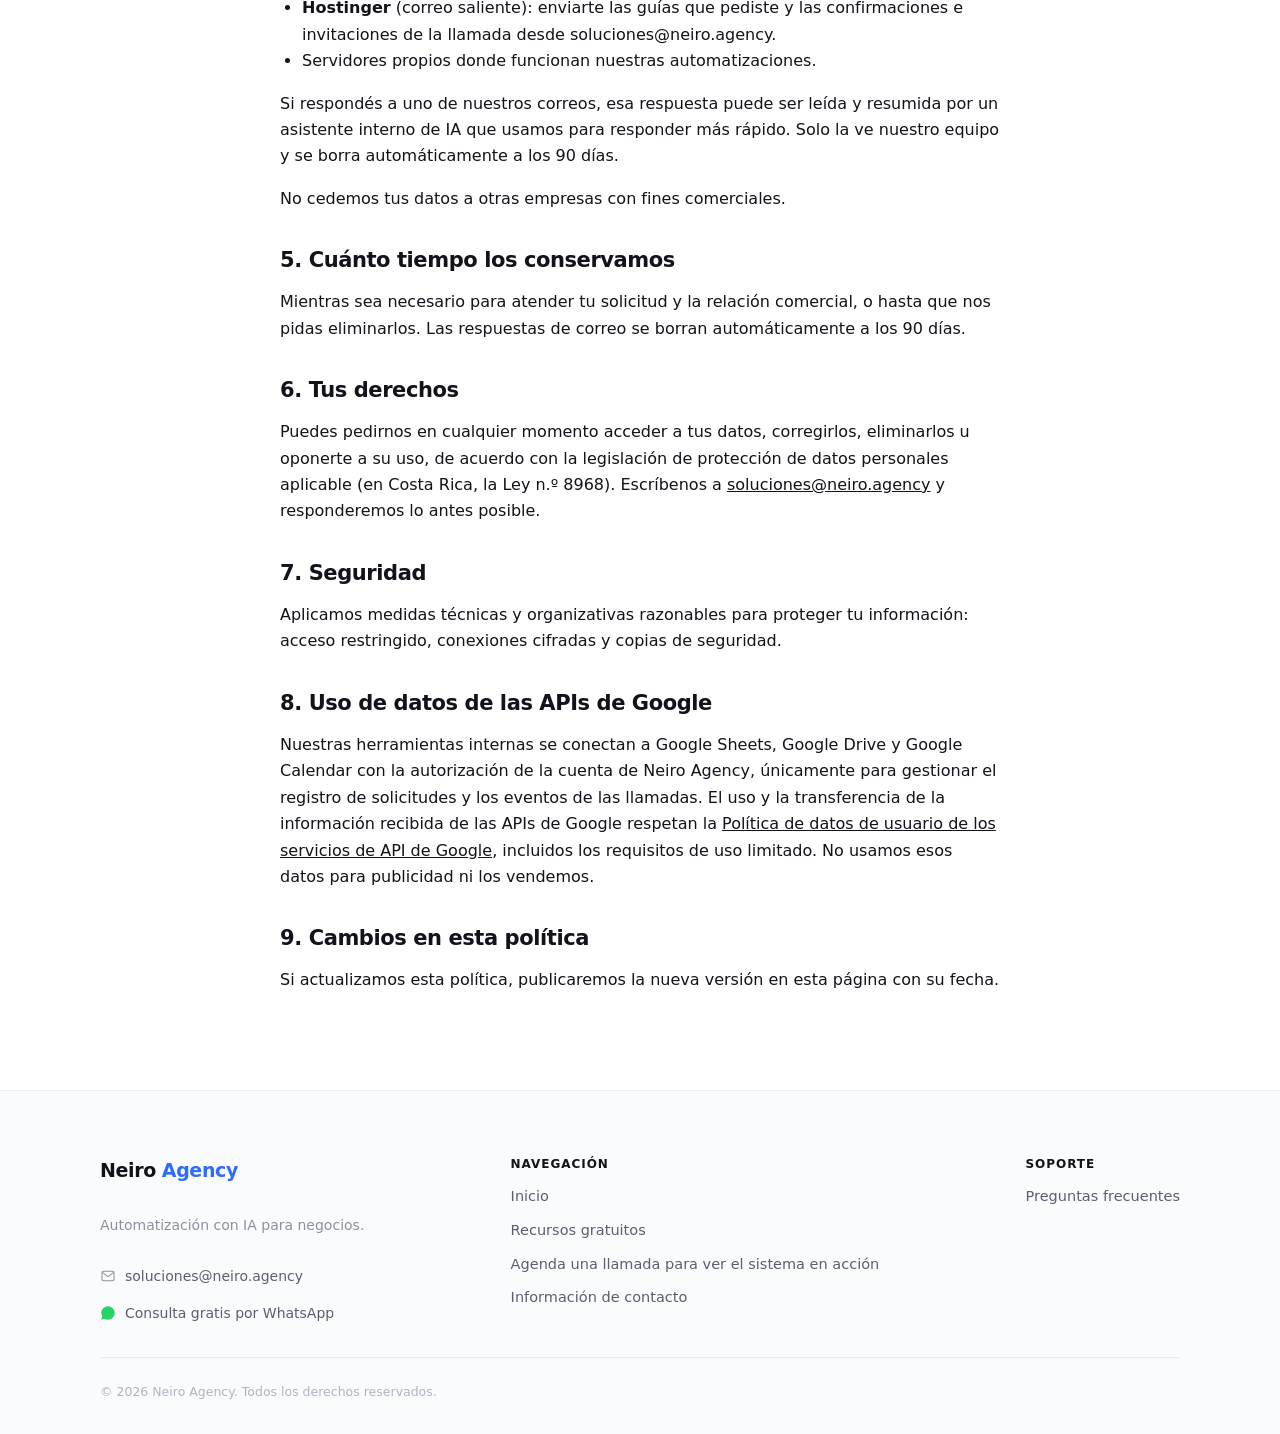
<file: privacidad.html>
<!DOCTYPE html>
<html lang="es">
<head>
<meta charset="utf-8">
<meta name="viewport" content="width=device-width, initial-scale=1">
<title>Política de privacidad — Neiro Agency</title>
<meta name="robots" content="index, follow">
<meta property="og:title" content="Política de privacidad · Neiro Agency">
<meta property="og:description" content="Cómo Neiro Agency recoge, usa y protege tus datos.">
<meta property="og:image" content="https://www.neiro.agency/img/og-image.png">
<meta property="og:url" content="https://www.neiro.agency/privacidad.html">
<meta property="og:type" content="website">
<meta name="twitter:card" content="summary_large_image">
<meta name="twitter:title" content="Política de privacidad · Neiro Agency">
<meta name="twitter:description" content="Cómo Neiro Agency recoge, usa y protege tus datos.">
<meta name="twitter:image" content="https://www.neiro.agency/img/og-image.png">
<link rel="manifest" href="manifest.json">
<link rel="icon" href="/favicon.ico" sizes="48x48">
<link rel="icon" href="/icon-192.png" type="image/png" sizes="192x192">
<link rel="apple-touch-icon" href="/apple-touch-icon.png">
<link rel="canonical" href="https://www.neiro.agency/privacidad.html">
<style>
  :root { --ink: #12131A; --muted: #5B5F70; --line: #DDE0E7; --accent: #2F6BFF; }
  * { box-sizing: border-box; }
  body { margin: 0; background: #ffffff; color: var(--ink); font-family: ui-sans-serif, system-ui, -apple-system, 'Segoe UI', sans-serif; line-height: 1.65; }
  main { max-width: 760px; margin: 0 auto; padding: 48px 20px 80px; }
  h1, h2 { font-family: 'Space Grotesk', ui-sans-serif, system-ui, sans-serif; letter-spacing: -0.02em; line-height: 1.2; }
  h1 { font-size: 34px; margin: 0 0 6px; }
  h2 { font-size: 21px; margin: 36px 0 8px; }
  p, li { font-size: 16px; }
  ul { padding-left: 22px; }
  a { color: var(--ink); }
  .meta { color: var(--muted); font-size: 14px; margin-bottom: 8px; }
  .top-row { display: flex; align-items: center; justify-content: space-between; gap: 16px; flex-wrap: wrap; margin-bottom: 28px; }
  .back { display: inline-block; font-size: 14px; color: var(--muted); text-decoration: none; }
  .lang-toggle { display: flex; align-items: center; gap: 2px; border: 1px solid var(--line); border-radius: 999px; padding: 4px; flex-shrink: 0; }
  .lang-btn { cursor: pointer; border: none; font: inherit; font-size: 13px; font-weight: 500; border-radius: 999px; padding: 5px 13px; background: transparent; color: #777C8A; }
  .lang-btn.is-active { background: var(--ink); color: #ffffff; }
  hr { border: 0; border-top: 1px solid var(--line); margin: 44px 0 0; }
  a.nav-link { display: inline-block; text-decoration: none; transition: transform .4s cubic-bezier(.34,1.56,.64,1); }
  a.nav-link:hover { transform: translateY(-2px) scale(1.06); }
  a.contact-link { text-decoration: none; color: inherit; }
  a.contact-link:hover span { text-decoration: underline; text-underline-offset: 3px; }
</style>
</head>
<body>
<main>
  <div class="top-row">
    <a class="back" href="index.html">&larr; <span data-en="Back to neiro.agency">Volver a neiro.agency</span></a>
    <div class="lang-toggle">
      <button type="button" class="lang-btn is-active" id="lang-es">ES</button>
      <button type="button" class="lang-btn" id="lang-en">EN</button>
    </div>
  </div>

  <h1 data-en="Privacy Policy">Política de privacidad</h1>
  <p class="meta"><span data-en="Neiro Agency · Last updated: November 10, 2026">Neiro Agency · Última actualización: 10 de noviembre de 2026</span></p>

  <p data-en="At Neiro Agency we respect your data. This page explains what information we collect on <strong>neiro.agency</strong>, what we use it for, and how you can ask us to correct or delete it.">En Neiro Agency respetamos tus datos. Esta página explica qué información recogemos en <strong>neiro.agency</strong>, para qué la usamos y cómo puedes pedirnos que la corrijamos o la eliminemos.</p>

  <h2 data-en="1. Who we are">1. Quiénes somos</h2>
  <p data-en='Neiro Agency is an AI automation agency. For any question about your data, write to us at <a href="mailto:soluciones@neiro.agency">soluciones@neiro.agency</a>.'>Neiro Agency es una agencia de automatizaciones con inteligencia artificial. Para cualquier consulta sobre tus datos escríbenos a <a href="mailto:soluciones@neiro.agency">soluciones@neiro.agency</a>.</p>

  <h2 data-en="2. What data we collect">2. Qué datos recogemos</h2>
  <p data-en="Only what you give us by filling out a form on the website:">Solo los que tú nos das al llenar un formulario de la web:</p>
  <ul>
    <li data-en="<strong>Free guides form:</strong> name, email, country, role, the guides you chose, and whether you have a business."><strong>Formulario de guías gratuitas:</strong> nombre, correo electrónico, país, rol, las guías que elegiste, y si tienes una empresa.</li>
    <li data-en="<strong>Web chat assistant:</strong> the messages you write in the chat and, if you choose to request a call there, your name, email, phone number and message."><strong>Asistente de chat de la web:</strong> los mensajes que escribas en el chat y, si decides solicitar una llamada por ahí, tu nombre, correo electrónico, teléfono y mensaje.</li>
    <li data-en="<strong>Call request form:</strong> name, email, phone number and the message you leave us."><strong>Formulario de solicitud de llamada:</strong> nombre, correo electrónico, teléfono y el mensaje que quieras dejarnos.</li>
    <li data-en="The website language you were using (Spanish or English).">El idioma de la web que estabas usando (español o inglés).</li>
    <li data-en="The date and time you submitted the form.">La fecha y hora en que enviaste el formulario.</li>
  </ul>
  <p data-en="We don't ask for sensitive data, we don't sell your data, and we don't use it for third-party advertising.">No pedimos datos sensibles, no vendemos tus datos y no los usamos para publicidad de terceros.</p>

  <h2 data-en="2.1. Call data">2.1. Datos de la llamada</h2>
  <p data-en="If we schedule a call with you, we save the agreed date and time and create a calendar event, and send you the invitation and confirmation by email.">Si acordamos una llamada contigo, guardamos la fecha y la hora acordadas, creamos un evento de calendario, y te enviamos la invitación y la confirmación por correo.</p>

  <h2 data-en="3. What we use it for">3. Para qué los usamos</h2>
  <ul>
    <li data-en="Answer your questions in the web chat and keep a record of those conversations to improve the service.">Responder tus preguntas en el chat de la web y guardar esas conversaciones para mejorar el servicio.</li>
    <li data-en="Send you the guides you requested.">Enviarte las guías que pediste.</li>
    <li data-en="Contact you by phone about how we can help you, especially if you tell us you have a business.">Contactarte por teléfono para ver cómo podemos ayudarte, en especial si nos dices que tienes una empresa.</li>
    <li data-en="Contact you and schedule the call you requested.">Contactarte y agendar la llamada que solicitaste.</li>
    <li data-en="Send you the invitation and notices for that call (confirmation, rescheduling or cancellation).">Enviarte la invitación y los avisos de esa llamada (confirmación, cambio de hora o cancelación).</li>
    <li data-en="Keep an internal record of requests so we can help you better.">Llevar un registro interno de solicitudes para atenderte mejor.</li>
  </ul>

  <h2 data-en="4. Who we share it with">4. Con quién los compartimos</h2>
  <p data-en="We use providers to deliver the service. Each one only receives the data it needs for its function:">Usamos proveedores para poder prestar el servicio. Solo reciben los datos necesarios para su función:</p>
  <ul>
    <li data-en="<strong>Google</strong> (Google Sheets and Google Calendar): store the request log and create the call events."><strong>Google</strong> (Google Sheets y Google Calendar): almacenar el registro de solicitudes y crear los eventos de las llamadas.</li>
    <li data-en="<strong>Telegram</strong>: notify our team internally when a request or a guide download comes in."><strong>Telegram</strong>: avisar internamente a nuestro equipo cuando llega una solicitud o una descarga de guías.</li>
    <li data-en="<strong>OpenAI</strong>: interpret the scheduling instructions our team writes, which may include your name, and generate the replies of the web chat assistant from the messages you write."><strong>OpenAI</strong>: interpretar las instrucciones de agenda que escribe nuestro equipo, que pueden incluir el nombre de la persona, y generar las respuestas del asistente del chat de la web a partir de los mensajes que escribes.</li>
    <li data-en="<strong>Hostinger</strong> (outgoing email): send the guides you requested and the call confirmations and invitations from soluciones@neiro.agency."><strong>Hostinger</strong> (correo saliente): enviarte las guías que pediste y las confirmaciones e invitaciones de la llamada desde soluciones@neiro.agency.</li>
    <li data-en="Our own servers, where our automations run.">Servidores propios donde funcionan nuestras automatizaciones.</li>
  </ul>
  <p data-en="If you reply to one of our emails, that reply may be read and summarized by an internal AI assistant we use to respond faster. It's only visible to our team and is automatically deleted after 90 days.">Si respondés a uno de nuestros correos, esa respuesta puede ser leída y resumida por un asistente interno de IA que usamos para responder más rápido. Solo la ve nuestro equipo y se borra automáticamente a los 90 días.</p>
  <p data-en="We do not share your data with other companies for commercial purposes.">No cedemos tus datos a otras empresas con fines comerciales.</p>

  <h2 data-en="5. How long we keep it">5. Cuánto tiempo los conservamos</h2>
  <p data-en="As long as necessary to handle your request and our business relationship, or until you ask us to delete it. Email replies are automatically deleted after 90 days.">Mientras sea necesario para atender tu solicitud y la relación comercial, o hasta que nos pidas eliminarlos. Las respuestas de correo se borran automáticamente a los 90 días.</p>

  <h2 data-en="6. Your rights">6. Tus derechos</h2>
  <p data-en='You can ask us at any time to access, correct or delete your data, or object to its use, in accordance with applicable personal data protection law (in Costa Rica, Law No. 8968). Write to us at <a href="mailto:soluciones@neiro.agency">soluciones@neiro.agency</a> and we will respond as soon as possible.'>Puedes pedirnos en cualquier momento acceder a tus datos, corregirlos, eliminarlos u oponerte a su uso, de acuerdo con la legislación de protección de datos personales aplicable (en Costa Rica, la Ley n.º 8968). Escríbenos a <a href="mailto:soluciones@neiro.agency">soluciones@neiro.agency</a> y responderemos lo antes posible.</p>

  <h2 data-en="7. Security">7. Seguridad</h2>
  <p data-en="We apply reasonable technical and organizational measures to protect your information: restricted access, encrypted connections and backups.">Aplicamos medidas técnicas y organizativas razonables para proteger tu información: acceso restringido, conexiones cifradas y copias de seguridad.</p>

  <h2 data-en="8. Use of Google API data">8. Uso de datos de las APIs de Google</h2>
  <p data-en='Our internal tools connect to Google Sheets, Google Drive and Google Calendar with the authorization of the Neiro Agency account, solely to manage the request log and call events. Our use and transfer of information received from Google APIs adheres to the <a href="https://developers.google.com/terms/api-services-user-data-policy" rel="noopener">Google API Services User Data Policy</a>, including the Limited Use requirements. We do not use that data for advertising, and we do not sell it.'>Nuestras herramientas internas se conectan a Google Sheets, Google Drive y Google Calendar con la autorización de la cuenta de Neiro Agency, únicamente para gestionar el registro de solicitudes y los eventos de las llamadas. El uso y la transferencia de la información recibida de las APIs de Google respetan la <a href="https://developers.google.com/terms/api-services-user-data-policy" rel="noopener">Política de datos de usuario de los servicios de API de Google</a>, incluidos los requisitos de uso limitado. No usamos esos datos para publicidad ni los vendemos.</p>

  <h2 data-en="9. Changes to this policy">9. Cambios en esta política</h2>
  <p data-en="If we update this policy, we'll publish the new version on this page along with its date.">Si actualizamos esta política, publicaremos la nueva versión en esta página con su fecha.</p>
</main>

<div style="border-top: 1px solid #ECEDF1; background: #FAFBFD;">
  <div style="max-width: 1160px; margin: 0 auto; padding: clamp(48px, 6vw, 64px) clamp(20px, 4vw, 40px) 32px; display: flex; flex-direction: column; gap: 32px;">
    <div style="display: flex; flex-wrap: wrap; justify-content: space-between; gap: 32px;">
      <div style="display: flex; flex-direction: column; gap: 14px; max-width: 300px;">
        <div style="font-family: 'Space Grotesk', ui-sans-serif, system-ui, sans-serif; font-weight: 700; font-size: 19px; letter-spacing: -0.02em; display: flex; gap: 6px;">
          <span style="color: #12131A;">Neiro</span><span style="color: var(--accent);">Agency</span>
        </div>
        <p data-en="AI automation for businesses." style="font-size: 14px; color: #8C91A0; line-height: 1.6;">Automatización con IA para negocios.</p>
        <a class="contact-link" href="mailto:soluciones@neiro.agency" style="display: flex; align-items: center; gap: 9px;">
          <svg viewBox="0 0 24 24" fill="none" stroke="#8C91A0" stroke-width="1.6" stroke-linecap="round" stroke-linejoin="round" style="width: 16px; height: 16px; flex-shrink: 0;" aria-hidden="true"><rect x="3" y="5" width="18" height="14" rx="2"></rect><path d="m4 7 8 6 8-6"></path></svg>
          <span style="font-size: 14px; color: #5A5F6E;">soluciones@neiro.agency</span>
        </a>
        <a class="contact-link" href="https://wa.me/50671907855?text=Hola%2C%20quiero%20saber%20m%C3%A1s%20sobre%20las%20automatizaciones%20con%20IA" target="_blank" rel="noopener noreferrer" style="display: flex; align-items: center; gap: 9px;">
          <svg viewBox="0 0 24 24" fill="#25D366" style="width: 16px; height: 16px; flex-shrink: 0;" aria-hidden="true"><path d="M12 2C6.48 2 2 6.48 2 12c0 1.86.5 3.6 1.38 5.1L2 22l5.05-1.35A9.94 9.94 0 0 0 12 22c5.52 0 10-4.48 10-10S17.52 2 12 2Z"></path></svg>
          <span data-en="Free consultation via WhatsApp" style="font-size: 14px; color: #5A5F6E;">Consulta gratis por WhatsApp</span>
        </a>
      </div>
      <div style="display: flex; flex-direction: column; gap: 10px;">
        <span data-en="Navigation" style="font-size: 12px; font-weight: 700; letter-spacing: 0.08em; text-transform: uppercase; color: #12131A;">Navegación</span>
        <a href="index.html" class="nav-link" data-en="Home" style="font-size: 14.5px; color: #5A5F6E;">Inicio</a>
        <a href="recursos.html" class="nav-link" data-en="Free resources" style="font-size: 14.5px; color: #5A5F6E;">Recursos gratuitos</a>
        <a href="contacto.html" class="nav-link" data-en="Book a call to see the system in action" style="font-size: 14.5px; color: #5A5F6E;">Agenda una llamada para ver el sistema en acción</a>
        <a href="informacion.html" class="nav-link" data-en="Contact information" style="font-size: 14.5px; color: #5A5F6E;">Información de contacto</a>
      </div>
      <div style="display: flex; flex-direction: column; gap: 10px;">
        <span data-en="Support" style="font-size: 12px; font-weight: 700; letter-spacing: 0.08em; text-transform: uppercase; color: #12131A;">Soporte</span>
        <a href="index.html#faq" class="nav-link" data-en="FAQ" style="font-size: 14.5px; color: #5A5F6E;">Preguntas frecuentes</a>
      </div>
    </div>
    <div style="display: flex; align-items: center; justify-content: space-between; gap: 16px; flex-wrap: wrap; padding-top: 24px; border-top: 1px solid #E8EAEF;">
      <span data-en="© 2026 Neiro Agency. All rights reserved." style="font-size: 12.5px; color: #B0B4C0;">© 2026 Neiro Agency. Todos los derechos reservados.</span>
    </div>
  </div>
</div>

<script>
(function () {
  'use strict';
  function applyLang(lang) {
    document.getElementById('lang-es').classList.toggle('is-active', lang === 'es');
    document.getElementById('lang-en').classList.toggle('is-active', lang === 'en');
    document.documentElement.lang = lang;
    document.querySelectorAll('[data-en]').forEach(function (node) {
      if (!node.hasAttribute('data-es')) { node.setAttribute('data-es', node.innerHTML); }
      node.innerHTML = lang === 'en' ? node.getAttribute('data-en') : node.getAttribute('data-es');
    });
  }
  document.getElementById('lang-es').addEventListener('click', function () { applyLang('es'); });
  document.getElementById('lang-en').addEventListener('click', function () { applyLang('en'); });
  if (new URLSearchParams(location.search).get('lang') === 'en') { applyLang('en'); }
})();
</script>
</body>
</html>
</file>
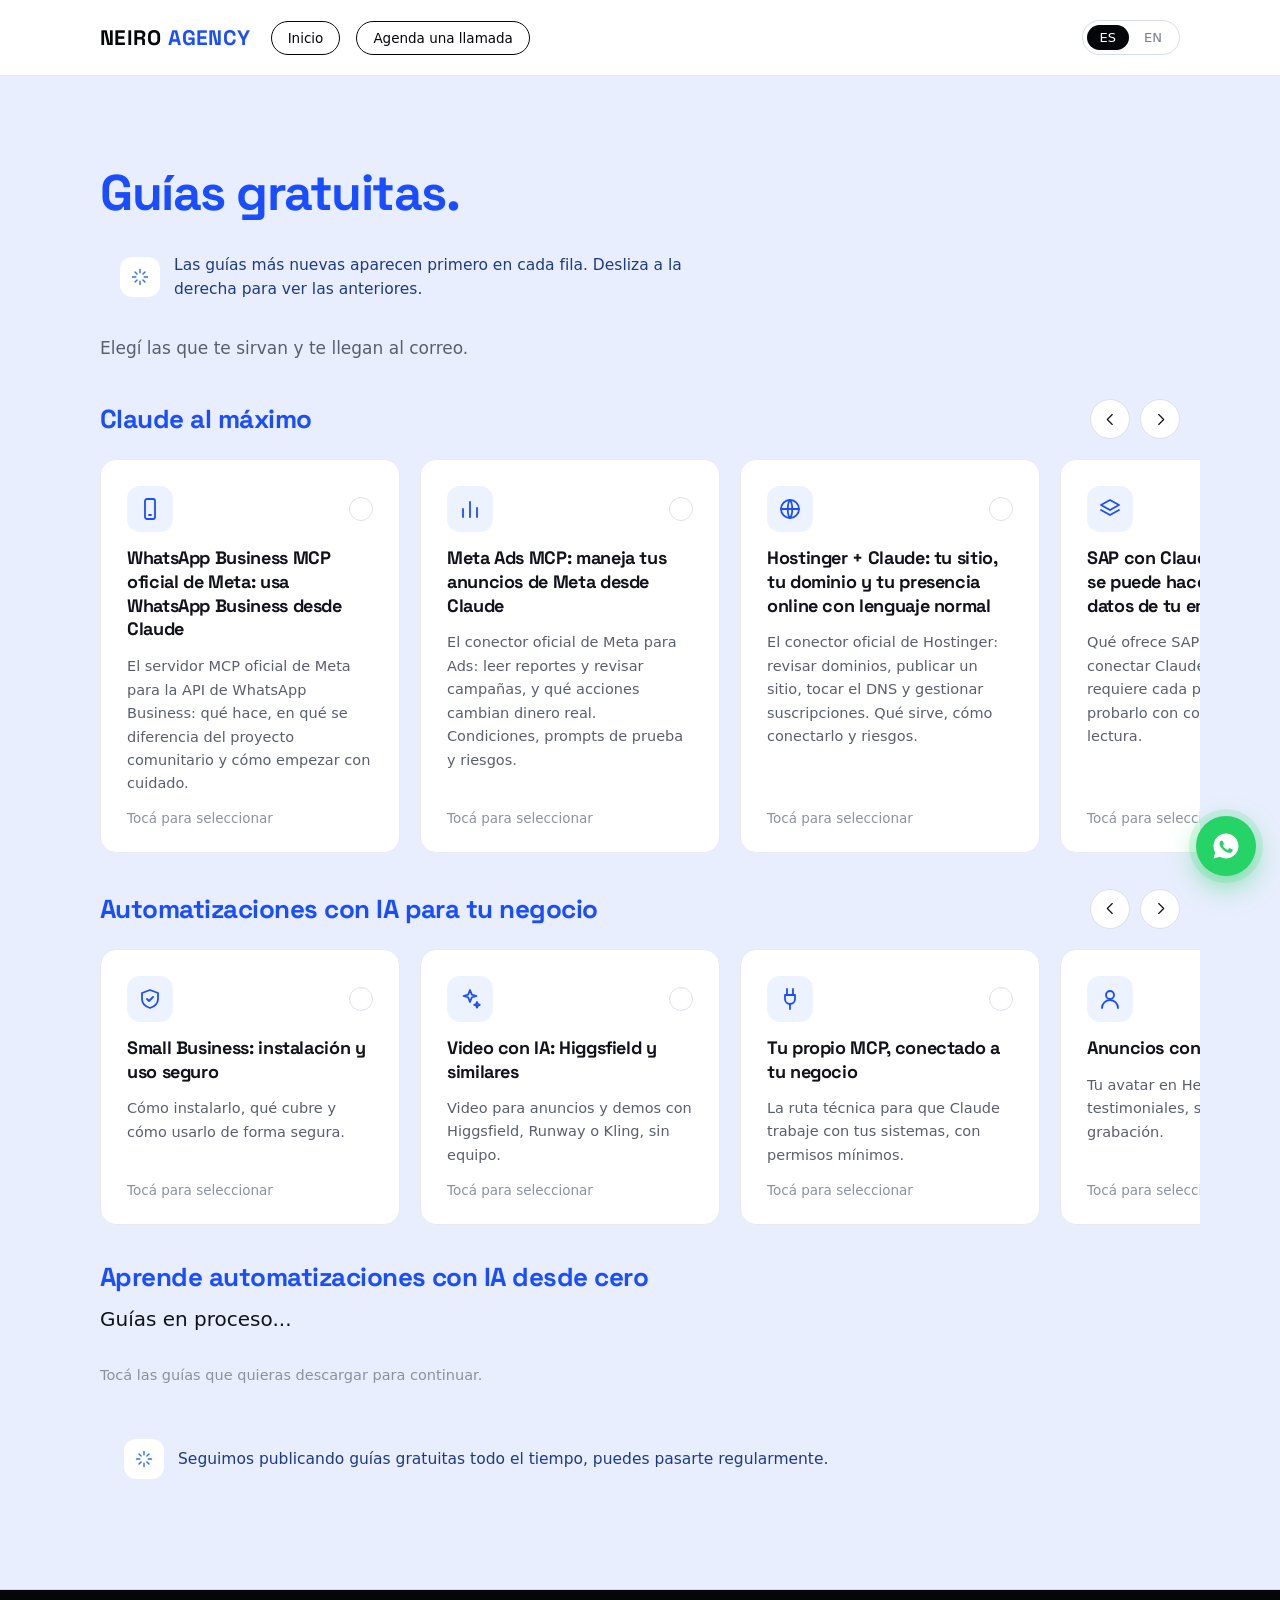
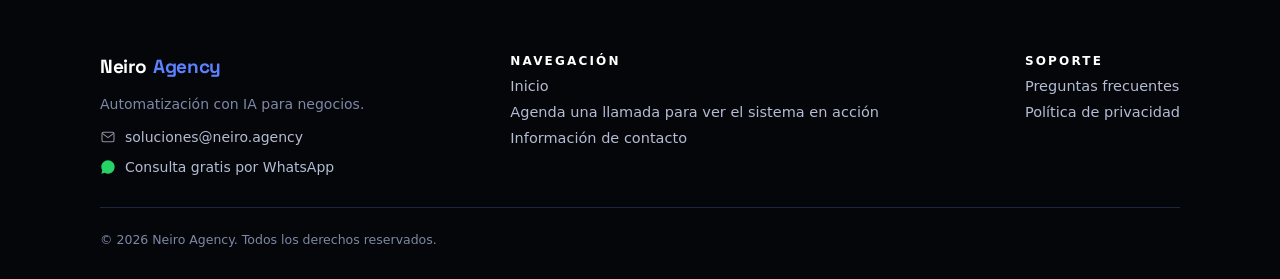
<file: recursos.html>
<!doctype html>
<html lang="es">
<head>
<meta charset="utf-8">
<meta name="viewport" content="width=device-width, initial-scale=1">
<title>Recursos gratuitos · Neiro Agency</title>
<meta name="description" content="Guías prácticas y gratuitas sobre automatizaciones con IA para tu negocio.">
<meta property="og:title" content="Recursos gratuitos · Neiro Agency">
<meta property="og:description" content="Guías prácticas y gratuitas sobre automatizaciones con IA para tu negocio.">
<meta property="og:image" content="https://www.neiro.agency/img/og-image.png">
<meta property="og:url" content="https://www.neiro.agency/recursos.html">
<meta property="og:type" content="website">
<meta name="twitter:card" content="summary_large_image">
<meta name="twitter:title" content="Recursos gratuitos · Neiro Agency">
<meta name="twitter:description" content="Guías prácticas y gratuitas sobre automatizaciones con IA para tu negocio.">
<meta name="twitter:image" content="https://www.neiro.agency/img/og-image.png">
<link rel="manifest" href="manifest.json">
<link rel="icon" href="/favicon.ico" sizes="48x48">
<link rel="icon" href="/icon-192.png" type="image/png" sizes="192x192">
<link rel="apple-touch-icon" href="/apple-touch-icon.png">
<link rel="canonical" href="https://www.neiro.agency/recursos.html">
<link rel="stylesheet" href="https://fonts.googleapis.com/css2?family=Space+Grotesk:wght@500;700&display=swap">
<style>
  :root { --accent: #2F6BFF; }
  * { box-sizing: border-box; }
  html { background: #ffffff; }
  body { margin: 0; background: #ffffff; color: #12131A; font-family: ui-sans-serif, system-ui, -apple-system, 'Segoe UI', sans-serif; overflow-x: hidden; overscroll-behavior-x: none; }
  a { color: var(--accent); text-decoration: none; }
  a:hover { color: #1D46C7; }
  a.nav-cta, a.nav-cta:hover { color: #ffffff !important; background: #FF6A3D; }
  a.nav-cta:hover { background: #E85A2E; }
  .pill-tag { display: inline-block; transition: transform .4s cubic-bezier(.34,1.56,.64,1), box-shadow .3s ease; }
  .pill-tag:hover { transform: translateY(-4px) scale(1.05); box-shadow: 0 10px 20px rgba(47,107,255,.18); }
  .wa-float { position: fixed; bottom: 24px; right: 24px; width: 60px; height: 60px; border-radius: 50%; background: #25D366; display: flex; align-items: center; justify-content: center; box-shadow: 0 10px 24px rgba(37,211,102,.4); z-index: 500; }
  .wa-float:hover { box-shadow: 0 14px 32px rgba(37,211,102,.5) !important; }
  h1, h2, h3 { font-family: 'Space Grotesk', ui-sans-serif, system-ui, sans-serif; margin: 0; letter-spacing: -0.02em; }
  p { margin: 0; }
  input, select, textarea { font-family: inherit; font-size: 15px; color: #12131A; background: #ffffff; border: 1px solid #DDE0E7; border-radius: 10px; padding: 14px 16px; outline: none; width: 100%; transition: border-color .2s ease, box-shadow .2s ease; }
  input:focus, select:focus, textarea:focus { border-color: var(--accent); box-shadow: 0 0 0 3px rgba(47,107,255,.14); }
  input::placeholder, textarea::placeholder { color: #A2A7B5; }
  @keyframes dcFadeUp { from { opacity: 0; transform: translateY(16px); } to { opacity: 1; transform: none; } }
  .reveal { transition: opacity .8s cubic-bezier(.22,.68,.3,1), transform .8s cubic-bezier(.22,.68,.3,1); }
  body[data-anim="on"] .reveal { opacity: 0; transform: translateY(22px); }
  body[data-anim="on"] .reveal.is-in { opacity: 1; transform: none; }
  .pop { animation: dcFadeUp .45s cubic-bezier(.22,.68,.3,1) both; }
  .lift { transition: transform .45s cubic-bezier(.34,1.56,.64,1), box-shadow .35s ease, border-color .3s ease; }
  .lift:hover, body[data-anim="on"] .reveal.is-in.lift:hover { transform: translateY(-8px) scale(1.015); box-shadow: 0 12px 24px -6px rgba(18,19,26,.16); transition-delay: 0s; }
  .lift:active, body[data-anim="on"] .reveal.is-in.lift:active { transform: translateY(-2px) scale(.99); box-shadow: 0 6px 16px rgba(18,19,26,.1); transition-delay: 0s; }
  .btn { cursor: pointer; user-select: none; transition: transform .4s cubic-bezier(.34,1.56,.64,1), box-shadow .3s ease, background-color .22s ease, border-color .22s ease; border: none; font: inherit; }
  .btn:hover { transform: translateY(-3px) scale(1.03); box-shadow: 0 12px 28px rgba(47,107,255,.28); }
  a.nav-link { display: inline-block; transition: transform .4s cubic-bezier(.34,1.56,.64,1); }
  a.nav-link:hover { transform: translateY(-2px) scale(1.06); }
  a.contact-link { text-decoration: none; color: inherit; }
  a.contact-link:hover span { text-decoration: underline; text-underline-offset: 3px; }
  .btn:active { transform: translateY(0); box-shadow: none; }
  .btn-ghost:hover { box-shadow: 0 10px 24px rgba(18,19,26,.10); border-color: #B9C0CF; }
  a.btn-ghost, a.btn-ghost:hover { color: #12131A; }
  .rail { scrollbar-width: none; -ms-overflow-style: none; }
  .rail::-webkit-scrollbar { display: none; width: 0; height: 0; }
  .arrow { cursor: pointer; transition: background-color .2s ease, border-color .2s ease, transform .4s cubic-bezier(.34,1.56,.64,1); border: none; font: inherit; }
  .arrow:hover { background: #EDF2FF; border-color: var(--accent); transform: translateY(-3px) scale(1.08); }
  .field-error { font-size: 13px; color: #C0392B; }
  .lang-btn.is-active { color: #ffffff !important; background: #FF6A3D !important; }
  .lang-btn, .btn, a { touch-action: manipulation; }
  @media (max-width: 480px) {
    .lang-btn { padding: 9px 15px !important; font-size: 14px !important; }
    .footer-row { flex-direction: column; justify-content: center; text-align: center; }
    .footer-row .footer-meta { align-items: center; }
  }
  @media (max-width: 640px) {
    .header-outer { justify-content: space-between; }
    .header-logo { order: 1; }
    .header-toggle { order: 2; margin-left: 0; }
    .header-links { order: 3; flex-basis: 100%; }
    .header-links { gap: 6px !important; }
    .header-links .nav-cta { font-size: 12px !important; padding: 7px 10px !important; white-space: nowrap; }
  }
  .lang-btn:not(.is-active) { color: #777C8A !important; background: transparent !important; }
  [hidden] { display: none !important; }
  @keyframes dcFade { from { opacity: 0; } to { opacity: 1; } }
  @keyframes dcPopIn { from { opacity: 0; transform: translateY(14px) scale(.96); } to { opacity: 1; transform: none; } }
  .modal { position: fixed; inset: 0; z-index: 1000; display: flex; align-items: center; justify-content: center; padding: 20px; }
  .modal-backdrop { position: absolute; inset: 0; background: rgba(18,19,26,.55); animation: dcFade .2s ease both; }
  .modal-card { position: relative; width: 100%; max-width: 420px; max-height: calc(100vh - 40px); max-height: calc(100dvh - 40px); overflow-y: auto; background: #ffffff; border-radius: 20px; padding: 36px 28px 28px; text-align: center; display: flex; flex-direction: column; align-items: center; gap: 12px; box-shadow: 0 24px 60px rgba(18,19,26,.28); animation: dcPopIn .28s cubic-bezier(.22,.68,.3,1) both; }
  .modal-x { position: absolute; top: 10px; right: 10px; width: 38px; height: 38px; display: flex; align-items: center; justify-content: center; border: none; background: transparent; border-radius: 10px; font-size: 26px; line-height: 1; color: #5A5F6E; cursor: pointer; transition: background-color .2s ease; }
  .modal-x:hover { background: #F1F3F8; }
  .modal-icon { width: 56px; height: 56px; border-radius: 50%; display: flex; align-items: center; justify-content: center; flex-shrink: 0; }
  .modal-icon.ok { background: var(--accent); }
  .modal-icon.err { background: #C0392B; }
  .modal-card h3 { font-size: 21px; line-height: 1.3; font-weight: 700; color: #12131A; }
  .modal-card p { font-size: 15px; line-height: 1.6; color: #444C63; }
  .yn { display: flex; gap: 10px; }
  .yn label { flex: 1; cursor: pointer; position: relative; display: block; -webkit-tap-highlight-color: transparent; }
  .yn input { position: absolute; opacity: 0; width: 1px; height: 1px; padding: 0; border: 0; margin: 0; }
  .yn span { display: flex; align-items: center; justify-content: center; padding: 14px 16px; border: 1px solid #DDE0E7; border-radius: 10px; font-size: 15px; color: #12131A; background: #ffffff; transition: border-color .2s ease, background-color .2s ease, color .2s ease, box-shadow .2s ease; }
  .yn label:hover span { border-color: #B9C0CF; }
  .yn input:checked + span { border-color: var(--accent); background: #EDF2FF; color: var(--accent); font-weight: 600; }
  .yn input:focus-visible + span { box-shadow: 0 0 0 3px rgba(47,107,255,.14); border-color: var(--accent); }
  .yn.err span { border-color: #C0392B; }
  .hp { position: absolute; left: -9999px; top: auto; width: 1px; height: 1px; overflow: hidden; }
  @media (prefers-reduced-motion: reduce) {
    .reveal, .pop, .lift, .btn, .arrow, .modal-card, .modal-backdrop { animation: none !important; transition: none !important; opacity: 1 !important; transform: none !important; }
  }
</style>
<style>
  /* Formulario de guías: 2 columnas en PC, 1 en celular; separación clara entre campos */
  #guia-fields { display: grid; grid-template-columns: repeat(2, minmax(0, 1fr)); gap: 22px 20px; }
  #guia-fields > div { display: flex; flex-direction: column; gap: 8px; min-width: 0; }
  #guia-fields .guia-full { grid-column: 1 / -1; }
  #guia-fields input[type="text"], #guia-fields input[type="email"], #guia-fields select { width: 100%; }
  #guia-fields .yn { display: grid; grid-template-columns: repeat(2, minmax(0, 1fr)); gap: 12px; }
  @media (max-width: 600px) { #guia-fields { grid-template-columns: minmax(0, 1fr); gap: 18px; } }
</style>
<link rel="stylesheet" href="neiro-theme.css?v=20261111">
<link rel="preconnect" href="https://chatwoot.neiro.agency" crossorigin>
<link rel="preload" as="script" href="https://chatwoot.neiro.agency/packs/js/sdk.js">
</head>
<body>

<div id="site-header" style="border-bottom: 1px solid #ECEDF1; background: #ffffff; position: fixed; top: 0; left: 0; right: 0; width: 100%; z-index: 10;">
  <div class="header-outer" style="max-width: 1160px; margin: 0 auto; padding: 20px clamp(20px, 4vw, 40px); display: flex; align-items: center; justify-content: flex-start; gap: 16px 20px; flex-wrap: wrap;">
    <a href="index.html" class="header-logo" style="font-family: 'Space Grotesk', ui-sans-serif, system-ui, sans-serif; font-weight: 700; font-size: 21px; letter-spacing: -0.02em; display: flex; gap: 7px;">
      <span style="color: #12131A;">Neiro</span><span style="color: var(--accent);">Agency</span>
    </a>
    <div class="header-links" style="display: flex; align-items: center; gap: 16px; flex-wrap: wrap;">
      <a href="index.html" class="btn nav-cta" data-en="Home" style="font-size: 13.5px; font-weight: 500; border-radius: 999px; padding: 8px 16px;">Inicio</a>
      <a href="contacto.html" class="btn nav-cta" data-en="Book a call" style="font-size: 13.5px; font-weight: 500; border-radius: 999px; padding: 8px 16px;">Agenda una llamada</a>
    </div>
    <div class="header-toggle" style="display: flex; align-items: center; gap: 2px; border: 1px solid #E4E6EC; border-radius: 999px; padding: 4px; margin-left: auto;">
      <button class="btn lang-btn is-active" id="lang-es" style="font-size: 13px; font-weight: 500; border-radius: 999px; padding: 5px 13px;">ES</button>
      <button class="btn lang-btn" id="lang-en" style="font-size: 13px; font-weight: 500; border-radius: 999px; padding: 5px 13px;">EN</button>
    </div>
  </div>
</div>
<div id="header-spacer"></div>

<div id="guias" style="background: #FAFBFD; border-bottom: 1px solid #ECEDF1;">
  <div style="max-width: 1160px; margin: 0 auto; padding: clamp(60px, 7vw, 96px) clamp(20px, 4vw, 40px); display: flex; flex-direction: column; gap: 36px;">

    <div class="reveal" style="display: flex; flex-direction: column; gap: 16px; max-width: 660px;">
      <h2 data-en="Free guides." style="font-size: clamp(28px, 4vw, 38px); line-height: 1.16; font-weight: 700; color: #12131A;">Guías gratuitas.</h2>
      <div class="reveal" style="background: #EDF2FF; border-radius: 16px; padding: 16px 20px; display: flex; align-items: center; gap: 14px;">
        <div style="width: 40px; height: 40px; border-radius: 12px; background: #ffffff; display: flex; align-items: center; justify-content: center; flex-shrink: 0;" aria-hidden="true">
          <svg viewBox="0 0 24 24" fill="none" stroke="#2F6BFF" stroke-width="1.7" stroke-linecap="round" stroke-linejoin="round" style="width: 20px; height: 20px;"><path d="M12 3v4M12 17v4M3 12h4M17 12h4M6 6l2.5 2.5M15.5 15.5 18 18M18 6l-2.5 2.5M8.5 15.5 6 18"></path></svg>
        </div>
        <p data-en="The newest guides appear first in each row. Swipe right to see the older ones." style="font-size: 15.5px; line-height: 1.6; font-weight: 500; color: #1D3A8A;">Las guías más nuevas aparecen primero en cada fila. Desliza a la derecha para ver las anteriores.</p>
      </div>
      <p data-en="Pick the ones you want and they'll be emailed to you (the guides are written in Spanish)." style="font-size: clamp(15px, 1.6vw, 17px); line-height: 1.7; color: #5A5F6E;">Elegí las que te sirvan y te llegan al correo.</p>
    </div>

    <div style="display: flex; flex-direction: column; gap: 20px;">
      <div style="display: flex; align-items: center; justify-content: space-between; gap: 16px; flex-wrap: wrap;">
        <h3 data-en="Claude at its best" style="font-size: 26px; line-height: 1.25; font-weight: 700; color: var(--accent);">Claude al máximo</h3>
        <div style="display: flex; align-items: center; gap: 10px;">
          <button class="arrow" data-rail-left="rail-guias-claude" style="width: 40px; height: 40px; border: 1px solid #DDE0E7; border-radius: 50%; background: #ffffff; display: flex; align-items: center; justify-content: center;">
            <svg viewBox="0 0 24 24" fill="none" stroke="#12131A" stroke-width="1.7" stroke-linecap="round" stroke-linejoin="round" style="width: 17px; height: 17px;" aria-hidden="true"><path d="m14.5 5-7 7 7 7"></path></svg>
          </button>
          <button class="arrow" data-rail-right="rail-guias-claude" style="width: 40px; height: 40px; border: 1px solid #DDE0E7; border-radius: 50%; background: #ffffff; display: flex; align-items: center; justify-content: center;">
            <svg viewBox="0 0 24 24" fill="none" stroke="#12131A" stroke-width="1.7" stroke-linecap="round" stroke-linejoin="round" style="width: 17px; height: 17px;" aria-hidden="true"><path d="m9.5 5 7 7-7 7"></path></svg>
          </button>
        </div>
      </div>
      <div id="rail-guias-claude" class="rail" style="display: flex; gap: 20px; overflow-x: auto; scroll-snap-type: x mandatory; padding: 14px 20px 40px; margin: -14px -20px -40px; scroll-padding: 0 20px;"></div>
    </div>

    <div style="display: flex; flex-direction: column; gap: 20px;">
      <div style="display: flex; align-items: center; justify-content: space-between; gap: 16px; flex-wrap: wrap;">
        <h3 data-en="AI automations for your business" style="font-size: 26px; line-height: 1.25; font-weight: 700; color: var(--accent);">Automatizaciones con IA para tu negocio</h3>
        <div style="display: flex; align-items: center; gap: 10px;">
          <button class="arrow" data-rail-left="rail-guias-negocio" style="width: 40px; height: 40px; border: 1px solid #DDE0E7; border-radius: 50%; background: #ffffff; display: flex; align-items: center; justify-content: center;">
            <svg viewBox="0 0 24 24" fill="none" stroke="#12131A" stroke-width="1.7" stroke-linecap="round" stroke-linejoin="round" style="width: 17px; height: 17px;" aria-hidden="true"><path d="m14.5 5-7 7 7 7"></path></svg>
          </button>
          <button class="arrow" data-rail-right="rail-guias-negocio" style="width: 40px; height: 40px; border: 1px solid #DDE0E7; border-radius: 50%; background: #ffffff; display: flex; align-items: center; justify-content: center;">
            <svg viewBox="0 0 24 24" fill="none" stroke="#12131A" stroke-width="1.7" stroke-linecap="round" stroke-linejoin="round" style="width: 17px; height: 17px;" aria-hidden="true"><path d="m9.5 5 7 7-7 7"></path></svg>
          </button>
        </div>
      </div>
      <div id="rail-guias-negocio" class="rail" style="display: flex; gap: 20px; overflow-x: auto; scroll-snap-type: x mandatory; padding: 14px 20px 40px; margin: -14px -20px -40px; scroll-padding: 0 20px;"></div>
    </div>

    <div style="display: flex; flex-direction: column; gap: 14px;">
      <h3 data-en="Learn AI automations from scratch" style="font-size: 26px; line-height: 1.25; font-weight: 700; color: var(--accent);">Aprende automatizaciones con IA desde cero</h3>
      <p data-en="Guides in progress..." style="font-size: 20px; font-weight: 500; color: #12131A;">Guías en proceso...</p>
    </div>

    <div id="guias-form" class="pop" hidden style="background: #ffffff; border: 1px solid #E8EAEF; border-radius: 18px; padding: clamp(24px, 3vw, 36px); display: flex; flex-direction: column; gap: 22px;">
      <div style="display: flex; align-items: center; justify-content: space-between; gap: 16px; flex-wrap: wrap;">
        <div style="display: flex; flex-direction: column; gap: 6px;">
          <h3 id="picked-title" style="font-size: 21px; line-height: 1.3; font-weight: 700; color: #12131A;"></h3>
          <p data-en="Fill in your details and I'll email them to you right now." style="font-size: 14.5px; line-height: 1.6; color: #5A5F6E;">Completá tus datos y te las mando al correo ahora mismo.</p>
        </div>
        <button class="btn" id="clear-picks" data-en="Clear selection" style="font-size: 13.5px; font-weight: 500; color: #5A5F6E; background: #ffffff; border: 1px solid #DDE0E7; border-radius: 8px; padding: 9px 16px;">Limpiar selección</button>
      </div>

      <div id="guia-fields">
        <div style="display: flex; flex-direction: column; gap: 8px;">
          <span data-en="Name" style="font-size: 13px; font-weight: 500; color: #5A5F6E;">Nombre</span>
          <input type="text" id="guia-nombre" data-en-ph="Your full name" placeholder="Tu nombre completo">
          <span id="guia-nombre-error" class="field-error" hidden></span>
        </div>
        <div style="display: flex; flex-direction: column; gap: 8px;">
          <span data-en="Email" style="font-size: 13px; font-weight: 500; color: #5A5F6E;">Correo</span>
          <input type="email" id="guia-correo" data-en-ph="you@email.com" placeholder="tu@correo.com">
          <span id="guia-correo-error" class="field-error" hidden></span>
        </div>
        <div style="display: flex; flex-direction: column; gap: 8px;">
          <span data-en="Country" style="font-size: 13px; font-weight: 500; color: #5A5F6E;">País</span>
          <select id="guia-pais">
            <option>Costa Rica</option><option>Panamá</option><option>México</option><option>Colombia</option>
            <option>Argentina</option><option>Chile</option><option>Perú</option><option>Ecuador</option>
            <option>Guatemala</option><option>El Salvador</option><option>Honduras</option><option>Nicaragua</option>
            <option>República Dominicana</option><option>Venezuela</option><option>Uruguay</option><option>Bolivia</option>
            <option>Paraguay</option><option>Estados Unidos</option><option>España</option><option>Portugal</option>
            <option>Italia</option><option>Francia</option><option>Alemania</option><option>Reino Unido</option>
            <option>Países Bajos</option><option>Otro</option>
          </select>
        </div>
        <div style="display: flex; flex-direction: column; gap: 8px;">
          <span data-en="Current role" style="font-size: 13px; font-weight: 500; color: #5A5F6E;">Rol actual</span>
          <select id="guia-rol">
            <option>Ingeniero / Desarrollador</option><option>Marketing</option><option>Dueño de negocio</option>
            <option>Emprendedor</option><option>Ventas</option><option>Operaciones</option>
            <option>Finanzas / Contabilidad</option><option>Recursos Humanos</option><option>Consultor / Freelance</option>
            <option>Estudiante</option><option>Otro</option>
          </select>
        </div>
        <div class="guia-full" style="display: flex; flex-direction: column; gap: 8px;">
          <span data-en="Do you have a business?" style="font-size: 13px; font-weight: 500; color: #5A5F6E;">¿Tienes una empresa?</span>
          <div class="yn" id="guia-empresa" role="radiogroup" aria-label="¿Tienes una empresa?">
            <label><input type="radio" name="guia-empresa" value="si"><span data-en="Yes">Sí</span></label>
            <label><input type="radio" name="guia-empresa" value="no"><span data-en="No">No</span></label>
          </div>
          <span id="guia-empresa-error" class="field-error" hidden></span>
        </div>
      </div>

      <div class="hp" aria-hidden="true"><label>Website <input type="text" id="guia-website" tabindex="-1" autocomplete="off"></label></div>
      <div style="display: flex; align-items: center; gap: 16px; flex-wrap: wrap;">
        <button class="btn" id="submit-guias" style="font-size: 15px; font-weight: 500; color: #ffffff; background: var(--accent); border-radius: 10px; padding: 15px 28px;"></button>
        <a href="privacidad.html" id="privacy-link" target="_blank" rel="noopener" data-en="How we use your data" style="font-size: 13.5px; color: #8C91A0; text-decoration: underline; text-underline-offset: 3px;">Cómo usamos tus datos</a>
      </div>
    </div>

    <p id="guias-empty" data-en="Tap the guides you'd like to download to continue." style="font-size: 14.5px; color: #8C91A0;">Tocá las guías que quieras descargar para continuar.</p>

    <div class="reveal" style="background: #EDF2FF; border-radius: 16px; padding: 20px 24px; display: flex; align-items: center; gap: 14px;">
      <div style="width: 40px; height: 40px; border-radius: 12px; background: #ffffff; display: flex; align-items: center; justify-content: center; flex-shrink: 0;" aria-hidden="true">
        <svg viewBox="0 0 24 24" fill="none" stroke="#2F6BFF" stroke-width="1.7" stroke-linecap="round" stroke-linejoin="round" style="width: 20px; height: 20px;"><path d="M12 3v4M12 17v4M3 12h4M17 12h4M6 6l2.5 2.5M15.5 15.5 18 18M18 6l-2.5 2.5M8.5 15.5 6 18"></path></svg>
      </div>
      <p data-en="We keep publishing free guides all the time, so feel free to stop by regularly." style="font-size: 15.5px; line-height: 1.6; font-weight: 500; color: #1D3A8A;">Seguimos publicando guías gratuitas todo el tiempo, puedes pasarte regularmente.</p>
    </div>

  </div>
</div>

<div class="sec-dark sec-footer" style="border-top: 1px solid #ECEDF1; background: #FAFBFD;">
  <div style="max-width: 1160px; margin: 0 auto; padding: clamp(48px, 6vw, 64px) clamp(20px, 4vw, 40px) 32px; display: flex; flex-direction: column; gap: 32px;">
    <div style="display: flex; flex-wrap: wrap; justify-content: space-between; gap: 32px;">
      <div style="display: flex; flex-direction: column; gap: 14px; max-width: 300px;">
        <a href="index.html" style="font-family: 'Space Grotesk', ui-sans-serif, system-ui, sans-serif; font-weight: 700; font-size: 19px; letter-spacing: -0.02em; display: flex; gap: 6px;">
          <span style="color: #12131A;">Neiro</span><span style="color: var(--accent);">Agency</span>
        </a>
        <p data-en="AI automation for businesses." style="font-size: 14px; color: #8C91A0; line-height: 1.6;">Automatización con IA para negocios.</p>
        <a class="contact-link" href="mailto:soluciones@neiro.agency" style="display: flex; align-items: center; gap: 9px;">
          <svg viewBox="0 0 24 24" fill="none" stroke="#8C91A0" stroke-width="1.6" stroke-linecap="round" stroke-linejoin="round" style="width: 16px; height: 16px; flex-shrink: 0;" aria-hidden="true"><rect x="3" y="5" width="18" height="14" rx="2"></rect><path d="m4 7 8 6 8-6"></path></svg>
          <span style="font-size: 14px; color: #5A5F6E;">soluciones@neiro.agency</span>
        </a>
        <a class="contact-link" href="https://wa.me/50671907855?text=Hola%2C%20quiero%20saber%20m%C3%A1s%20sobre%20las%20automatizaciones%20con%20IA" target="_blank" rel="noopener noreferrer" style="display: flex; align-items: center; gap: 9px;">
          <svg viewBox="0 0 24 24" fill="#25D366" style="width: 16px; height: 16px; flex-shrink: 0;" aria-hidden="true"><path d="M12 2C6.48 2 2 6.48 2 12c0 1.86.5 3.6 1.38 5.1L2 22l5.05-1.35A9.94 9.94 0 0 0 12 22c5.52 0 10-4.48 10-10S17.52 2 12 2Z"></path></svg>
          <span data-en="Free consultation via WhatsApp" style="font-size: 14px; color: #5A5F6E;">Consulta gratis por WhatsApp</span>
        </a>
      </div>
      <div style="display: flex; flex-direction: column; gap: 10px;">
        <span data-en="Navigation" style="font-size: 12px; font-weight: 700; letter-spacing: 0.08em; text-transform: uppercase; color: #12131A;">Navegación</span>
        <a href="index.html" class="nav-link" data-en="Home" style="font-size: 14.5px; color: #5A5F6E;">Inicio</a>
        <a href="contacto.html" class="nav-link" data-en="Book a call to see the system in action" style="font-size: 14.5px; color: #5A5F6E;">Agenda una llamada para ver el sistema en acción</a>
        <a href="informacion.html" class="nav-link" data-en="Contact information" style="font-size: 14.5px; color: #5A5F6E;">Información de contacto</a>
      </div>
      <div style="display: flex; flex-direction: column; gap: 10px;">
        <span data-en="Support" style="font-size: 12px; font-weight: 700; letter-spacing: 0.08em; text-transform: uppercase; color: #12131A;">Soporte</span>
        <a href="index.html#faq" class="nav-link" data-en="FAQ" style="font-size: 14.5px; color: #5A5F6E;">Preguntas frecuentes</a>
        <a href="privacidad.html" class="nav-link" data-en="Privacy policy" style="font-size: 14.5px; color: #5A5F6E;">Política de privacidad</a>
      </div>
    </div>
    <div class="footer-row" style="display: flex; align-items: center; justify-content: space-between; gap: 16px; flex-wrap: wrap; padding-top: 24px; border-top: 1px solid #E8EAEF;">
      <span data-en="© 2026 Neiro Agency. All rights reserved." style="font-size: 12.5px; color: #B0B4C0;">© 2026 Neiro Agency. Todos los derechos reservados.</span>
    </div>
  </div>
</div>

<div id="modal" class="modal" hidden role="dialog" aria-modal="true" aria-labelledby="modal-title" aria-describedby="modal-text">
  <div class="modal-backdrop" data-close></div>
  <div class="modal-card">
    <button type="button" class="modal-x" id="modal-x" data-close aria-label="Cerrar">&times;</button>
    <div class="modal-icon ok" id="modal-icon"></div>
    <h3 id="modal-title"></h3>
    <p id="modal-text"></p>
    <button type="button" class="btn" id="modal-ok" data-close style="margin-top: 8px; width: 100%; font-size: 15px; font-weight: 500; color: #ffffff; background: var(--accent); border-radius: 10px; padding: 14px 24px;"></button>
  </div>
</div>

<a class="btn wa-float" href="https://wa.me/50671907855?text=Hola%2C%20quiero%20saber%20m%C3%A1s%20sobre%20las%20automatizaciones%20con%20IA" target="_blank" rel="noopener noreferrer" aria-label="Escribinos por WhatsApp">
  <svg viewBox="0 0 24 24" fill="#ffffff" style="width: 30px; height: 30px;" aria-hidden="true"><path d="M12 2C6.48 2 2 6.48 2 12c0 1.86.5 3.6 1.38 5.1L2 22l5.05-1.35A9.94 9.94 0 0 0 12 22c5.52 0 10-4.48 10-10S17.52 2 12 2Zm5.2 14.2c-.22.62-1.28 1.18-1.77 1.24-.46.06-1.02.08-1.65-.1-.38-.11-.86-.27-1.48-.53-2.6-1.12-4.3-3.74-4.43-3.92-.13-.18-1.06-1.41-1.06-2.69 0-1.28.67-1.9.9-2.16.24-.26.52-.32.7-.32h.5c.16 0 .37-.03.58.44.22.5.74 1.74.8 1.86.06.13.1.28.02.46-.08.18-.13.28-.26.43-.13.15-.27.34-.39.46-.13.13-.26.27-.11.53.15.26.67 1.1 1.44 1.78.99.88 1.83 1.16 2.09 1.29.26.13.41.11.56-.07.15-.18.65-.75.82-1.01.17-.26.34-.22.57-.13.24.08 1.5.71 1.76.84.26.13.43.19.5.3.06.13.06.7-.16 1.32Z"></path></svg>
</a>

<script src="script.js"></script>
<script src="neiro-fx.js"></script>
<script src="neiro-extras.js"></script>
</body>
</html>
</file>
<file: neiro-theme.css>
/* Neiro Agency — tema: negro + azul eléctrico. Capa visual encima del HTML (no toca textos ni workflows). */
:root {
  --accent: #1A4DFF;
  --blue: #1A4DFF;
  --blue-deep: #0B2FCC;
  --ink: #05060A;
  --ease: cubic-bezier(.22,.68,.3,1);
}
html { background: #ffffff; scroll-behavior: smooth; }
body { color: var(--ink); }
a { color: var(--blue); }
a:hover { color: var(--blue-deep); }

/* ---------- Preloader ---------- */
body.is-loading { overflow: hidden; }
#preloader {
  position: fixed; inset: 0; z-index: 9999; background: #ffffff;
  display: flex; flex-direction: column; align-items: center; justify-content: center; gap: 22px;
  transition: transform .9s cubic-bezier(.77,0,.18,1);
}
#preloader.is-done { transform: translateY(-100%); }
.pl-logo { position: relative; width: min(82vw, 600px); aspect-ratio: 7 / 1; }
.pl-logo img { position: absolute; inset: 0; width: 100%; height: 100%; opacity: .1; }
.pl-fill {
  position: absolute; inset: 0; background: var(--ink);
  -webkit-mask: url(img/neiro-agency-logo.svg) center / contain no-repeat; mask: url(img/neiro-agency-logo.svg) center / contain no-repeat;
  clip-path: inset(0 calc(100% - var(--p, 0) * 100%) 0 0);
}
.pl-count { font: 700 13px 'Space Grotesk', system-ui, sans-serif; letter-spacing: .24em; color: var(--blue); }
.pl-count::after { content: '%'; }
.pl-bar { position: absolute; left: 0; bottom: 0; height: 4px; width: calc(var(--p, 0) * 100%); background: var(--blue); }

/* ---------- Header ---------- */
#site-header { background: rgba(255,255,255,.88) !important; backdrop-filter: blur(14px); -webkit-backdrop-filter: blur(14px); border-bottom: 1px solid #E3E8F5 !important; }
.header-logo, .brand-up { text-transform: uppercase; letter-spacing: .02em !important; }
.header-logo span:first-child, .brand-up span:first-child { color: var(--ink) !important; }
.header-logo span:last-child, .brand-up span:last-child { color: var(--blue) !important; }
a.nav-cta, a.nav-cta:hover { background: var(--blue); color: #fff !important; }
.header-toggle { border-color: #D5DCF0 !important; }
.lang-btn.is-active { background: var(--ink) !important; color: #fff !important; }

/* ---------- Botones con relleno al pasar el mouse ---------- */
.btn { position: relative; overflow: hidden; isolation: isolate; }
.btn::before {
  content: ''; position: absolute; inset: -1px; z-index: -1; background: var(--ink);
  transform: translateY(101%); transition: transform .5s var(--ease);
}
.btn:hover::before { transform: translateY(0); }
.btn:hover { box-shadow: 0 12px 28px rgba(26,77,255,.28); }
a.nav-cta:hover::before { background: var(--ink); }
.btn-ghost::before { background: var(--blue); }
.btn-ghost:hover, a.btn-ghost:hover { color: #fff !important; border-color: var(--blue) !important; }
.lang-btn::before { display: none; }
.btn:not(.btn-ghost):not(.lang-btn):hover { color: #fff !important; }
.pill-tag { transition: transform .4s cubic-bezier(.34,1.56,.64,1), background-color .3s ease, color .3s ease; }
.pill-tag:hover { background: var(--blue) !important; color: #fff !important; box-shadow: 0 10px 20px rgba(26,77,255,.28); }
.arrow:hover { background: var(--blue) !important; border-color: var(--blue) !important; color: #fff; }
.lift:hover, body[data-anim="on"] .reveal.is-in.lift:hover { border-color: var(--blue) !important; box-shadow: 0 18px 40px rgba(26,77,255,.16); }
.faq-item:hover { border-color: var(--blue); }

/* ---------- Hero (el logo se rellena al bajar) ---------- */
.hero-track { position: relative; height: 230vh; background: #fff; }
.hero-sticky {
  position: sticky; top: 0; height: 100vh; height: 100svh; overflow: hidden;
  display: flex; flex-direction: column; align-items: center; justify-content: center; gap: clamp(14px, 2.4vh, 26px);
  padding: 90px clamp(20px, 4vw, 40px) 40px; text-align: center;
  background-image: linear-gradient(#D9E0F2 1px, transparent 1px), linear-gradient(90deg, #D9E0F2 1px, transparent 1px);
  background-size: 64px 64px; background-position: center top;
}
.hero-sticky::after { content: ''; position: absolute; inset: 0; background: radial-gradient(ellipse at center, rgba(255,255,255,0) 0%, #fff 78%); pointer-events: none; }
.hero-sticky > * { position: relative; z-index: 1; }
.hero-logo { position: relative; width: min(84vw, 1000px); aspect-ratio: 7 / 1; }
.hero-logo-base { position: absolute; inset: 0; width: 100%; height: 100%; opacity: .09; }
.hero-logo-fill {
  position: absolute; inset: 0; background: linear-gradient(90deg, var(--ink) 0%, var(--ink) 36%, var(--blue) 62%, var(--blue) 100%);
  -webkit-mask: url(img/neiro-agency-logo.svg) center / contain no-repeat; mask: url(img/neiro-agency-logo.svg) center / contain no-repeat;
  clip-path: inset(0 calc(100% - var(--hp, 0) * 100%) 0 0);
}
.hero-tag { font: 700 clamp(11px, 1.2vw, 13px) 'Space Grotesk', system-ui, sans-serif; letter-spacing: .3em; color: var(--blue); }
.hero-copy { max-width: 760px; display: flex; flex-direction: column; align-items: center; gap: 16px; opacity: calc(.15 + var(--hp, 0) * .85); transform: translateY(calc((1 - var(--hp, 0)) * 26px)); }
.hero-copy h1 { font-size: clamp(26px, 4.2vw, 50px) !important; line-height: 1.08 !important; color: var(--ink) !important; text-transform: none; }
.hero-copy p { color: #3A4156 !important; }
.hero-scroll { position: absolute !important; bottom: 22px; left: 50%; width: 22px; height: 36px; margin-left: -11px; border: 2px solid var(--ink); border-radius: 12px; opacity: calc(1 - var(--hp, 0) * 3); }
.hero-scroll i { position: absolute; left: 50%; top: 6px; width: 3px; height: 7px; margin-left: -1.5px; border-radius: 2px; background: var(--blue); animation: scrollDot 1.5s ease-in-out infinite; }
@keyframes scrollDot { 0% { transform: translateY(0); opacity: 1; } 100% { transform: translateY(12px); opacity: 0; } }

/* ---------- Títulos que se rellenan al hacer scroll ---------- */
.fill-h {
  --on: var(--ink); --off: #C7CEE3; --p: 0;
  background: linear-gradient(90deg, var(--on) calc(var(--p) * 120% - 20%), var(--off) calc(var(--p) * 120%));
  -webkit-background-clip: text; background-clip: text; -webkit-text-fill-color: transparent; color: transparent !important;
}
.sec-dark .fill-h, .sec-blue .fill-h { --on: #fff; --off: #2B3556; }
.sec-blue .fill-h { --off: #5B80FF; }

/* ---------- Secciones alternadas: claro / negro / azul eléctrico ---------- */
.sec-dark { background: var(--ink) !important; border-color: var(--ink) !important; }
.sec-dark.sec-footer { background: var(--ink) !important; border-top: 0 !important; }
.sec-dark [style*="color: #12131A"] { color: #fff !important; }
.sec-dark [style*="color: #5A5F6E"] { color: #B4BCD3 !important; }
.sec-dark [style*="color: #8C91A0"], .sec-dark [style*="color: #B0B4C0"] { color: #7E88A6 !important; }
.sec-dark [style*="color: var(--accent)"] { color: #5C82FF !important; }
.sec-dark [style*="background: #ffffff"] { background: #0D111C !important; }
.sec-dark [style*="border: 1px solid #E8EAEF"] { border-color: #1C2542 !important; }
.sec-dark .footer-row { border-top-color: #1C2542 !important; }
.sec-dark .pill-tag, .sec-dark .contact-link { color: inherit; }
.sec-dark .nav-link:hover { color: #fff !important; }
.sec-dark .lift:hover, body[data-anim="on"] .sec-dark .reveal.is-in.lift:hover { box-shadow: 0 18px 40px rgba(26,77,255,.28); }
.sec-dark .brand-up span:first-child { color: #fff !important; }
.sec-dark .brand-up span:last-child { color: #5C82FF !important; }

.sec-blue { background: var(--blue) !important; border-color: var(--blue) !important; }
.sec-blue > .reveal > div:first-child [style*="color: var(--accent)"] { color: #fff !important; opacity: .85; }
.sec-blue > .reveal > div:first-child [style*="color: #12131A"] { color: #fff !important; }
.sec-blue > .reveal > div:first-child [style*="color: #5A5F6E"] { color: #E3EAFF !important; }
.sec-blue input:focus, .sec-blue select:focus, .sec-blue textarea:focus { border-color: var(--ink); box-shadow: 0 0 0 3px rgba(5,6,10,.18); }

.sec-light { background: var(--tint) !important; border-color: var(--line) !important; }

/* Etiquetas pequeñas en mayúsculas (estilo NEIRO) */
[data-en][style*="text-transform: uppercase"] { letter-spacing: .18em !important; }

/* ---------- Accesibilidad ---------- */
@media (prefers-reduced-motion: reduce) {
  #preloader { display: none !important; }
  body.is-loading { overflow: auto; }
  .hero-track { height: auto; }
  .hero-sticky { position: relative; height: auto; min-height: 100vh; }
  .hero-logo-fill { clip-path: none; }
  .hero-copy { opacity: 1; transform: none; }
  .fill-h { background: none !important; -webkit-text-fill-color: currentColor; color: var(--on) !important; }
}
@media (max-width: 640px) {
  .hero-track { height: 200vh; }
  .hero-sticky { padding-top: 110px; }
}

/* Tarjetas dentro de secciones negras (el navegador reescribe el style inline, por eso se usa la clase) */
.sec-dark .lift { background: #0D111C !important; border-color: #1C2542 !important; }

/* WhatsApp: .btn le quitaba el position:fixed */
.wa-float, a.btn.wa-float { position: fixed !important; overflow: visible !important; border: 0 !important; background: #25D366 !important; }
.wa-float::before { display: none !important; }

/* ---------- Botones: blancos que se rellenan de negro ---------- */
.btn:not(.lang-btn):not(.wa-float) {
  background: #ffffff !important; color: var(--ink) !important;
  border: 1.5px solid var(--ink) !important;
}
.btn:not(.lang-btn):not(.wa-float)::before { background: var(--ink); }
.btn:not(.lang-btn):not(.wa-float):hover, a.btn:not(.lang-btn):not(.wa-float):hover { color: #ffffff !important; border-color: var(--ink) !important; }
.btn:not(.lang-btn):not(.wa-float):active { transform: translateY(0) scale(.98); }
a.nav-cta, a.nav-cta:hover { background: #ffffff; }
a.nav-cta { color: var(--ink) !important; }
.sec-dark .btn:not(.lang-btn):not(.wa-float) { border-color: #ffffff !important; }
.sec-dark .btn:not(.lang-btn):not(.wa-float)::before { background: var(--blue); }
.sec-dark .btn:not(.lang-btn):not(.wa-float):hover { color: #ffffff !important; border-color: var(--blue) !important; }
.sec-blue { background: var(--ink) !important; }

/* ---------- Casos de uso: pestañas redondas que se deslizan ---------- */
.uc-tabs { position: relative; align-self: center; display: flex; gap: 0; padding: 6px; background: #ffffff; border: 1px solid var(--line); border-radius: 999px; max-width: 100%; overflow-x: auto; scrollbar-width: none; }
.uc-tabs::-webkit-scrollbar { display: none; }
.uc-ind { position: absolute; top: 6px; bottom: 6px; left: 0; width: 0; border-radius: 999px; background: var(--ink); transition: transform .65s cubic-bezier(.65,0,.15,1), width .65s cubic-bezier(.65,0,.15,1); z-index: 0; box-shadow: 0 8px 20px rgba(5,6,10,.25); }
.uc-tab { position: relative; z-index: 1; display: inline-flex; align-items: center; gap: 9px; white-space: nowrap; border: 0; background: transparent; cursor: pointer; font: 500 15px 'Space Grotesk', system-ui, sans-serif; color: #4A5168; padding: 14px 26px; border-radius: 999px; transition: color .45s ease; }
.uc-tab b { font: 700 11px 'Space Grotesk', system-ui, sans-serif; letter-spacing: .1em; color: var(--blue); transition: color .45s ease; }
.uc-tab:hover { color: var(--ink); }
.uc-tab.is-active { color: #fff; }
.uc-tab.is-active b { color: #8FA8FF; }
.uc-tab:focus-visible { outline: 2px solid var(--blue); outline-offset: 2px; }
.uc-grid.is-tabbed { grid-template-columns: minmax(0, 860px) !important; justify-content: center; }
.uc-grid.is-tabbed > .uc-card { animation: ucIn .7s cubic-bezier(.22,.68,.3,1) both; }
@keyframes ucIn { from { opacity: 0; transform: translateY(22px) scale(.985); } to { opacity: 1; transform: none; } }
@media (max-width: 640px) { .uc-tab { padding: 12px 18px; font-size: 14px; } .uc-tabs { align-self: stretch; } }

/* ---------- Llamada: tono más claro ---------- */
#agenda.sec-dark { background: var(--navy) !important; }
#agenda [style*="background: #ffffff"] { background: #252F4B !important; }
#agenda [style*="border: 1px solid #E8EAEF"] { border-color: #34416A !important; }

/* ---------- Magnético + tilt 3D ---------- */

.lift.tilt { position: relative; transform-style: preserve-3d; }
.lift.tilt::after { content: ''; position: absolute; inset: 0; border-radius: inherit; pointer-events: none; opacity: 0; transition: opacity .4s ease;
  background: radial-gradient(420px circle at var(--gx, 50%) var(--gy, 50%), rgba(26,77,255,.14), transparent 55%); }
.lift.tilt:hover::after { opacity: 1; }

.hero-logo { transform: scale(calc(1.08 - var(--hp, 0) * .08)); }
.hero-track { height: 500vh; }
@media (max-width: 640px) { .hero-track { height: 400vh; } }


/* ---------- Botones: SOLO se rellenan (sin movimiento ni sombra) ---------- */
.btn:not(.wa-float):hover, .btn:not(.wa-float):active, .btn:not(.wa-float):focus { transform: none !important; box-shadow: none !important; translate: none !important; }
.btn:not(.wa-float) { transition: color .35s ease, border-color .35s ease !important; -webkit-tap-highlight-color: transparent; }
.btn:not(.wa-float)::before { transition: transform .55s cubic-bezier(.22,.68,.3,1); }
@media (hover: none) { .btn:not(.wa-float):not(.lang-btn):hover::before { transform: translateY(101%); } .btn:not(.wa-float):not(.lang-btn):active::before { transform: translateY(0); } }

/* ---------- Títulos: relleno azul en secciones claras ---------- */
.fill-h { --on: var(--blue); --off: #CBD3EA; }
.sec-dark .fill-h { --on: #ffffff; --off: #3B4870; }

/* ---------- "Qué hago" y "Llamada": mismo azul-gris oscuro (el pie sigue negro) ---------- */
.sec-dark:not(.sec-footer) { background: var(--navy) !important; }
.sec-dark:not(.sec-footer) .lift { background: #252F4B !important; border-color: #34416A !important; }
.sec-dark:not(.sec-footer) [style*="background: #ffffff"] { background: #252F4B !important; }
.sec-dark:not(.sec-footer) [style*="border: 1px solid #E8EAEF"] { border-color: #34416A !important; }

/* ---------- Preguntas frecuentes: se rellenan de azul suave ---------- */
.faq-item { position: relative; overflow: hidden; isolation: isolate; }
.faq-item::before { content: ''; position: absolute; inset: -1px; z-index: -1; background: #E6EDFF; transform: translateY(101%); transition: transform .6s cubic-bezier(.22,.68,.3,1); }
.faq-item:hover::before, .faq-item[open]:not([data-open="false"])::before, .faq-item[data-open="true"]::before { transform: translateY(0); }
.faq-item:hover, .faq-item[open]:not([data-open="false"]), .faq-item[data-open="true"] { border-color: #BFD0FF !important; }

/* ---------- Hero: luz y cuadrícula azul que siguen al mouse ---------- */
.hero-sticky::before {
  content: ''; position: absolute; inset: 0; z-index: 0; pointer-events: none;
  background-image: linear-gradient(rgba(26,77,255,.9) 1px, transparent 1px), linear-gradient(90deg, rgba(26,77,255,.9) 1px, transparent 1px);
  background-size: 64px 64px; background-position: center top;
  -webkit-mask-image: radial-gradient(340px circle at var(--sx, 50%) var(--sy, 40%), #000 0%, transparent 100%);
  mask-image: radial-gradient(340px circle at var(--sx, 50%) var(--sy, 40%), #000 0%, transparent 100%);
  opacity: var(--sa, 0); transition: opacity .5s ease;
}
.hero-sticky { --glow: radial-gradient(520px circle at var(--sx, 50%) var(--sy, 40%), rgba(26,77,255,.26), transparent 65%); }
.hero-sticky > .hero-glow { position: absolute; inset: 0; z-index: 0; pointer-events: none; background: var(--glow); opacity: var(--sa, 0); transition: opacity .5s ease; }

/* ---------- Botón de chat de muestra (solo en localhost; en neiro.agency sale el de Chatwoot) ---------- */
.chat-preview { position: fixed; left: 20px; bottom: 22px; width: 64px; height: 64px; border-radius: 50%; border: 0; cursor: pointer; background: #FF720C; display: flex; align-items: center; justify-content: center; z-index: 500; box-shadow: 0 10px 24px rgba(255,114,12,.4); transition: transform .4s cubic-bezier(.34,1.56,.64,1), box-shadow .3s ease; }
.chat-preview:hover { transform: translateY(-3px) scale(1.06); box-shadow: 0 14px 32px rgba(255,114,12,.5); }
.chat-preview svg { width: 28px; height: 28px; }
.chat-preview-tip { position: fixed; left: 20px; top: 84px; z-index: 500; background: var(--ink); color: #fff; font: 500 13px system-ui, sans-serif; padding: 10px 14px; border-radius: 10px; max-width: 360px; line-height: 1.45; opacity: 0; transform: translateY(6px); transition: opacity .3s, transform .3s; pointer-events: none; }
.chat-preview-tip.is-on { opacity: 1; transform: none; }

/* ---------- Celular: igual que la página, más grande ---------- */
@media (max-width: 640px) {
  .hero-logo { width: min(94vw, 460px); aspect-ratio: 900 / 440; }
  .hero-logo-base { content: url(img/neiro-agency-logo-stacked.svg); }
  .hero-logo-fill { -webkit-mask-image: url(img/neiro-agency-logo-stacked.svg); mask-image: url(img/neiro-agency-logo-stacked.svg); }
  .pl-logo { width: min(86vw, 420px); aspect-ratio: 900 / 440; }
  .pl-logo img { content: url(img/neiro-agency-logo-stacked.svg); }
  .pl-fill { -webkit-mask-image: url(img/neiro-agency-logo-stacked.svg); mask-image: url(img/neiro-agency-logo-stacked.svg); }
  .hero-copy h1 { font-size: clamp(30px, 8.6vw, 40px) !important; }
  .hero-copy p { font-size: 18px !important; }
  .hero-tag { font-size: 12px; }
  .header-logo { font-size: 24px !important; }
  a.nav-cta { font-size: 15px !important; padding: 10px 16px !important; }
  .header-toggle .lang-btn { font-size: 15px !important; }
  h2 { font-size: clamp(30px, 8.4vw, 38px) !important; }
  .uc-tab { font-size: 16px; padding: 14px 20px; }
  .wa-float { width: 64px !important; height: 64px !important; }
  .chat-preview { width: 64px; height: 64px; }
}

/* ---------- Botón de chat al mismo nivel que WhatsApp ---------- */
.woot-widget-bubble { bottom: 22px !important; }

.sec-dark .info-grid { background: #34416A; border-color: #34416A; }

/* =====================================================================
   Mejoras: paleta, cinta, cifras, flujo, calculadora, apilado, cursor, etc.
   ===================================================================== */
:root { --cyan: #4FD1FF; --tint: #E8EEFD; --navy: #1B2339; --line: #CBD7F6; --paper: #ffffff; }

/* Títulos más grandes y secciones con más aire */
h2 { font-size: clamp(30px, 4.6vw, 50px) !important; line-height: 1.1 !important; letter-spacing: -0.03em; }
.hero-copy h1 { font-size: clamp(26px, 4.2vw, 50px) !important; }
#faq h2, .calc h2, .how h2 { max-width: 760px; }

/* Secciones oscuras con profundidad (degradado sutil azul→cian) */
.sec-dark:not(.sec-footer), #agenda.sec-dark {
  background: radial-gradient(900px 420px at 88% -8%, rgba(79,209,255,.16), transparent 60%),
              radial-gradient(760px 420px at 4% 108%, rgba(26,77,255,.28), transparent 62%), var(--navy) !important;
}
.sec-dark.sec-footer { background: #05060A !important; }
.hero-tag { background: linear-gradient(90deg, var(--blue), var(--cyan)); -webkit-background-clip: text; background-clip: text; -webkit-text-fill-color: transparent; }
.hero-logo-fill { background: linear-gradient(90deg, var(--ink) 0%, var(--ink) 34%, var(--blue) 60%, var(--cyan) 100%); }

/* Barra de progreso y transición entre páginas */
.scroll-bar { position: fixed; top: 0; left: 0; height: 3px; width: 100%; z-index: 9000; background: linear-gradient(90deg, var(--blue), var(--cyan)); transform-origin: 0 50%; transform: scaleX(var(--sp, 0)); pointer-events: none; }
body { animation: pageIn .7s cubic-bezier(.22,.68,.3,1) both; }
@keyframes pageIn { from { opacity: 0; } to { opacity: 1; } }
body.is-leaving { opacity: 0; transition: opacity .28s ease; }
html.lenis, html.lenis body { height: auto; }
html.lenis { scroll-behavior: auto !important; }
.lenis.lenis-smooth { scroll-behavior: auto !important; }

/* Cinta infinita de herramientas */
.marquee { background: var(--ink); color: #fff; overflow: hidden; padding: 20px 0; border-block: 1px solid #12172A; }
.marquee-track { display: flex; width: max-content; gap: 46px; animation: marq 38s linear infinite; }
.marquee:hover .marquee-track { animation-play-state: paused; }
.marquee span { display: inline-flex; align-items: center; gap: 12px; font: 600 15px 'Space Grotesk', system-ui, sans-serif; letter-spacing: .06em; text-transform: uppercase; white-space: nowrap; color: #D6DDF2; }
.marquee i { width: 8px; height: 8px; border-radius: 50%; background: linear-gradient(135deg, var(--blue), var(--cyan)); }
@keyframes marq { to { transform: translateX(-50%); } }

/* Cifras */
.stats { max-width: 1160px; margin: 0 auto; padding: clamp(44px, 6vw, 72px) clamp(20px, 4vw, 40px); display: grid; grid-template-columns: repeat(4, 1fr); gap: 24px; }
.stat { display: flex; flex-direction: column; gap: 6px; padding-left: 20px; border-left: 2px solid var(--blue); }
.stat b { font: 700 clamp(38px, 5vw, 60px)/1 'Space Grotesk', system-ui, sans-serif; letter-spacing: -0.04em; background: linear-gradient(90deg, var(--blue), var(--cyan)); -webkit-background-clip: text; background-clip: text; -webkit-text-fill-color: transparent; }
.stat span { font-size: 14.5px; color: #4A5168; line-height: 1.4; }
@media (max-width: 760px) { .stats { grid-template-columns: repeat(2, 1fr); gap: 28px 16px; } .stat span { font-size: 15px; } }

/* Cómo funciona: flujo animado */
.how { background: #fff; }
.how-in { max-width: 1160px; margin: 0 auto; padding: clamp(60px, 7vw, 96px) clamp(20px, 4vw, 40px); display: flex; flex-direction: column; gap: 52px; }
.flow { display: flex; align-items: stretch; gap: 0; }
.flow-node { flex: 1 1 0; display: flex; flex-direction: column; gap: 10px; padding: 26px 22px; border: 1px solid var(--line); border-radius: 18px; background: #fff; position: relative; transition: border-color .3s ease, box-shadow .3s ease; }
.flow-node:hover { border-color: var(--blue); box-shadow: 0 18px 40px rgba(26,77,255,.14); }
.flow-node b { font: 700 18px 'Space Grotesk', system-ui, sans-serif; color: var(--ink); }
.flow-node p { font-size: 14.5px; line-height: 1.6; color: #4A5168; }
.flow-ico { width: 52px; height: 52px; border-radius: 14px; display: flex; align-items: center; justify-content: center; background: var(--ink); color: #fff; position: relative; }
.flow-ico::after { content: ''; position: absolute; inset: -6px; border-radius: 18px; border: 1.5px solid var(--blue); opacity: 0; animation: ping 2.8s ease-out infinite; }
.flow-node:nth-of-type(2) .flow-ico::after { animation-delay: .7s; } .flow-node:nth-of-type(3) .flow-ico::after { animation-delay: 1.4s; } .flow-node:nth-of-type(4) .flow-ico::after { animation-delay: 2.1s; }
@keyframes ping { 0% { transform: scale(.8); opacity: .8; } 70%, 100% { transform: scale(1.25); opacity: 0; } }
.flow-ico svg { width: 26px; height: 26px; }
.flow-link { flex: 0 0 44px; align-self: center; height: 2px; background: var(--line); position: relative; overflow: hidden; }
.flow-link::after { content: ''; position: absolute; top: 0; left: -40%; width: 40%; height: 100%; background: linear-gradient(90deg, transparent, var(--blue), var(--cyan)); animation: pulse 2.2s ease-in-out infinite; }
.flow-link:nth-of-type(2)::after { animation-delay: .7s; } .flow-link:nth-of-type(3)::after { animation-delay: 1.4s; }
@keyframes pulse { to { left: 110%; } }
@media (max-width: 860px) {
  .flow { flex-direction: column; }
  .flow-link { flex: 0 0 34px; width: 2px; height: 34px; align-self: center; }
  .flow-link::after { top: -40%; left: 0; width: 100%; height: 40%; background: linear-gradient(180deg, transparent, var(--blue), var(--cyan)); animation-name: pulseV; }
  @keyframes pulseV { to { top: 110%; } }
}

/* Casos de uso: fondo suave y chats animados */
#casos-de-uso { background: var(--tint) !important; border-color: var(--line) !important; }
.msg-hide { opacity: 0; transform: translateY(12px) scale(.96); }
.msg-in { opacity: 1; transform: none; transition: opacity .45s ease, transform .5s cubic-bezier(.34,1.56,.64,1); }
.typing { position: absolute; right: 20px; display: inline-flex; gap: 5px; padding: 13px 16px; border-radius: 14px 14px 4px 14px; background: #DCF8C6; z-index: 2; }
.typing.is-left { right: auto; left: 20px; background: #F1F3F8; border-radius: 14px 14px 14px 4px; }
.typing i { width: 7px; height: 7px; border-radius: 50%; background: #6E7A8F; animation: typ 1s ease-in-out infinite; }
.typing i:nth-child(2) { animation-delay: .15s; } .typing i:nth-child(3) { animation-delay: .3s; }
@keyframes typ { 0%, 60%, 100% { transform: translateY(0); opacity: .45; } 30% { transform: translateY(-5px); opacity: 1; } }

/* Calculadora */
.calc { background: #fff; }
.calc-in { max-width: 1160px; margin: 0 auto; padding: clamp(60px, 7vw, 96px) clamp(20px, 4vw, 40px); display: flex; flex-direction: column; gap: 44px; }
.calc-box { display: flex; flex-direction: column; gap: 28px; padding: clamp(24px, 3.4vw, 44px); border-radius: 22px; background: var(--ink); color: #fff;
  background-image: radial-gradient(700px 300px at 100% 0%, rgba(26,77,255,.35), transparent 60%); }
.calc-inputs { display: grid; grid-template-columns: repeat(2, 1fr); gap: 32px; }
.calc-inputs label { display: grid; grid-template-columns: 1fr auto; gap: 14px 12px; font-size: 15px; color: #C9D2EC; }
.calc-inputs output { font: 700 20px 'Space Grotesk', system-ui, sans-serif; color: #fff; }
.calc-inputs input[type=range] { grid-column: 1 / -1; -webkit-appearance: none; appearance: none; width: 100%; height: 6px; padding: 0; border: 0; border-radius: 99px; background: linear-gradient(90deg, var(--blue) var(--fill, 30%), #2A3350 var(--fill, 30%)); box-shadow: none; }
.calc-inputs input[type=range]::-webkit-slider-thumb { -webkit-appearance: none; width: 24px; height: 24px; border-radius: 50%; background: #fff; border: 4px solid var(--blue); cursor: pointer; transition: transform .2s ease; }
.calc-inputs input[type=range]::-webkit-slider-thumb:hover { transform: scale(1.15); }
.calc-inputs input[type=range]::-moz-range-thumb { width: 18px; height: 18px; border-radius: 50%; background: #fff; border: 4px solid var(--blue); cursor: pointer; }
.calc-results { display: grid; grid-template-columns: repeat(3, 1fr); gap: 18px; padding-top: 6px; border-top: 1px solid #222B47; }
.calc-results > div { display: flex; flex-direction: column; gap: 6px; padding-top: 20px; }
.calc-results b { font: 700 clamp(34px, 4.6vw, 54px)/1 'Space Grotesk', system-ui, sans-serif; letter-spacing: -0.04em; background: linear-gradient(90deg, #7C9BFF, var(--cyan)); -webkit-background-clip: text; background-clip: text; -webkit-text-fill-color: transparent; }
.calc-results span { font-size: 14px; color: #B4BCD3; }
.calc-note { font-size: 13px; color: #8A94B3; line-height: 1.6; max-width: 640px; }
@media (max-width: 760px) { .calc-inputs, .calc-results { grid-template-columns: 1fr; } .calc-inputs label { font-size: 16px; } }

/* "Qué hago": tarjetas apiladas al hacer scroll (solo pantallas anchas) */
@media (min-width: 900px) {
  .stack-grid { display: flex !important; flex-direction: column; gap: 26px !important; padding-bottom: 12px; }
  .stack-grid > .lift { position: sticky; top: calc(104px + var(--i, 0) * 18px); display: grid !important; grid-template-columns: 88px 1fr; column-gap: 32px; row-gap: 6px; align-items: center; padding: 30px 36px !important;
    box-shadow: 0 -14px 30px rgba(5,6,10,.35); }
  .stack-grid > .lift > div:first-child { grid-row: 1 / 3; }
  .stack-grid > .lift > h3 { align-self: end; }
  .stack-grid > .lift > p { align-self: start; max-width: 720px; }
}

/* Partículas del hero */
.hero-net { position: absolute !important; inset: 0; width: 100%; height: 100%; z-index: 0; pointer-events: none; }

/* Botones dentro del cuadro negro de la calculadora: relleno azul (negro sobre negro no se vería) */
.calc-box .btn:not(.lang-btn):not(.wa-float) { border-color: #ffffff !important; }
.calc-box .btn:not(.lang-btn):not(.wa-float)::before { background: var(--blue); }
.calc-box .btn:not(.lang-btn):not(.wa-float):hover { color: #ffffff !important; border-color: var(--blue) !important; }

/* Cuadro del texto final de casos de uso (texto + botón dentro) */
.uc-note { background: #ffffff !important; border: 1px solid var(--line) !important; border-radius: 22px !important; box-shadow: 0 24px 50px rgba(26,77,255,.12); padding: clamp(28px, 4vw, 44px) !important; max-width: 760px !important; width: 100% !important; }
/* Los enlaces a la llamada aterrizan justo en el inicio de la sección, debajo del header fijo */
#agenda, #calculadora, #casos-de-uso, #como-funciona, #faq { scroll-margin-top: 72px; }

/* ---------- Consistencia de color en todas las páginas ---------- */
[style*="border: 1px solid #E8EAEF"], [style*="border: 1px solid #ECEDF1"] { border-color: var(--line) !important; }
.faq-item { border-color: var(--line) !important; }
#guias, #contacto-info { background: var(--tint) !important; border-color: var(--line) !important; }
.how, .calc, .stats-wrap { background: #ffffff; }
#faq { background: #ffffff; }
[style*="background: #EDF2FF"], [style*="background: rgb(237, 242, 255)"] { background: var(--tint) !important; }
.pill-tag { background: var(--tint) !important; }
.pill-tag:hover { background: var(--blue) !important; }

/* Etiquetas sobre fondos azul claro: blancas (si no, se pierden) */
.sec-light .pill-tag, #casos-de-uso .uc-note .pill-tag, [style*="background: #EDF2FF"] .pill-tag, [style*="background: rgb(237, 242, 255)"] .pill-tag { background: #ffffff !important; }
.sec-light .pill-tag:hover, [style*="background: #EDF2FF"] .pill-tag:hover, [style*="background: rgb(237, 242, 255)"] .pill-tag:hover { background: var(--blue) !important; }

/* Calculadora: tres pasos con la cuenta a la vista */
.calc-results { display: none !important; }
.calc-steps { display: flex; align-items: stretch; gap: 14px; padding-top: 24px; border-top: 1px solid #222B47; }
.cs { flex: 1 1 0; display: flex; flex-direction: column; gap: 8px; padding: 20px 22px; border-radius: 16px; background: rgba(255,255,255,.05); border: 1px solid #2A3350; }
.cs em { font: 700 12px 'Space Grotesk', system-ui, sans-serif; font-style: normal; letter-spacing: .16em; color: #8FA8FF; }
.cs b { font: 700 clamp(36px, 4.6vw, 54px)/1 'Space Grotesk', system-ui, sans-serif; letter-spacing: -0.04em; color: #ffffff; }
.cs span { font-size: 14.5px; line-height: 1.45; color: #B4BCD3; }
.cs.is-key { background: linear-gradient(135deg, rgba(26,77,255,.45), rgba(79,209,255,.22)); border-color: #4C73FF; }
.cs.is-key em { color: #D6E2FF; }
.cs-op { align-self: center; font: 700 26px 'Space Grotesk', system-ui, sans-serif; font-style: normal; color: #6C7AA6; }
.calc-money { display: flex; flex-wrap: wrap; align-items: baseline; gap: 8px 12px; font-size: 17px; color: #D6DDF2; }
.calc-money b { font: 700 clamp(30px, 3.8vw, 44px)/1 'Space Grotesk', system-ui, sans-serif; letter-spacing: -0.03em; background: linear-gradient(90deg, #7C9BFF, var(--cyan)); -webkit-background-clip: text; background-clip: text; -webkit-text-fill-color: transparent; }
.calc-money .dot { color: #6C7AA6; }
@media (max-width: 760px) {
  .calc-steps { flex-direction: column; }
  .cs-op { transform: rotate(90deg); align-self: center; line-height: 1; }
  .cs span { font-size: 15px; }
  .calc-money { font-size: 18px; }
}

/* Mientras corre la pantalla de carga, el botón naranja del chat espera: así WhatsApp y chat aparecen juntos */
body.is-loading .woot-widget-bubble, body.is-loading .woot-widget-holder, body.is-loading .chat-preview { opacity: 0 !important; visibility: hidden !important; pointer-events: none !important; }
.woot-widget-bubble, .chat-preview { transition: opacity .5s ease, visibility .5s ease, transform .4s cubic-bezier(.34,1.56,.64,1), box-shadow .3s ease; }

/* =====================================================================
   Botones: el relleno es un azul claro y la letra NO cambia de color (en celular, al tocar, la
   letra blanca sobre fondo blanco hacía que el texto "desapareciera"). Aplica a todos los botones.
   ===================================================================== */
.btn:not(.lang-btn):not(.wa-float)::before,
.sec-dark .btn:not(.lang-btn):not(.wa-float)::before,
.sec-dark:not(.sec-footer) .btn:not(.lang-btn):not(.wa-float)::before,
.calc-box .btn:not(.lang-btn):not(.wa-float)::before,
.sec-blue .btn:not(.btn-ghost)::before,
a.nav-cta:hover::before,
.btn-ghost::before { background: #D3E1FF !important; }

.btn:not(.lang-btn):not(.wa-float):hover, a.btn:not(.lang-btn):not(.wa-float):hover,
.btn:not(.lang-btn):not(.wa-float):active, a.btn:not(.lang-btn):not(.wa-float):active,
.sec-dark .btn:not(.lang-btn):not(.wa-float):hover, .sec-dark .btn:not(.lang-btn):not(.wa-float):active,
.calc-box .btn:not(.lang-btn):not(.wa-float):hover, .calc-box .btn:not(.lang-btn):not(.wa-float):active,
.sec-blue .btn:not(.btn-ghost):hover, .btn-ghost:hover, a.btn-ghost:hover, a.nav-cta:hover, a.btn:not(.btn-ghost):hover {
  color: var(--ink) !important; border-color: var(--blue) !important;
}
/* Etiquetas: al pasar el mouse se rellenan de azul claro y el texto se mantiene legible */
.pill-tag:hover, .sec-light .pill-tag:hover, [style*="background: #EDF2FF"] .pill-tag:hover, [style*="background: rgb(237, 242, 255)"] .pill-tag:hover { background: #D3E1FF !important; color: #1D46C7 !important; box-shadow: none; }
.arrow:hover { background: #D3E1FF !important; border-color: var(--blue) !important; color: var(--ink) !important; }

/* Preguntas frecuentes: en pantallas táctiles el :hover se queda pegado; solo cuenta si está abierta */
@media (hover: none) {
  .faq-item:not([open]):not([data-open="true"])::before { transform: translateY(101%) !important; }
  .faq-item:not([open]):not([data-open="true"]) { border-color: var(--line) !important; }
}

/* Celular: encabezado más compacto y hero más pequeño que se achica al bajar */
@media (max-width: 640px) {
  .header-outer { padding: 10px 16px !important; gap: 8px 12px !important; }
  .header-logo { font-size: 18px !important; }
  a.nav-cta { font-size: 13px !important; padding: 7px 12px !important; }
  .header-links { gap: 6px !important; }
  .header-toggle { padding: 3px !important; }
  .header-toggle .lang-btn { font-size: 13px !important; padding: 5px 11px !important; }
  .hero-sticky { padding-top: 90px; }
  .hero-logo { width: min(78vw, 360px); transform: scale(calc(1 - var(--hp, 0) * .2)); }
  .hero-copy h1 { font-size: clamp(26px, 7.4vw, 34px) !important; }
  .hero-copy p { font-size: 16px !important; }
}

/* Texto "Estos son solo algunos ejemplos": fuera del fondo azul de casos de uso, en su propia sección blanca */
.note-sec { background: #ffffff; padding: clamp(48px, 6vw, 80px) clamp(20px, 4vw, 40px); border-bottom: 1px solid var(--line); }
.note-in { max-width: 1160px; margin: 0 auto; }
.note-sec .uc-note { background: var(--tint) !important; box-shadow: none !important; margin: 0 auto; }

/* Sección del cuadro de ejemplos: sin raya inferior; cuadro negro con texto claro */
.note-sec { border-bottom: 0 !important; }
.note-sec .uc-note { background: var(--ink) !important; border-color: #1C2542 !important; }
.note-sec .uc-note p { color: #D6DDF2 !important; }
.note-sec .uc-note .btn:not(.lang-btn):not(.wa-float) { border-color: #ffffff !important; }
.note-sec .uc-note .btn:not(.lang-btn):not(.wa-float):hover { border-color: var(--blue) !important; }

/* Cuadro negro centrado entre la sección azul de arriba y el título "Cálculo rápido" de abajo (misma distancia) */
.note-sec { padding-top: clamp(60px, 7vw, 96px) !important; padding-bottom: 0 !important; }

/* Sombras de los botones flotantes: naranja (chat) y verde (WhatsApp), igual de marcadas */
.woot-widget-bubble, .chat-preview { box-shadow: 0 10px 26px rgba(255,114,12,.5), 0 0 0 7px rgba(255,114,12,.14) !important; }
.woot-widget-bubble:hover, .chat-preview:hover { box-shadow: 0 14px 34px rgba(255,114,12,.6), 0 0 0 9px rgba(255,114,12,.18) !important; }
.wa-float, a.btn.wa-float { box-shadow: 0 10px 26px rgba(37,211,102,.5), 0 0 0 7px rgba(37,211,102,.14) !important; }
.wa-float:hover, a.btn.wa-float:hover { box-shadow: 0 14px 34px rgba(37,211,102,.6), 0 0 0 9px rgba(37,211,102,.18) !important; }

/* Chatwoot inyecta su propia sombra gris con !important después de este archivo: se sube la prioridad */
html body button.woot-widget-bubble.woot-elements--left, html body button.woot-widget-bubble { box-shadow: 0 10px 26px rgba(255,114,12,.5), 0 0 0 7px rgba(255,114,12,.14) !important; }
html body button.woot-widget-bubble.woot-elements--left:hover, html body button.woot-widget-bubble:hover { box-shadow: 0 14px 34px rgba(255,114,12,.6), 0 0 0 9px rgba(255,114,12,.18) !important; }
html body button.woot-widget-bubble.woot-elements--left:active, html body button.woot-widget-bubble:active { box-shadow: 0 6px 16px rgba(255,114,12,.45), 0 0 0 5px rgba(255,114,12,.14) !important; }

/* Cifras: ahora son 3 */
.stats { grid-template-columns: repeat(3, 1fr) !important; }
@media (max-width: 760px) { .stats { grid-template-columns: repeat(2, 1fr) !important; } .stat:last-child:nth-child(odd) { grid-column: 1 / -1; } }

/* Cómo funciona: conectores más anchos y con el pulso más visible */
.flow-link { flex: 0 0 96px !important; height: 5px !important; border-radius: 99px; background: #BCCBF2 !important; }
.flow-link::after { width: 55% !important; background: linear-gradient(90deg, transparent, var(--blue), var(--cyan), transparent) !important; }
@media (max-width: 860px) {
  .flow-link { flex: 0 0 64px !important; width: 5px !important; height: 64px !important; }
  .flow-link::after { top: -55% !important; left: 0 !important; width: 100% !important; height: 55% !important; background: linear-gradient(180deg, transparent, var(--blue), var(--cyan), transparent) !important; }
}

/* Cómo funciona en celular: el pulso vertical se anima con transform (antes, el !important en "top" anulaba la animación y la barra no se movía) */
@keyframes pulseY { from { transform: translateY(-100%); } to { transform: translateY(190%); } }
@media (max-width: 860px) {
  .flow-link { flex: 0 0 72px !important; width: 6px !important; height: 72px !important; }
  .flow-link::after { top: 0 !important; left: 0 !important; width: 100% !important; height: 55% !important; transform: translateY(-100%);
    background: linear-gradient(180deg, transparent, var(--blue), var(--cyan), transparent) !important;
    animation: pulseY 1.8s ease-in-out infinite !important; }
  .flow-link:nth-of-type(2)::after { animation-delay: .6s !important; }
  .flow-link:nth-of-type(3)::after { animation-delay: 1.2s !important; }
}

/* Luz que sigue al mouse (igual que en las tarjetas de "Qué hago"): Cómo funciona, cuadro de ejemplos y calculadora */
.mglow { position: relative; isolation: isolate; }
.mglow::before { content: ''; position: absolute; inset: 0; border-radius: inherit; z-index: -1; pointer-events: none; opacity: 0; transition: opacity .4s ease;
  background: radial-gradient(420px circle at var(--gx, 50%) var(--gy, 50%), var(--glow-c, rgba(26,77,255,.16)), transparent 58%); }
.mglow:hover::before { opacity: 1; }
.mglow.dark { --glow-c: rgba(79,209,255,.24); }

/* Calculadora: luz mucho más suave para que no estorbe al leer */
.calc-box.mglow { --glow-c: rgba(79,209,255,.06); }
.calc-box.mglow::before { background: radial-gradient(340px circle at var(--gx, 50%) var(--gy, 50%), var(--glow-c), transparent 60%); }

/* Tarjeta del formulario en secciones oscuras: por clase (el estilo inline se reescribe al mover el mouse) */
.sec-dark:not(.sec-footer) .form-card { background: #252F4B !important; border-color: #34416A !important; }

/* Sección de contacto completa: luz amplia que sigue al mouse (coordenadas en px, cubre también los lados) */
.mglow.wide::before { background: radial-gradient(560px circle at var(--gx, 50%) var(--gy, 40%), rgba(79,209,255,.20), transparent 62%); }
.mglow.wide:hover::before { opacity: 1; }

/* Intensidad baja en la luz de toda la sección (mismo color azul-cian) y en la tarjeta del formulario */
.mglow.wide::before { background: radial-gradient(560px circle at var(--gx, 50%) var(--gy, 40%), rgba(79,209,255,.065), transparent 62%); }
.form-card.mglow { --glow-c: rgba(79,209,255,.09); }

/* Contacto (y la sección de llamada del inicio): la luz de toda la sección con menos radio; "Qué hago" se queda como estaba */
#contacto.mglow.wide::before, #agenda.mglow.wide::before { background: radial-gradient(340px circle at var(--gx, 50%) var(--gy, 40%), rgba(79,209,255,.065), transparent 62%); }

/* Luces con menos circunferencia en todas las tarjetas y secciones (el hero se queda como estaba) */
.mglow::before { background: radial-gradient(300px circle at var(--gx, 50%) var(--gy, 50%), var(--glow-c, rgba(26,77,255,.16)), transparent 58%); }
.calc-box.mglow::before { background: radial-gradient(240px circle at var(--gx, 50%) var(--gy, 50%), var(--glow-c), transparent 60%); }
.lift.tilt::after { background: radial-gradient(300px circle at var(--gx, 50%) var(--gy, 50%), rgba(26,77,255,.14), transparent 55%); }
.mglow.wide::before, #contacto.mglow.wide::before, #agenda.mglow.wide::before { background: radial-gradient(340px circle at var(--gx, 50%) var(--gy, 40%), rgba(79,209,255,.065), transparent 62%); }

/* ---- Iconos animados de las guias (recursos.html) ---- */
.guide-ic { width: 46px; height: 46px; border-radius: 13px; background: #EDF2FF; color: #1A4DFF; display: flex; align-items: center; justify-content: center; flex-shrink: 0; transition: background .25s ease, color .25s ease; }
.guide-ic svg { width: 24px; height: 24px; transform-origin: 50% 50%; }
.guide-ic.is-on { background: #1A4DFF; color: #fff; }
.lift:hover .guide-ic { background: #D3E1FF; }
.lift:hover .guide-ic.is-on { background: #1A4DFF; }
@keyframes ic-float { 0%, 100% { transform: translateY(1.5px); } 50% { transform: translateY(-2.5px); } }
@keyframes ic-pulse { 0%, 100% { transform: scale(1); } 50% { transform: scale(1.14); } }
@keyframes ic-spin { to { transform: rotate(360deg); } }
@keyframes ic-wiggle { 0%, 100% { transform: rotate(0); } 25% { transform: rotate(-9deg); } 75% { transform: rotate(9deg); } }
@keyframes ic-bob { 0%, 100% { transform: translateY(-2px); } 50% { transform: translateY(2.5px); } }
.ic-float svg { animation: ic-float 3.2s ease-in-out infinite; }
.ic-pulse svg { animation: ic-pulse 2.6s ease-in-out infinite; }
.ic-spin svg { animation: ic-spin 14s linear infinite; }
.ic-wiggle svg { animation: ic-wiggle 3.4s ease-in-out infinite; }
.ic-bob svg { animation: ic-bob 2.4s ease-in-out infinite; }
@media (prefers-reduced-motion: reduce) { .guide-ic svg { animation: none !important; } }

/* Formulario de guías: 2 columnas en PC, 1 en celular; "¿Tienes una empresa?" ocupa toda la fila */
#guia-fields { display: grid; grid-template-columns: repeat(2, minmax(0, 1fr)); gap: 16px; }
#guia-fields .guia-full { grid-column: 1 / -1; }
@media (max-width: 560px) { #guia-fields { grid-template-columns: minmax(0, 1fr); } }

/* Accesibilidad: el texto de ayuda de los campos tenía contraste 2.4:1; ahora ~5:1 sobre blanco */
input::placeholder, textarea::placeholder { color: #6B7080; opacity: 1; }
</file>
